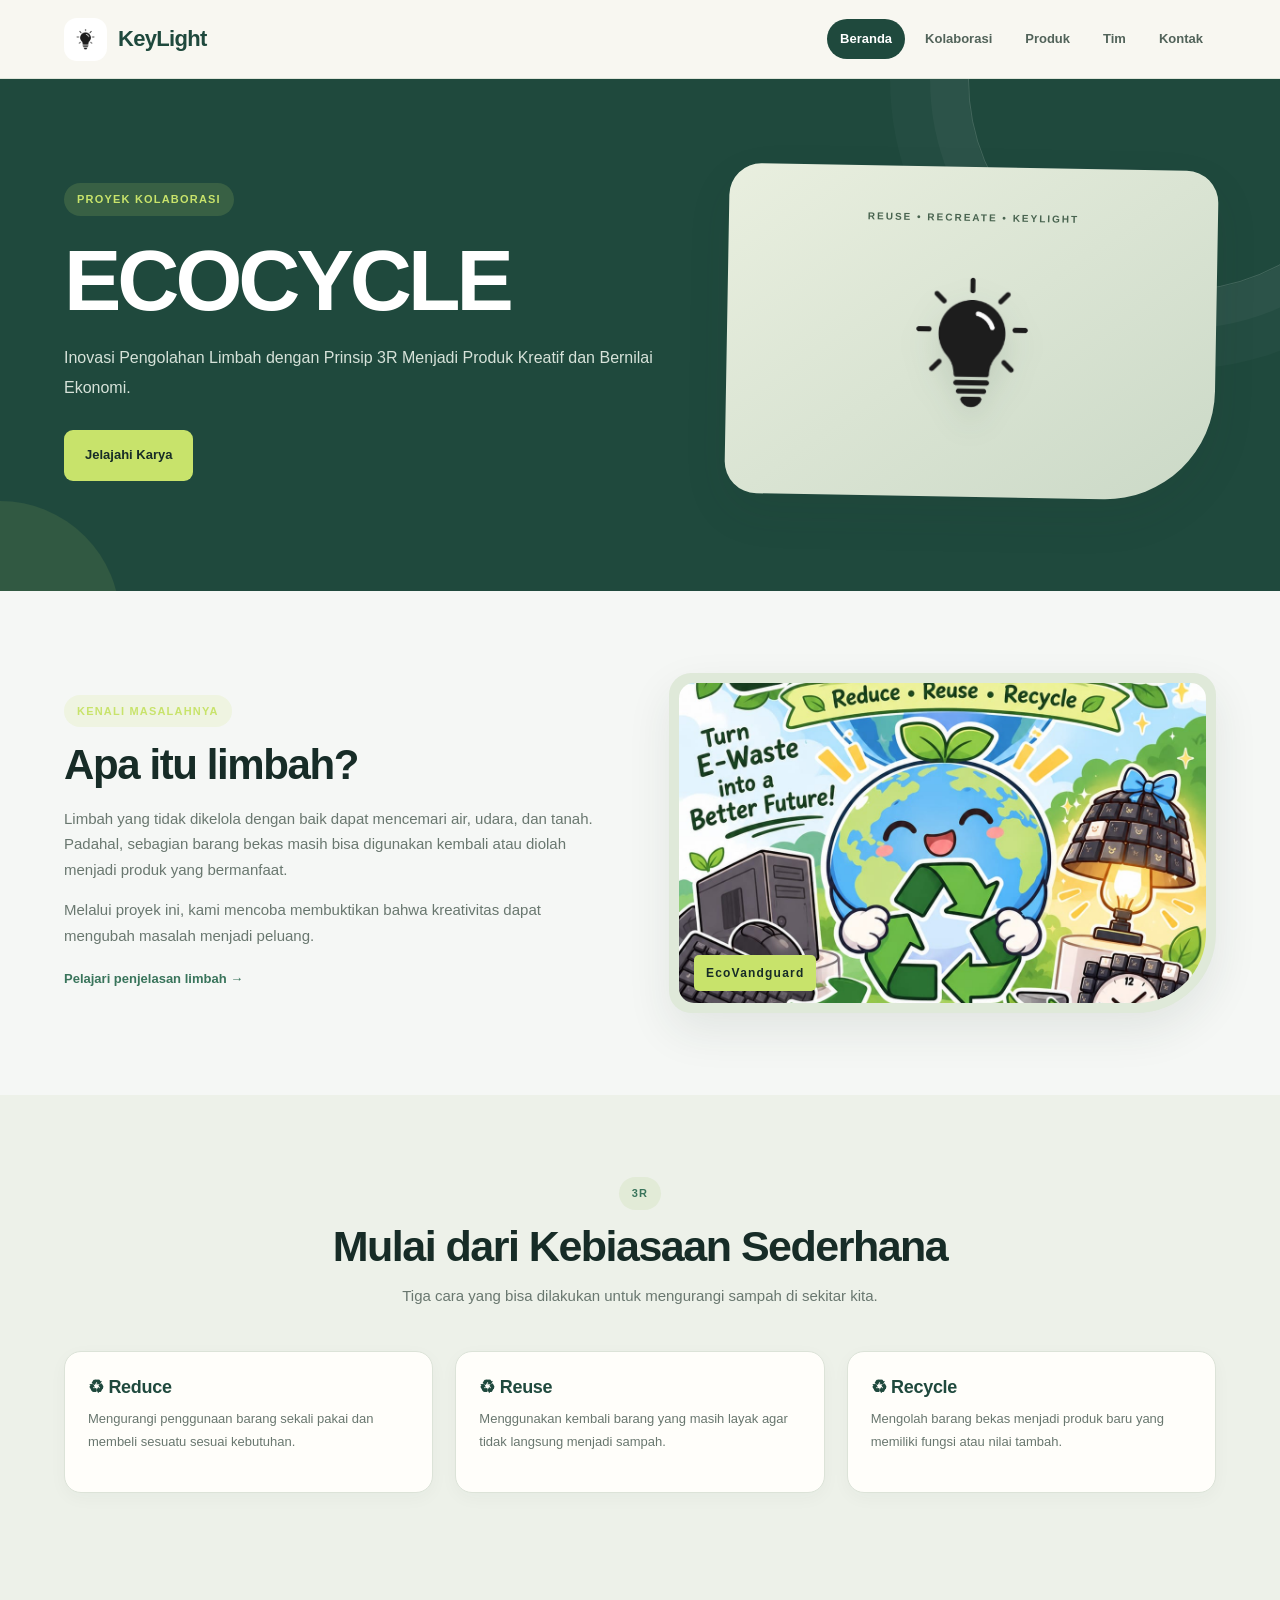
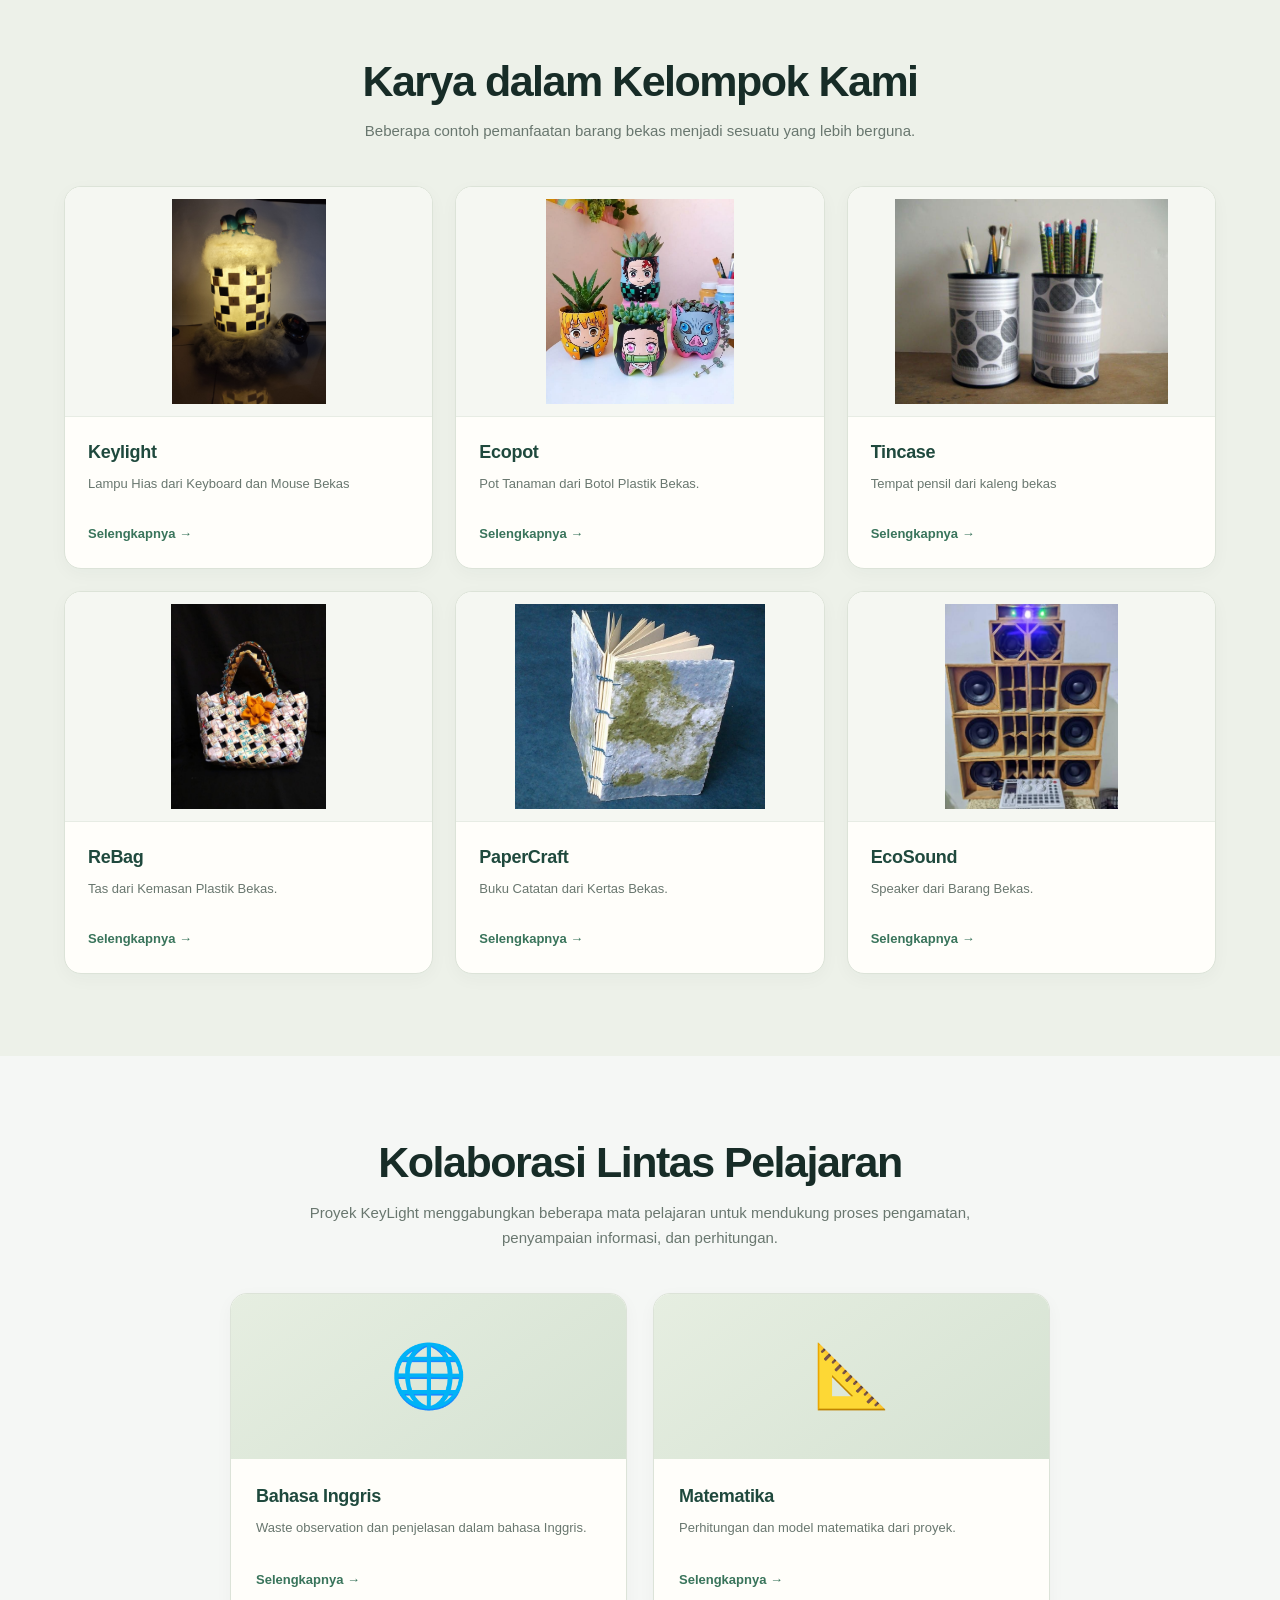
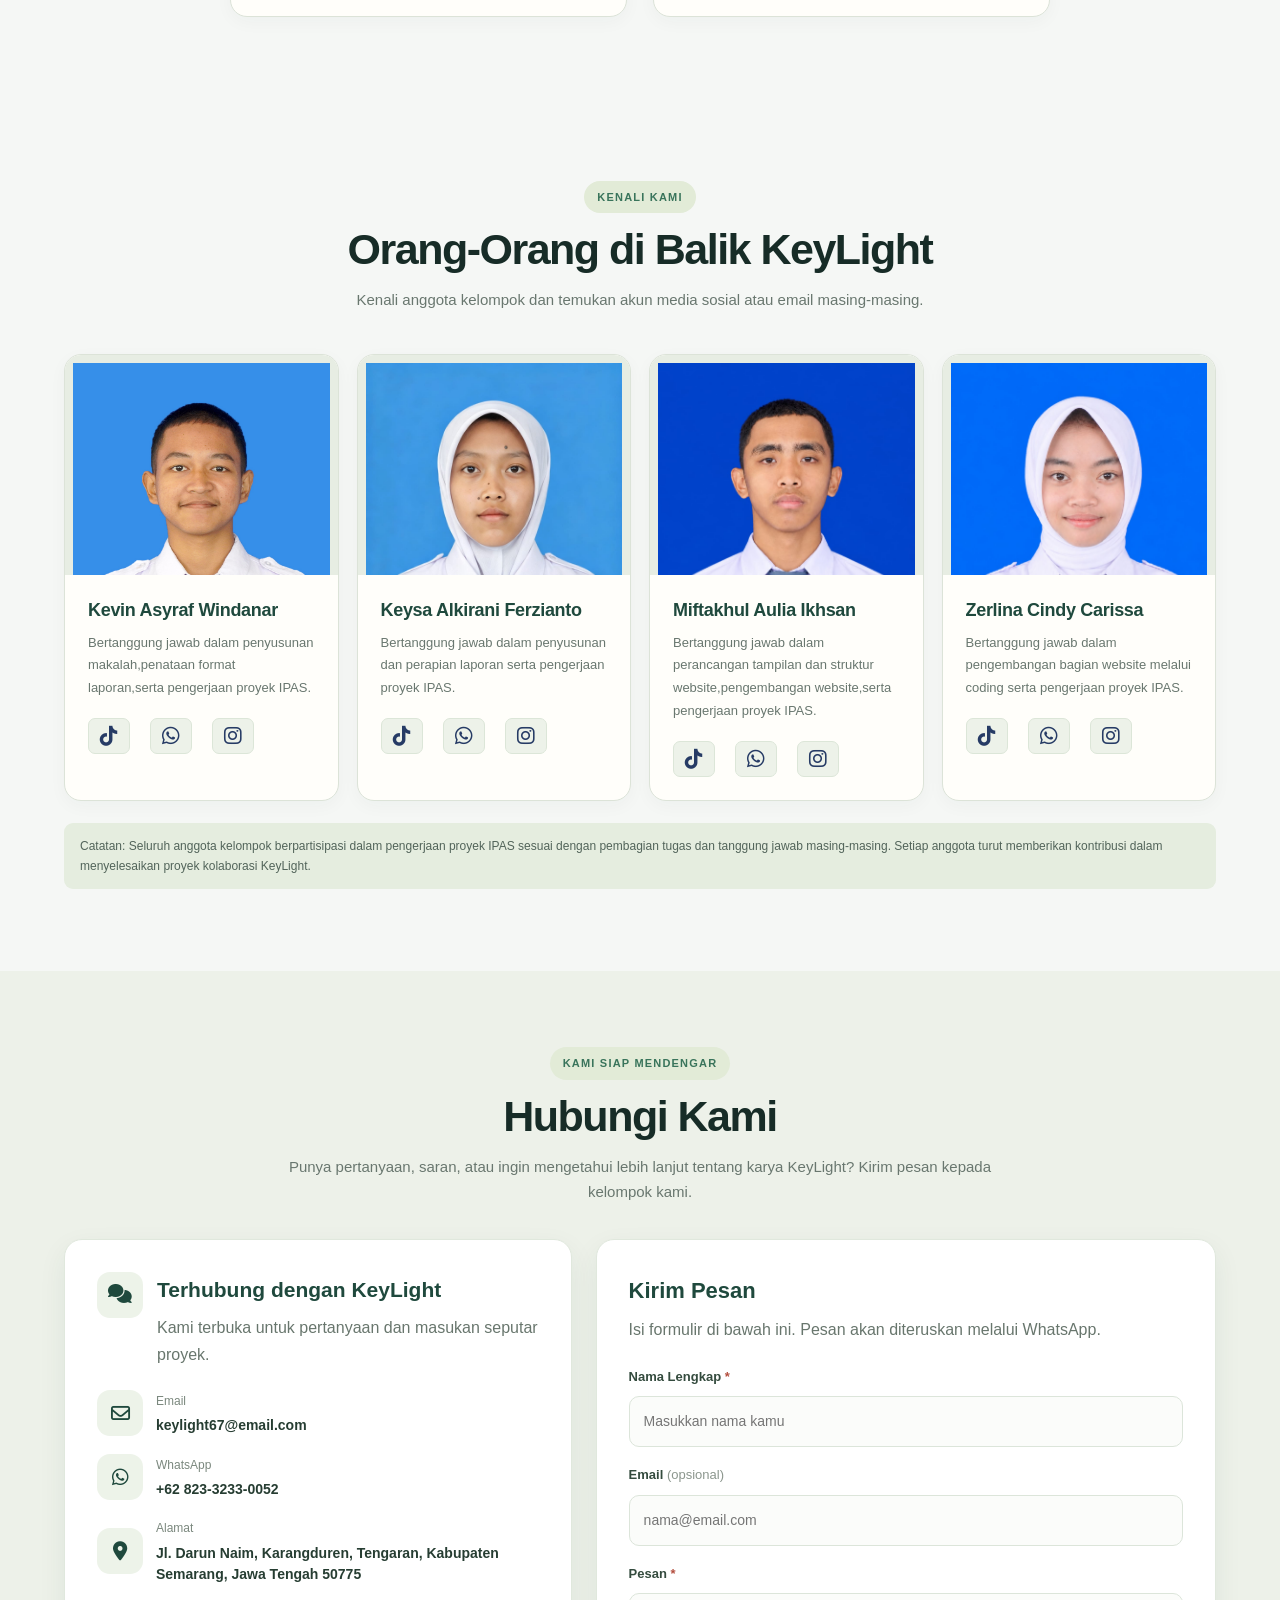
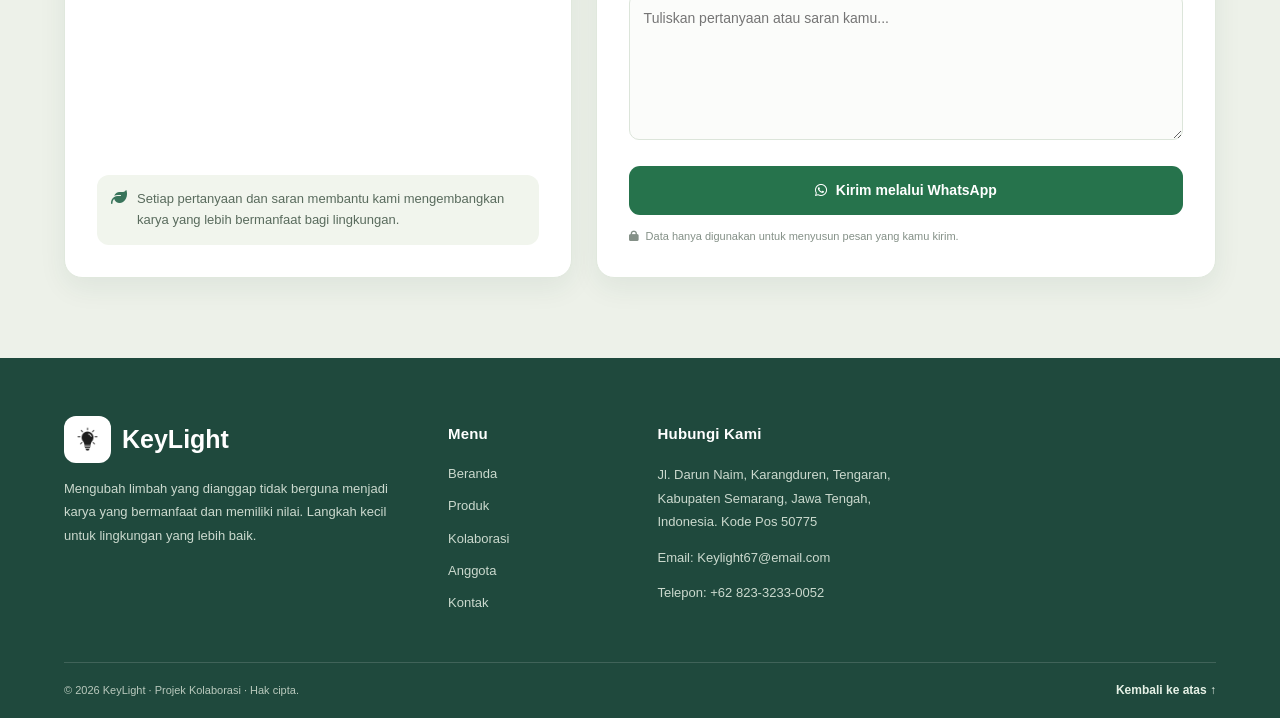
<file: index.html>
<!DOCTYPE html>
<html lang="id">

<head>
  <meta charset="UTF-8">
  <meta name="viewport" content="width=device-width, initial-scale=1.0">
  <meta name="theme-color" content="#1f493d">
  <title>KeyLight</title>
  <link rel="stylesheet" href="https://cdnjs.cloudflare.com/ajax/libs/font-awesome/6.7.2/css/all.min.css">
  <link rel="stylesheet" href="style.css">
</head>

<body id="top">
  <header class="site-header">
    <div class="container nav-wrap">
      <a class="brand" href="index.html">
        <img src="1761713173324.png" alt="Logo KeLight">KeyLight</a>
      <nav class="nav">
        <a class="active" href="index.html">Beranda</a>
        <a class="" href="index.html#kolaborasi">Kolaborasi</a>
        <a class="" href="index.html#produk">Produk</a>
        <a class="" href="index.html#tim">Tim</a>
        <a class="" href="index.html#kontak">Kontak</a>
      </nav>
    </div>
  </header>
  <main>
    <section class="hero" id="beranda">
      <div class="container hero-grid">
        <div><span class="eyebrow">PROYEK KOLABORASI</span>
          <h1>ECOCYCLE</h1>
          <p>Inovasi Pengolahan Limbah dengan Prinsip 3R Menjadi Produk Kreatif dan Bernilai Ekonomi.</p>
          <a class="btn" href="#produk">Jelajahi Karya</a>
        </div>
        <div class="hero-art"><img src="1761713173324.png" alt="Logo KeyLight"></div>
      </div>
    </section>
    <section class="section">
      <div class="container two-col">
        <div><span class="pill">KENALI MASALAHNYA</span>
          <h2>Apa itu limbah?</h2>
          <p>Limbah yang tidak dikelola dengan baik dapat mencemari air, udara, dan tanah. Padahal, sebagian barang
            bekas masih bisa digunakan kembali atau diolah menjadi produk yang bermanfaat.</p>
          <p>Melalui proyek ini, kami mencoba membuktikan bahwa kreativitas dapat mengubah masalah menjadi peluang.</p>
          <a class="text-link" href="Pengertian-limbah.html">Pelajari penjelasan limbah →</a>
        </div>
        <div class="photo-box"><img src="EcoVandguard.jpeg" alt="ecovandguard"></div>
      </div>
    </section>
    <section class="section alt">
      <div class="container">
        <div class="section-title"><span class="pill">3R</span>
          <h2>Mulai dari Kebiasaan Sederhana</h2>
          <p>Tiga cara yang bisa dilakukan untuk mengurangi sampah di sekitar kita.</p>
        </div>
        <div class="cards">
          <article class="card">
            <div class="card-body">
              <h3>♻ Reduce</h3>
              <p>Mengurangi penggunaan barang sekali pakai dan membeli sesuatu sesuai kebutuhan.</p>
            </div>
          </article>
          <article class="card">
            <div class="card-body">
              <h3>♻ Reuse</h3>
              <p>Menggunakan kembali barang yang masih layak agar tidak langsung menjadi sampah.</p>
            </div>
          </article>
          <article class="card">
            <div class="card-body">
              <h3>♻ Recycle</h3>
              <p>Mengolah barang bekas menjadi produk baru yang memiliki fungsi atau nilai tambah.</p>
            </div>
          </article>
        </div>
      </div>
    </section>
    <section class="section alt" id="produk">
      <div class="container">
        <div class="section-title">
          <h2>Karya dalam Kelompok Kami</h2>
          <p>Beberapa contoh pemanfaatan barang bekas menjadi sesuatu yang lebih berguna.</p>
        </div>
        <div class="cards">
          <article class="card">
            <div class="card-img"><img src="keyLight.jpeg" alt="Lampu hias KeyLight dari keyboard dan mouse bekas"></div>
            <div class="card-body">
              <h3>Keylight</h3>
              <p> Lampu Hias dari Keyboard dan Mouse Bekas</p><a class="text-link" href="Keylight.html">Selengkapnya
                →</a>
            </div>
          </article>
          <article class="card">
            <div class="card-img"><img src="pot botol.jpeg" alt="Ecopot, pot tanaman dari botol plastik bekas"></div>
            <div class="card-body">
              <h3>Ecopot</h3>
              <p>Pot Tanaman dari Botol Plastik Bekas.</p><a class="text-link" href="ecopot.html">Selengkapnya →</a>
            </div>
          </article>
          <article class="card">
            <div class="card-img"><img src="kaleng .jpeg" alt="TinCase, tempat pensil dari kaleng bekas"></div>
            <div class="card-body">
              <h3>Tincase</h3>
              <p>Tempat pensil dari kaleng bekas</p><a class="text-link" href="tincase.html">Selengkapnya →</a>
            </div>
          </article>
          <article class="card">
            <div class="card-img"><img src="tas.jpeg" alt="ReBag, tas dari kemasan plastik bekas"></div>
            <div class="card-body">
              <h3>ReBag</h3>
              <p>Tas dari Kemasan Plastik Bekas.</p><a class="text-link" href="rebag.html">Selengkapnya →</a>
            </div>
          </article>
          <article class="card">
            <div class="card-img"><img src="buku.jpeg" alt="PaperCraft, buku catatan dari kertas bekas"></div>
            <div class="card-body">
              <h3>PaperCraft</h3>
              <p>Buku Catatan dari Kertas Bekas.</p><a class="text-link" href="papercraf.html">Selengkapnya →</a>
            </div>
          </article>
          <article class="card">
            <div class="card-img"><img src="soud.jpeg" alt="EcoSound, speaker dari barang bekas"></div>
            <div class="card-body">
              <h3>EcoSound </h3>
              <p>Speaker dari Barang Bekas.</p><a class="text-link" href="ecosound.html">Selengkapnya →</a>
            </div>
          </article>
        </div>
      </div>
    </section>
    <section class="section" id="kolaborasi">
      <div class="container">
        <div class="section-title">
          <h2>Kolaborasi Lintas Pelajaran</h2>
          <p>Proyek KeyLight menggabungkan beberapa mata pelajaran untuk mendukung proses pengamatan, penyampaian
            informasi, dan perhitungan.</p>
        </div>
        <div class="cards collab-grid">
          <article class="card">
            <div class="card-img"><span class="symbol">🌐</span></div>
            <div class="card-body">
              <h3>Bahasa Inggris</h3>
              <p>Waste observation dan penjelasan dalam bahasa Inggris.</p><a class="text-link"
                href="Inggris.html">Selengkapnya →</a>
            </div>
          </article>
          <article class="card">
            <div class="card-img"><span class="symbol">📐</span></div>
            <div class="card-body">
              <h3>Matematika</h3>
              <p>Perhitungan dan model matematika dari proyek.</p><a class="text-link"
                href="materi-mtk.html">Selengkapnya →</a>
            </div>
          </article>
        </div>
      </div>
    </section>


    <section class="section team-section" id="tim">
      <div class="container">
        <div class="section-title"><span class="pill">KENALI KAMI</span>
          <h2>Orang-Orang di Balik KeyLight</h2>
          <p>Kenali anggota kelompok dan temukan akun media sosial atau email masing-masing.</p>
        </div>
        <div class="cards team-grid">
          <article class="card team-card">
            <div class="team-photo"><img src="foto.kevin.jpg.jpeg" alt="kevin Asyraf"></div>
            <div class="card-body">
              <h3>Kevin Asyraf Windanar</h3>
              <p>Bertanggung jawab dalam penyusunan makalah,penataan format laporan,serta pengerjaan proyek IPAS.</p>
              <div class="social-links">
                <a href="https://tiktok.com/@kevinasyraf10" target="_blank">
                  <i class="fa-brands fa-tiktok"></i>
                </a>

                <a href="https://wa.me/6281525945409" target="_blank">
                  <i class="fa-brands fa-whatsapp"></i>
                </a>

                <a href="https://instagram.com/kevinnasyraf" target="_blank">
                  <i class="fa-brands fa-instagram"></i>
                </a>
              </div>
            </div>
          </article>
          <article class="card team-card">
            <div class="team-photo"><img src="foto-keysa.jpeg" alt="foto-keysa"></div>
            <div class="card-body">
              <h3>Keysa Alkirani Ferzianto</h3>
              <p>Bertanggung jawab dalam penyusunan dan perapian laporan serta pengerjaan proyek IPAS.</p>
              <div class="social-links">
                <a href="https://tiktok.com/@yeagerrinnn" target="_blank">
                  <i class="fa-brands fa-tiktok"></i>
                </a>

                <a href="https://wa.me/6288980380995" target="_blank">
                  <i class="fa-brands fa-whatsapp"></i>
                </a>

                <a href="https://instagram.com/ferziexy" target="_blank">
                  <i class="fa-brands fa-instagram"></i>
                </a>
              </div>
            </div>
          </article>
          <article class="card team-card">
            <div class="team-photo"><img src="foto-mifta-jpg.jpeg" alt="foto mifta"></div>
            <div class="card-body">
              <h3>Miftakhul Aulia Ikhsan</h3>
              <p>Bertanggung jawab dalam perancangan tampilan dan struktur website,pengembangan website,serta pengerjaan
                proyek IPAS.</p>
              <div class="social-links">
                <a href="https://tiktok.com/@liang_xin" target="_blank">
                  <i class="fa-brands fa-tiktok"></i>
                </a>

                <a href="https://wa.me/6282332330052" target="_blank">
                  <i class="fa-brands fa-whatsapp"></i>
                </a>

                <a href="https://instagram.com/mtahzzz" target="_blank">
                  <i class="fa-brands fa-instagram"></i>
                </a>
              </div>
            </div>
          </article>
          <article class="card team-card">
            <div class="team-photo"><img src="foto.cindy.jpeg" alt="foto cindy"></div>
            <div class="card-body">
              <h3>Zerlina Cindy Carissa</h3>
              <p>Bertanggung jawab dalam pengembangan bagian website melalui coding serta pengerjaan proyek IPAS.</p>
              <div class="social-links">
                <a href="https://tiktok.com/@cndyyy" target="_blank">
                  <i class="fa-brands fa-tiktok"></i>
                </a>

                <a href="https://wa.me/6283848223524" target="_blank">
                  <i class="fa-brands fa-whatsapp"></i>
                </a>

                <a href="https://instagram.com/zrlncndy" target="_blank">
                  <i class="fa-brands fa-instagram"></i>
                </a>
              </div>
            </div>
          </article>
        </div>
        <p class="social-note">Catatan: Seluruh anggota kelompok berpartisipasi dalam pengerjaan proyek IPAS sesuai
          dengan pembagian tugas dan tanggung jawab masing-masing. Setiap anggota turut memberikan kontribusi dalam
          menyelesaikan proyek kolaborasi KeyLight.</p>
      </div>
    </section>
    <section class="section alt contact-section" id="kontak">
      <div class="container">
        <div class="section-title">
          <span class="pill">KAMI SIAP MENDENGAR</span>
          <h2>Hubungi Kami</h2>
          <p>Punya pertanyaan, saran, atau ingin mengetahui lebih lanjut tentang karya KeyLight? Kirim pesan kepada kelompok kami.</p>
        </div>

        <div class="contact-layout">
          <div class="contact-info-card">
            <div class="contact-info-heading">
              <span class="contact-icon"><i class="fa-solid fa-comments"></i></span>
              <div>
                <h3>Terhubung dengan KeyLight</h3>
                <p>Kami terbuka untuk pertanyaan dan masukan seputar proyek.</p>
              </div>
            </div>
            <a class="contact-info-item" href="mailto:keylight67@email.com">
              <span class="contact-info-icon"><i class="fa-regular fa-envelope"></i></span>
              <span><small>Email</small><strong>keylight67@email.com</strong></span>
            </a>
            <a class="contact-info-item" href="https://wa.me/6282332330052" target="_blank" rel="noopener noreferrer">
              <span class="contact-info-icon"><i class="fa-brands fa-whatsapp"></i></span>
              <span><small>WhatsApp</small><strong>+62 823-3233-0052</strong></span>
            </a>
            <div class="contact-info-item contact-address">
              <span class="contact-info-icon"><i class="fa-solid fa-location-dot"></i></span>
              <span><small>Alamat</small><strong>Jl. Darun Naim, Karangduren, Tengaran, Kabupaten Semarang, Jawa Tengah 50775</strong></span>
            </div>
            <div class="contact-note">
              <i class="fa-solid fa-leaf"></i>
              <p>Setiap pertanyaan dan saran membantu kami mengembangkan karya yang lebih bermanfaat bagi lingkungan.</p>
            </div>
          </div>

          <div class="contact-form">
            <h3>Kirim Pesan</h3>
            <p class="form-desc">Isi formulir di bawah ini. Pesan akan diteruskan melalui WhatsApp.</p>
            <form id="contactForm">
              <div class="form-group">
                <label for="nama">Nama Lengkap <span aria-hidden="true">*</span></label>
                <input type="text" id="nama" name="nama" placeholder="Masukkan nama kamu" autocomplete="name" required>
              </div>
              <div class="form-group">
                <label for="email">Email <span class="optional-label">(opsional)</span></label>
                <input type="email" id="email" name="email" placeholder="nama@email.com" autocomplete="email">
              </div>
              <div class="form-group">
                <label for="pesan">Pesan <span aria-hidden="true">*</span></label>
                <textarea id="pesan" name="pesan" rows="5" placeholder="Tuliskan pertanyaan atau saran kamu..." required></textarea>
              </div>
              <button type="submit" class="btn-kirim"><i class="fa-brands fa-whatsapp"></i> Kirim melalui WhatsApp</button>
              <p class="form-help"><i class="fa-solid fa-lock"></i> Data hanya digunakan untuk menyusun pesan yang kamu kirim.</p>
            </form>
          </div>
        </div>
      </div>
    </section>
  </main>


  <!-- FOOTER -->
  <footer class="site-footer">

    <div class="container footer-main">

      <div class="footer-brand">

        <a class="footer-logo" href="index.html">
          <img src="1761713173324.png" alt="Logo KeyLight">
          <span>KeyLight</span>
        </a>

        <p>
          Mengubah limbah yang dianggap tidak berguna
          menjadi karya yang bermanfaat dan memiliki nilai.
          Langkah kecil untuk lingkungan yang lebih baik.
        </p>


      </div>


      <div class="footer-column">
        <h3>Menu</h3>
        <a href="index.html">Beranda</a>
        <a href="index.html#produk">Produk</a>
        <a href="index.html#kolaborasi">Kolaborasi</a>
        <a href="index.html#tim">Anggota</a>
        <a href="index.html#kontak">Kontak</a>
      </div>

      <div class="footer-column footer-contact">
        <h3>Hubungi Kami</h3>

        <p>
          Jl. Darun Naim, Karangduren, Tengaran,
          Kabupaten Semarang, Jawa Tengah, Indonesia.
          Kode Pos 50775
        </p>

        <p>Email: Keylight67@email.com</p>
        <p>Telepon: +62 823-3233-0052</p>
      </div>

    </div>


    <div class="container footer-bottom">

      <p>
        © 2026 KeyLight · Projek Kolaborasi · Hak cipta.
      </p>

      <a href="#top" class="back-top">
        Kembali ke atas ↑
      </a>

    </div>

  </footer>


  <script>
    const contactForm = document.getElementById("contactForm");
    if (contactForm) {
      contactForm.addEventListener("submit", function (event) {
        event.preventDefault();
        if (!contactForm.reportValidity()) return;

        const nama = document.getElementById("nama").value.trim();
        const email = document.getElementById("email").value.trim();
        const pesan = document.getElementById("pesan").value.trim();
        const nomorTujuan = "6282332330052";
        const isiPesan = [
          "Halo KeyLight, saya ingin menghubungi kalian.",
          "",
          "Nama: " + nama,
          email ? "Email: " + email : "",
          "Pesan: " + pesan
        ].filter(Boolean).join("\n");

        const urlWhatsApp = "https://wa.me/" + nomorTujuan + "?text=" + encodeURIComponent(isiPesan);
        window.open(urlWhatsApp, "_blank", "noopener,noreferrer");
      });
    }
  </script>
</body>

</html>
</file>
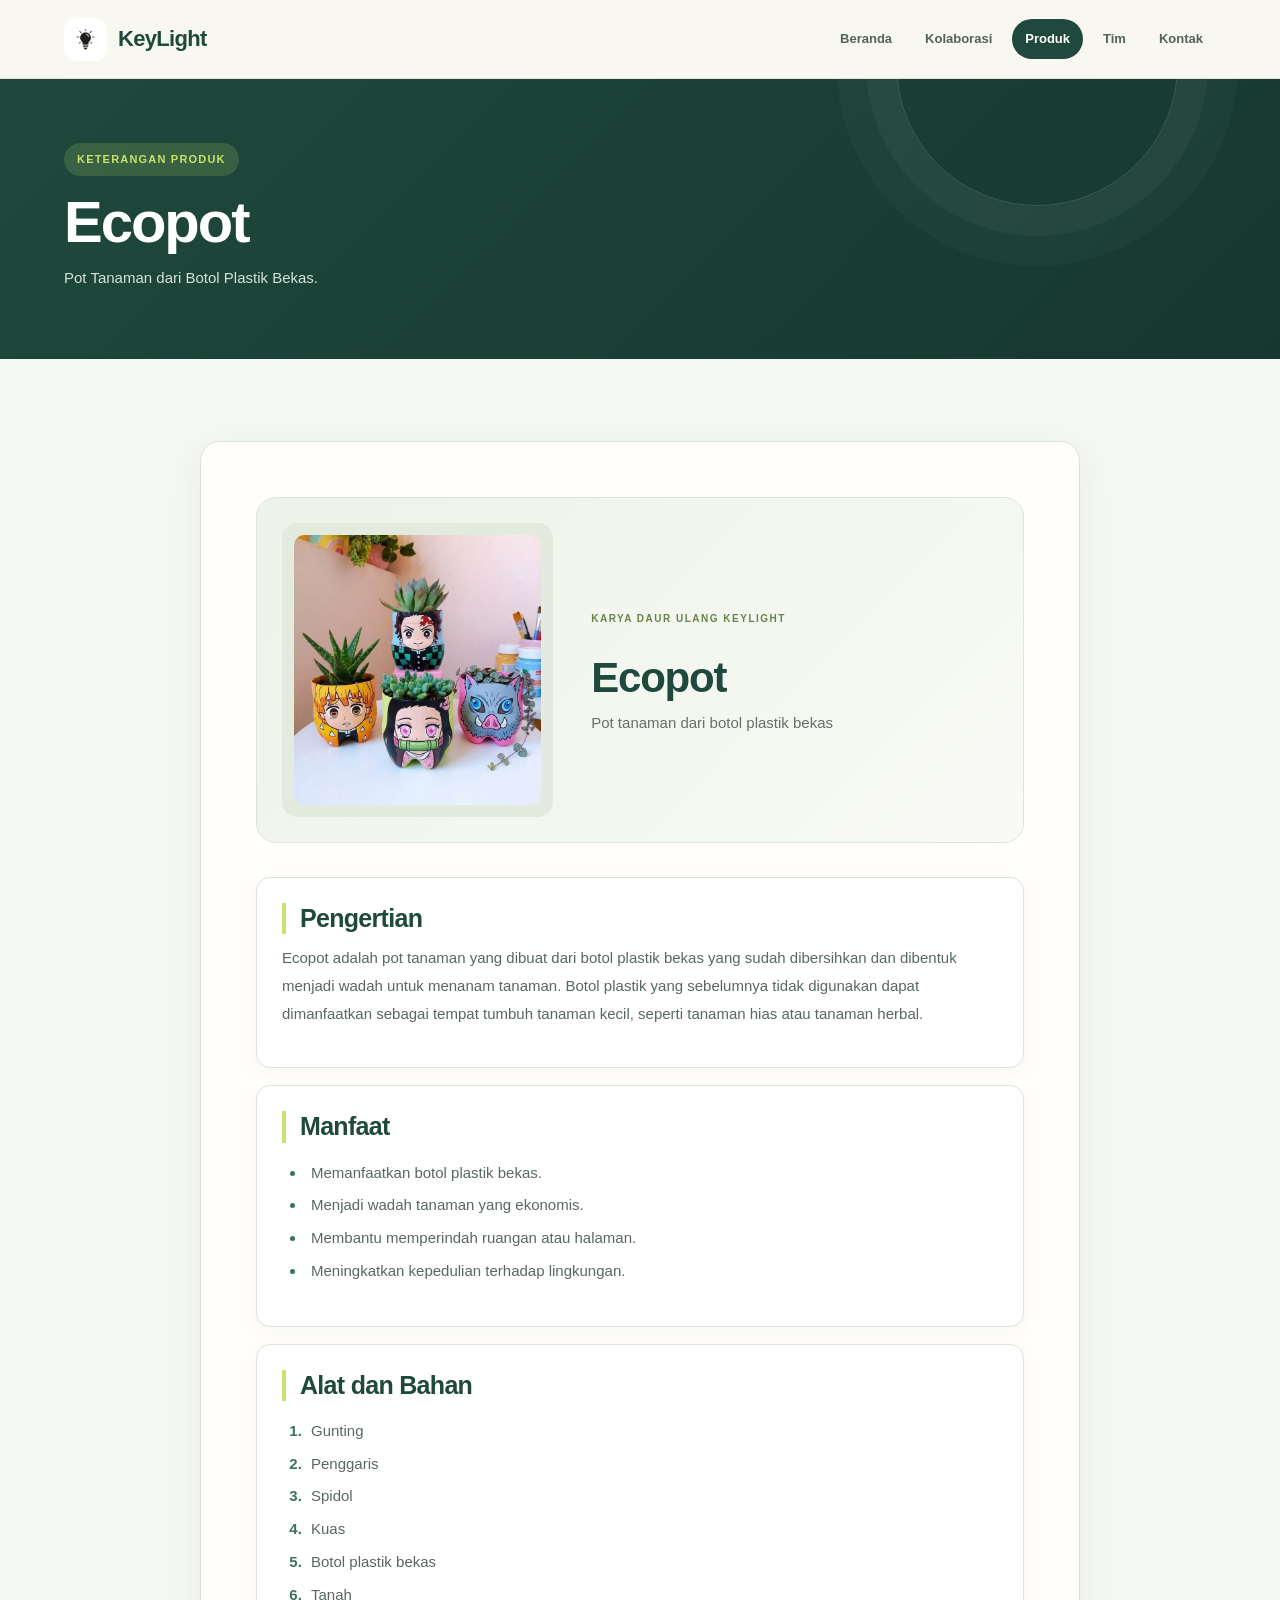
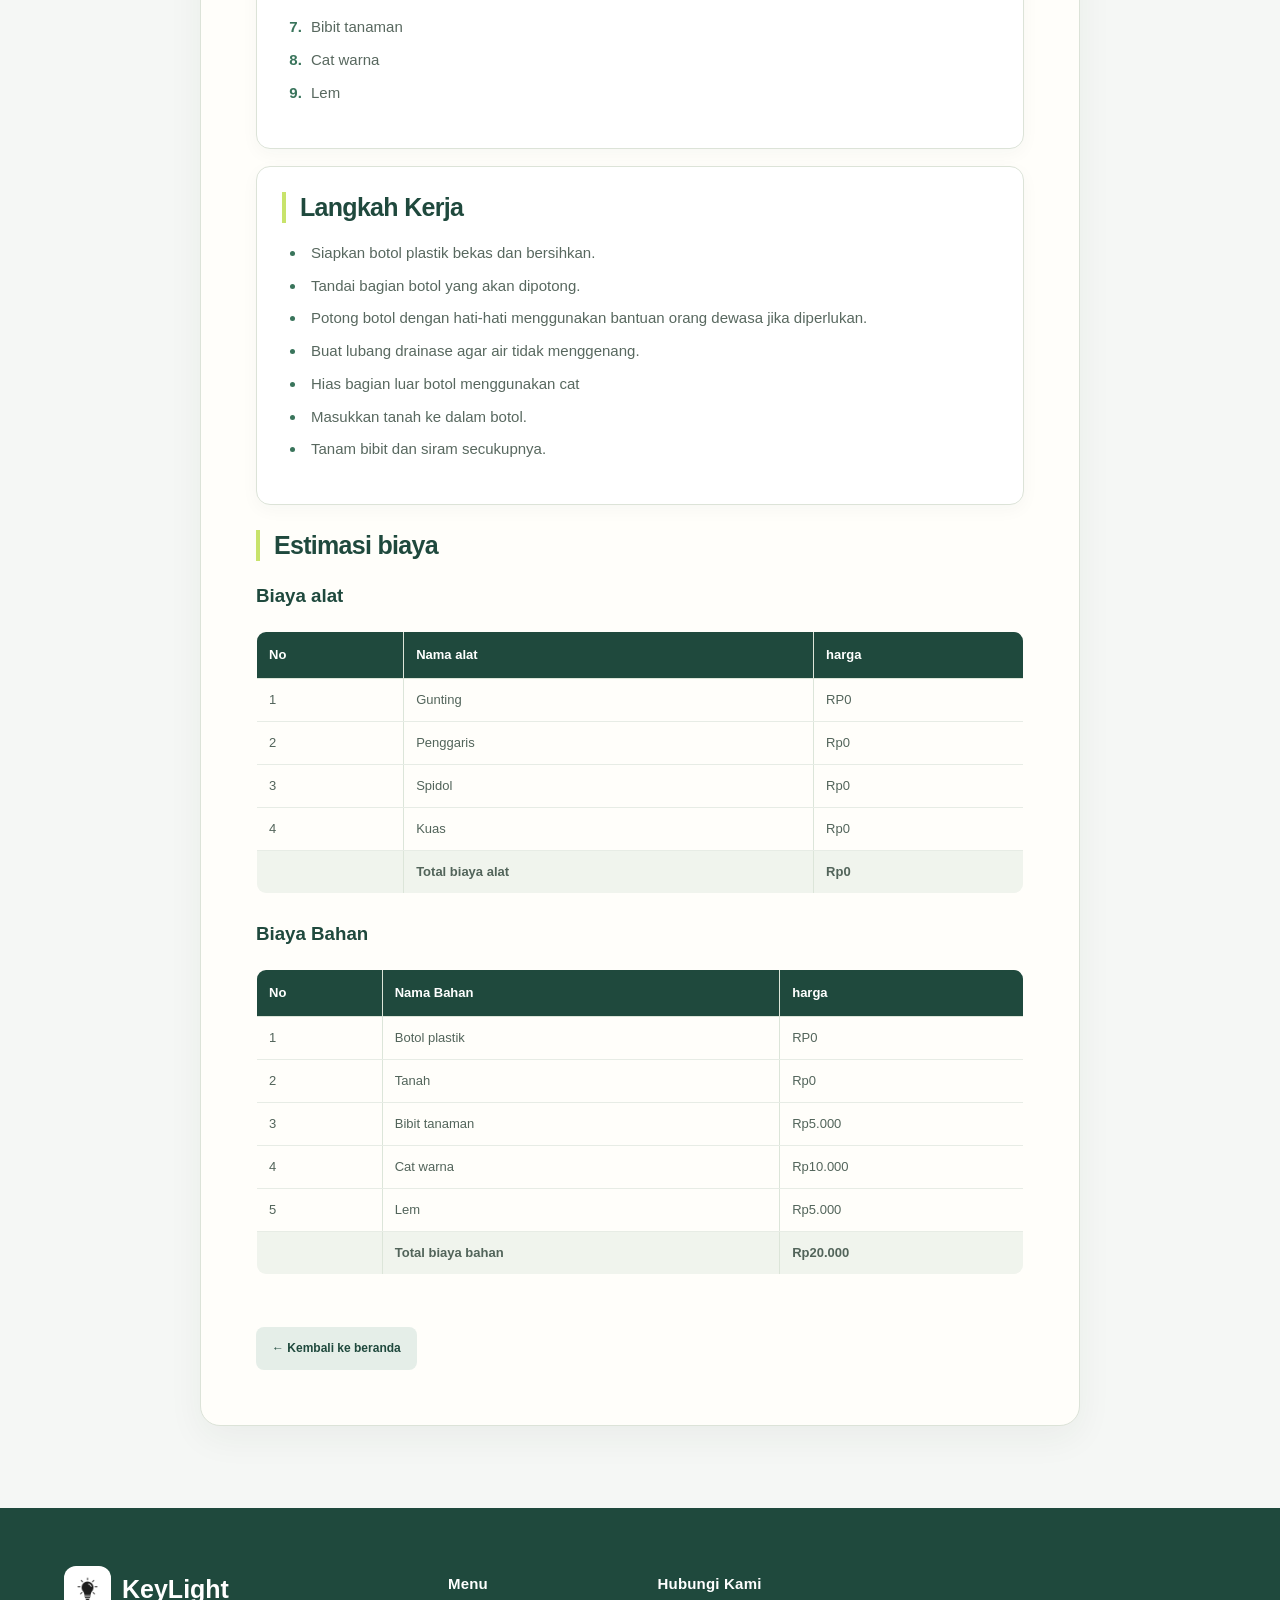
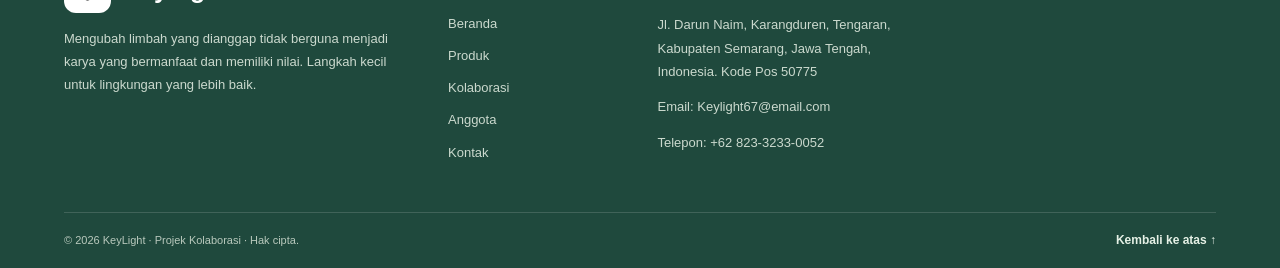
<file: ecopot.html>
<!DOCTYPE html>
<html lang="id">

<head>
  <meta charset="UTF-8">
  <meta name="viewport" content="width=device-width, initial-scale=1.0">
  <meta name="theme-color" content="#1f493d">
  <title>Ecopot | KeyLight</title>
  <link rel="stylesheet" href="style.css">
</head>

<body id="top">
  <header class="site-header">
    <div class="container nav-wrap"><a class="brand" href="index.html"><img src="1761713173324.png"
          alt="Logo KeyLight">KeyLight</a>
      <nav class="nav">
        <a class="" href="index.html">Beranda</a>
        <a class="" href="index.html#kolaborasi">Kolaborasi</a>
        <a class="active" href="index.html#produk">Produk</a>
        <a class="" href="index.html#tim">Tim</a><a class="" href="index.html#kontak">Kontak</a>
      </nav>
    </div>
  </header>
  <section class="page-hero">
    <div class="container"><span class="pill">Keterangan produk</span>
      <h1>Ecopot</h1>
      <p>Pot Tanaman dari Botol Plastik Bekas.</p>
    </div>
  </section>
  <main class="section">
    <div class="container article">
      <header class="product-intro">
        <div class="product-intro-image"><img src="pot botol.jpeg" alt="Ecopot - Pot tanaman dari botol plastik bekas"></div>
        <div class="product-intro-copy"><span class="product-eyebrow">KARYA DAUR ULANG KEYLIGHT</span><h2>Ecopot</h2><p>Pot tanaman dari botol plastik bekas</p></div>
      </header>

      <div class="container">
        <div class="card">

          <h2>Pengertian</h2>
          <p>Ecopot adalah pot tanaman yang dibuat dari botol plastik bekas yang sudah dibersihkan dan dibentuk menjadi
            wadah untuk menanam tanaman.
            Botol plastik yang sebelumnya tidak digunakan dapat dimanfaatkan sebagai tempat tumbuh tanaman kecil,
            seperti tanaman hias atau tanaman herbal.
          </p>
        </div>

        <div class="card">
          <h2>Manfaat</h2>
          <ul>
            <li>Memanfaatkan botol plastik bekas.</li>
            <li>Menjadi wadah tanaman yang ekonomis.</li>
            <li>Membantu memperindah ruangan atau halaman.</li>
            <li>Meningkatkan kepedulian terhadap lingkungan.</li>
          </ul>
        </div>

        <div class="card">
          <h2>Alat dan Bahan</h2>
          <ol>
            <li>Gunting</li>
            <li>Penggaris</li>
            <li>Spidol</li>
            <li>Kuas</li>
            <li>Botol plastik bekas </li>
            <li>Tanah </li>
            <li>Bibit tanaman </li>
            <li>Cat warna </li>
            <li>Lem </li>
          </ol>
        </div>

        <div class="card">
          <h2>Langkah Kerja</h2>
          <ul>
            <li>Siapkan botol plastik bekas dan bersihkan.</li>
            <li>Tandai bagian botol yang akan dipotong.</li>
            <li>Potong botol dengan hati-hati menggunakan bantuan orang dewasa jika diperlukan.</li>
            <li>Buat lubang drainase agar air tidak menggenang.</li>
            <li>Hias bagian luar botol menggunakan cat</li>
            <li>Masukkan tanah ke dalam botol.</li>
            <li>Tanam bibit dan siram secukupnya.</li>
          </ul>
        </div>
        <div>
         <h2>Estimasi biaya</h2>
         <h3>Biaya alat</h3>
          <table border="1">
             <thead>
              <th>No</th>
              <th>Nama alat</th>
              <th>harga</th>
            </thead>
            <tbody>
              <tr>
                <td>1</td>
                <td>Gunting</td>
                <td>RP0</td>
              </tr>
              <tr>
                <td>2</td>
                <td>Penggaris</td>
                <td>Rp0</td>
              </tr>
              <tr>
                <td>3</td>
                <td>Spidol</td>
                <td>Rp0</td>
              </tr>
              <tr>
                <td>4</td>
                <td>Kuas</td>
                <td>Rp0</td>
              </tr>
              <tr>
                <td> </td>
                <td>Total biaya alat</td>
                <td>Rp0</td>
              </tr>
            </tbody>
          </table>
            
          <h3>Biaya Bahan</h3>
          <table border="1">
             <thead>
              <th>No</th>
              <th>Nama Bahan</th>
              <th>harga</th>
            </thead>
            <tbody>
              <tr>
                <td>1</td>
                <td>Botol plastik</td>
                <td>RP0</td>
              </tr>
              <tr>
                <td>2</td>
                <td>Tanah</td>
                <td>Rp0</td>
              </tr>
              <tr>
                <td>3</td>
                <td>Bibit tanaman</td>
                <td>Rp5.000</td>
              </tr>
              <tr>
                <td>4</td>
                <td>Cat warna</td>
                <td>Rp10.000</td>
              </tr>
              <tr>
                <td>5</td>
                <td>Lem</td>
                <td>Rp5.000</td>
              </tr>
              <tr>
                <td> </td>
                <td>Total biaya bahan</td>
                <td>Rp20.000</td>
              </tr>
          </tbody>
          </table>
        </div>
        <a class="back" href="index.html">← Kembali ke beranda</a>
    </div>
  </main>
   <!-- FOOTER -->
  <footer class="site-footer">

    <div class="container footer-main">

      <div class="footer-brand">

        <a class="footer-logo" href="index.html">
          <img src="1761713173324.png" alt="Logo KeyLight">
          <span>KeyLight</span>
        </a>

        <p>
          Mengubah limbah yang dianggap tidak berguna
          menjadi karya yang bermanfaat dan memiliki nilai.
          Langkah kecil untuk lingkungan yang lebih baik.
        </p>


      </div>


      <div class="footer-column">
        <h3>Menu</h3>
        <a href="index.html">Beranda</a>
        <a href="index.html#produk">Produk</a>
        <a href="index.html#kolaborasi">Kolaborasi</a>
        <a href="index.html#tim">Anggota</a>
        <a href="index.html#kontak">Kontak</a>
      </div>

      <div class="footer-column footer-contact">
        <h3>Hubungi Kami</h3>

        <p>
          Jl. Darun Naim, Karangduren, Tengaran,
          Kabupaten Semarang, Jawa Tengah, Indonesia.
          Kode Pos 50775
        </p>

        <p>Email: Keylight67@email.com</p>
        <p>Telepon: +62 823-3233-0052</p>
      </div>

    </div>


    <div class="container footer-bottom">

      <p>
        © 2026 KeyLight · Projek Kolaborasi · Hak cipta.
      </p>

      <a href="#top" class="back-top">
        Kembali ke atas ↑
      </a>

    </div>

  </footer>

</body>

</html>
</file>
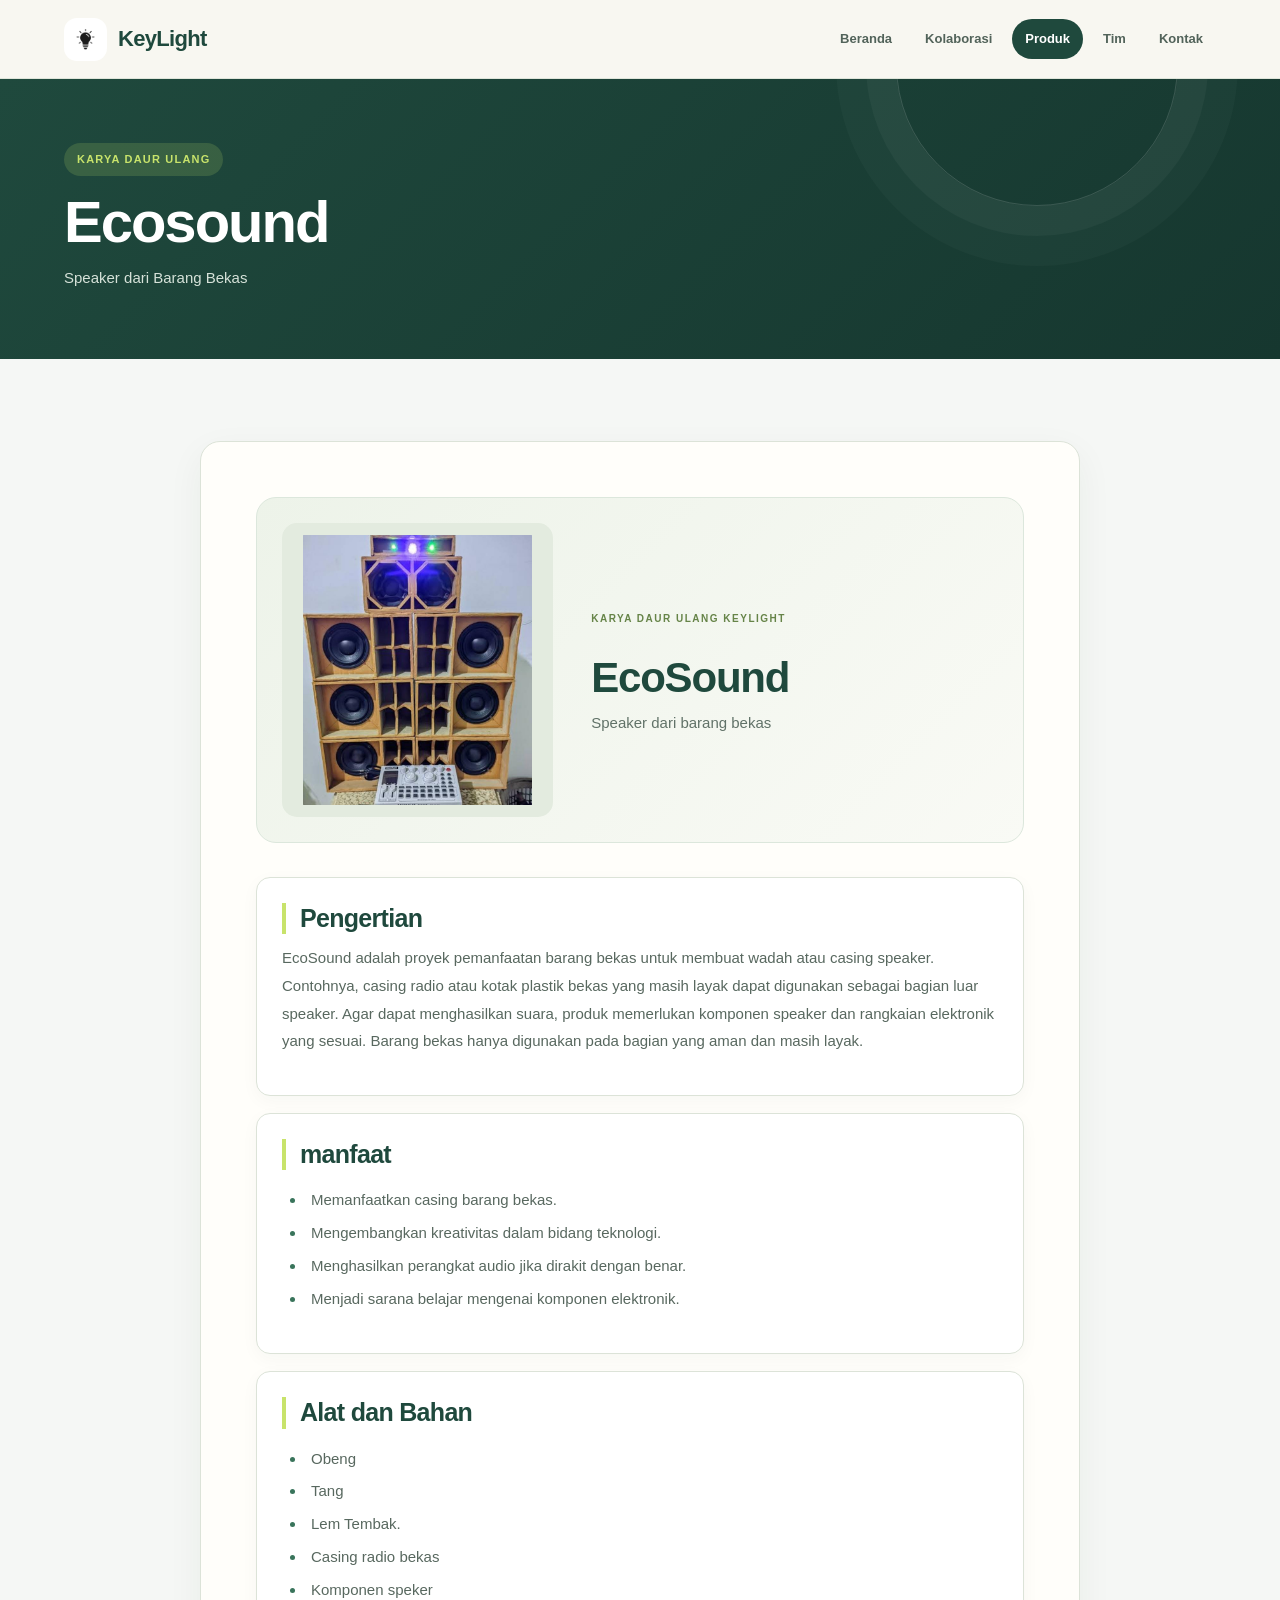
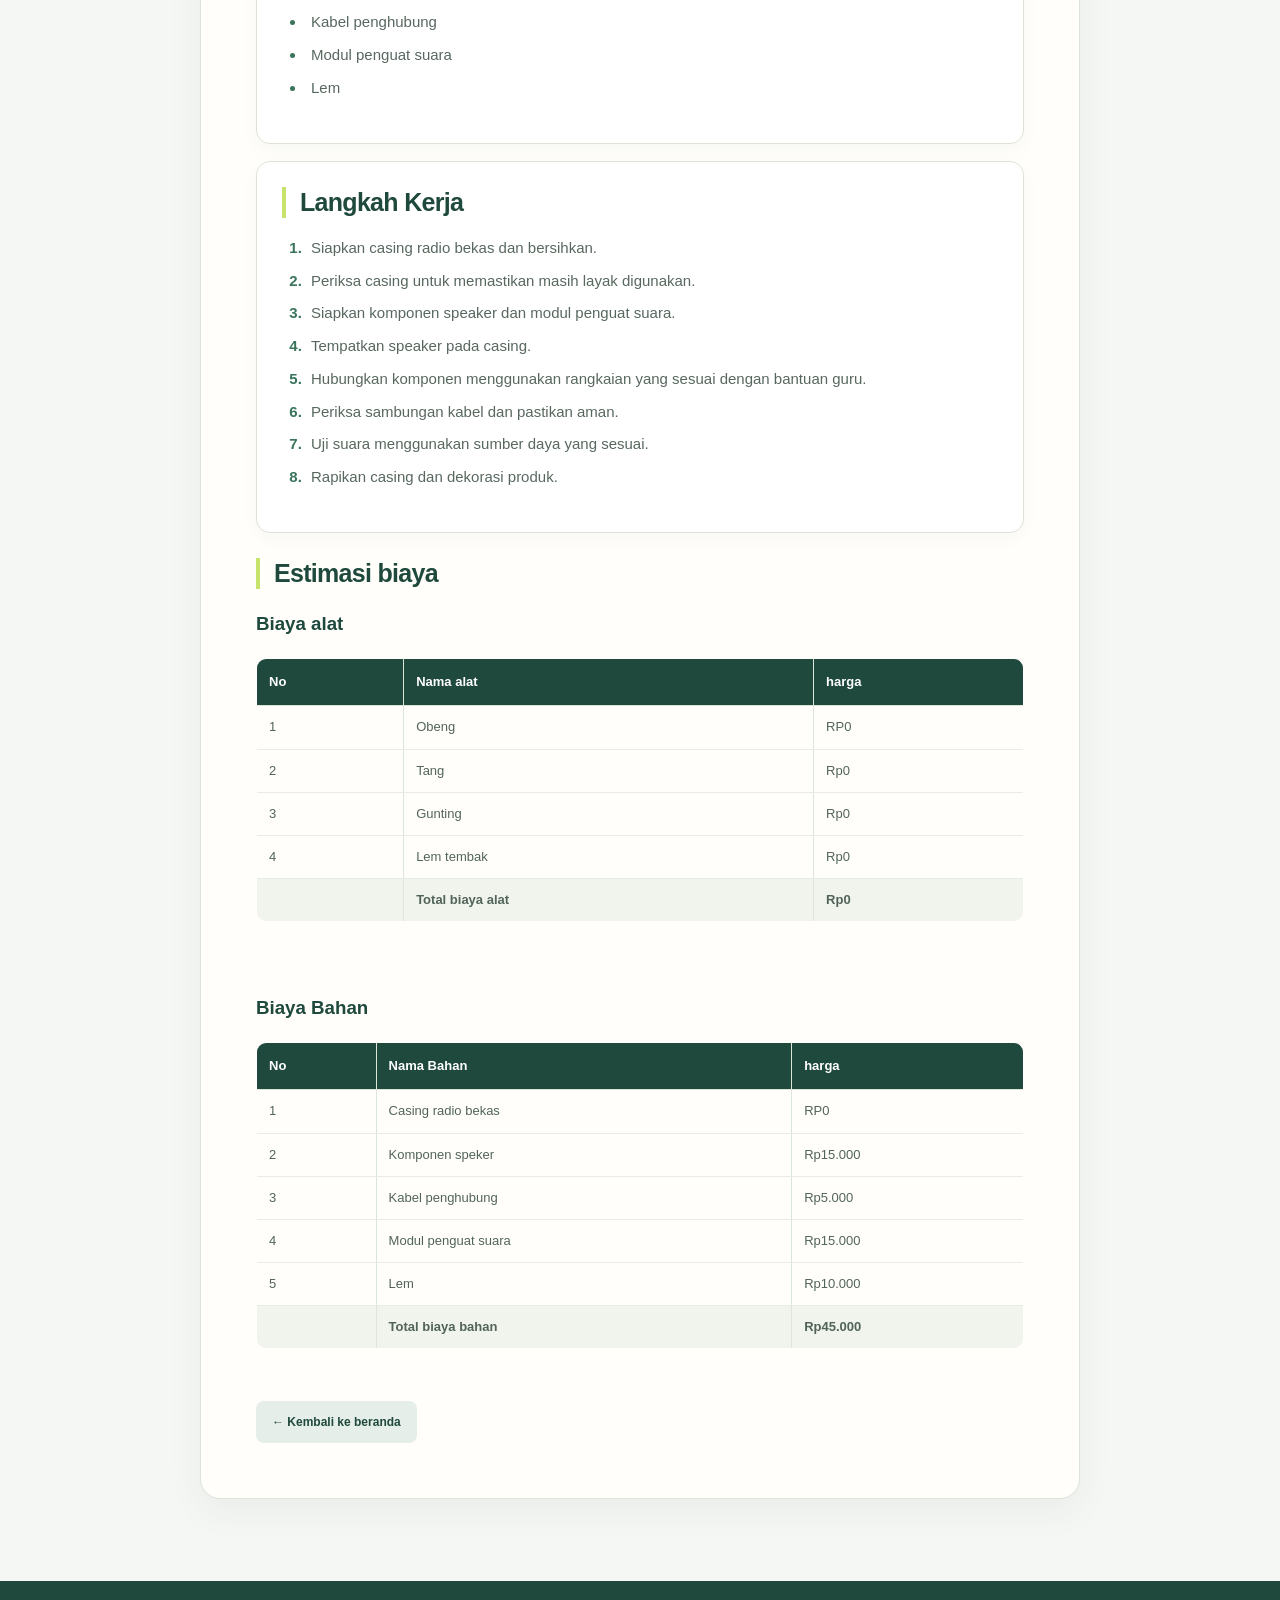
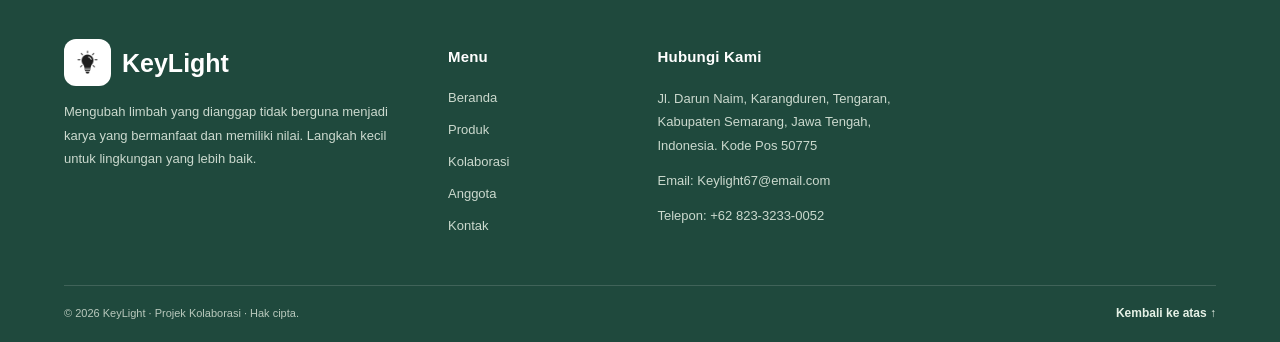
<file: ecosound.html>
<!DOCTYPE html>
<html lang="id">

<head>
  <meta charset="UTF-8">
  <meta name="viewport" content="width=device-width, initial-scale=1.0">
  <meta name="theme-color" content="#1f493d">
  <title>EcoSound | KeyLight</title>
  <link rel="stylesheet" href="style.css">
</head>

<body id="top">
  <header class="site-header">
    <div class="container nav-wrap"><a class="brand" href="index.html"><img src="1761713173324.png"
          alt="Logo KeyLight">KeyLight</a>
      <nav class="nav"><a class="" href="index.html">Beranda</a>
        <a class="" href="index.html#kolaborasi">Kolaborasi</a>
        <a class="active" href="index.html#produk">Produk</a>
        <a class="" href="index.html#tim">Tim</a>
        <a class="" href="index.html#kontak">Kontak</a>
      </nav>
    </div>
  </header>
  <section class="page-hero">
    <div class="container"><span class="pill">KARYA DAUR ULANG</span>
      <h1>Ecosound</h1>
      <p>Speaker dari Barang Bekas</p>
    </div>
  </section>
  <main class="section">
    <div class="container article">
      <header class="product-intro">
        <div class="product-intro-image"><img src="soud.jpeg" alt="EcoSound - Speaker dari barang bekas"></div>
        <div class="product-intro-copy"><span class="product-eyebrow">KARYA DAUR ULANG KEYLIGHT</span><h2>EcoSound</h2><p>Speaker dari barang bekas</p></div>
      </header>

      <div class="container">
        <div class="card">

          <h2>Pengertian</h2>
          <p>EcoSound adalah proyek pemanfaatan barang bekas untuk membuat wadah atau casing speaker. Contohnya, casing
            radio atau kotak plastik bekas yang masih layak dapat digunakan sebagai bagian luar speaker.
            Agar dapat menghasilkan suara, produk memerlukan komponen speaker dan rangkaian elektronik yang sesuai.
            Barang bekas hanya digunakan pada bagian yang aman dan masih layak.
          </p>
        </div>
        <div class="card">
          <h2>manfaat</h2>
          <ul>
            <li>Memanfaatkan casing barang bekas.</li>
            <li>Mengembangkan kreativitas dalam bidang teknologi.</li>
            <li>Menghasilkan perangkat audio jika dirakit dengan benar.</li>
            <li>Menjadi sarana belajar mengenai komponen elektronik.</li>
          </ul>
        </div>
        <div class="card">
          <h2>Alat dan Bahan</h2>
          <ul>
            <li>Obeng</li>
            <li>Tang</li>
            <li>Lem Tembak.</li>
            <li>Casing radio bekas</li>
            <li>Komponen speker</li>
            <li>Kabel penghubung</li>
            <li>Modul penguat suara</li>
            <li>Lem</li>
          </ul>
        </div>
        <div class="card">
          <h2>Langkah Kerja</h2>
          <ol>
            <li>Siapkan casing radio bekas dan bersihkan.
            <li>Periksa casing untuk memastikan masih layak digunakan.
            <li>Siapkan komponen speaker dan modul penguat suara.
            <li>Tempatkan speaker pada casing.
            <li>Hubungkan komponen menggunakan rangkaian yang sesuai dengan bantuan guru.
            <li>Periksa sambungan kabel dan pastikan aman.
            <li>Uji suara menggunakan sumber daya yang sesuai.
            <li>Rapikan casing dan dekorasi produk.
          </ol>
        </div>
        <div>
          <h2>Estimasi biaya</h2>
          <h3>Biaya alat</h3>
          <table border="1">
            <thead>
              <th>No</th>
              <th>Nama alat</th>
              <th>harga</th>
            </thead>
            <tbody>
              <tr>
                <td>1</td>
                <td>Obeng </td>
                <td>RP0</td>
              </tr>
              <tr>
                <td>2</td>
                <td>Tang</td>
                <td>Rp0</td>
              </tr>
              <tr>
                <td>3</td>
                <td>Gunting</td>
                <td>Rp0</td>
              </tr>
              <tr>
                <td>4</td>
                <td>Lem tembak</td>
                <td>Rp0</td>
              </tr>
              <tr>
                <td> </td>
                <td>Total biaya alat</td>
                <td>Rp0</td>
              </tr>
            </tbody>
          </table>

          <br>

          <h3>Biaya Bahan</h3>
          <table border="1">
            <thead>
              <th>No</th>
              <th>Nama Bahan</th>
              <th>harga</th>
            </thead>
            <tbody>
              <tr>
                <td>1</td>
                <td>Casing radio bekas</td>
                <td>RP0</td>
              </tr>
              <tr>
                <td>2</td>
                <td>Komponen speker</td>
                <td>Rp15.000</td>
              </tr>
              <tr>
                <td>3</td>
                <td>Kabel penghubung</td>
                <td>Rp5.000</td>
              </tr>
              <tr>
                <td>4</td>
                <td>Modul penguat suara</td>
                <td>Rp15.000</td>
              </tr>
              <tr>
                <td>5</td>
                <td>Lem</td>
                <td>Rp10.000</td>
              </tr>
              <tr>
                <td> </td>
                <td>Total biaya bahan</td>
                <td>Rp45.000</td>
              </tr>
            </tbody>
          </table>
        </div>
      </div>
      <a class="back" href="index.html">← Kembali ke beranda</a>
    </div>
  </main>
 <!-- FOOTER -->
  <footer class="site-footer">

    <div class="container footer-main">

      <div class="footer-brand">

        <a class="footer-logo" href="index.html">
          <img src="1761713173324.png" alt="Logo KeyLight">
          <span>KeyLight</span>
        </a>

        <p>
          Mengubah limbah yang dianggap tidak berguna
          menjadi karya yang bermanfaat dan memiliki nilai.
          Langkah kecil untuk lingkungan yang lebih baik.
        </p>


      </div>


      <div class="footer-column">
        <h3>Menu</h3>
        <a href="index.html">Beranda</a>
        <a href="index.html#produk">Produk</a>
        <a href="index.html#kolaborasi">Kolaborasi</a>
        <a href="index.html#tim">Anggota</a>
        <a href="index.html#kontak">Kontak</a>
      </div>

      <div class="footer-column footer-contact">
        <h3>Hubungi Kami</h3>

        <p>
          Jl. Darun Naim, Karangduren, Tengaran,
          Kabupaten Semarang, Jawa Tengah, Indonesia.
          Kode Pos 50775
        </p>

        <p>Email: Keylight67@email.com</p>
        <p>Telepon: +62 823-3233-0052</p>
      </div>

    </div>


    <div class="container footer-bottom">

      <p>
        © 2026 KeyLight · Projek Kolaborasi · Hak cipta.
      </p>

      <a href="#top" class="back-top">
        Kembali ke atas ↑
      </a>

    </div>

  </footer>

</body>

</html>
</file>
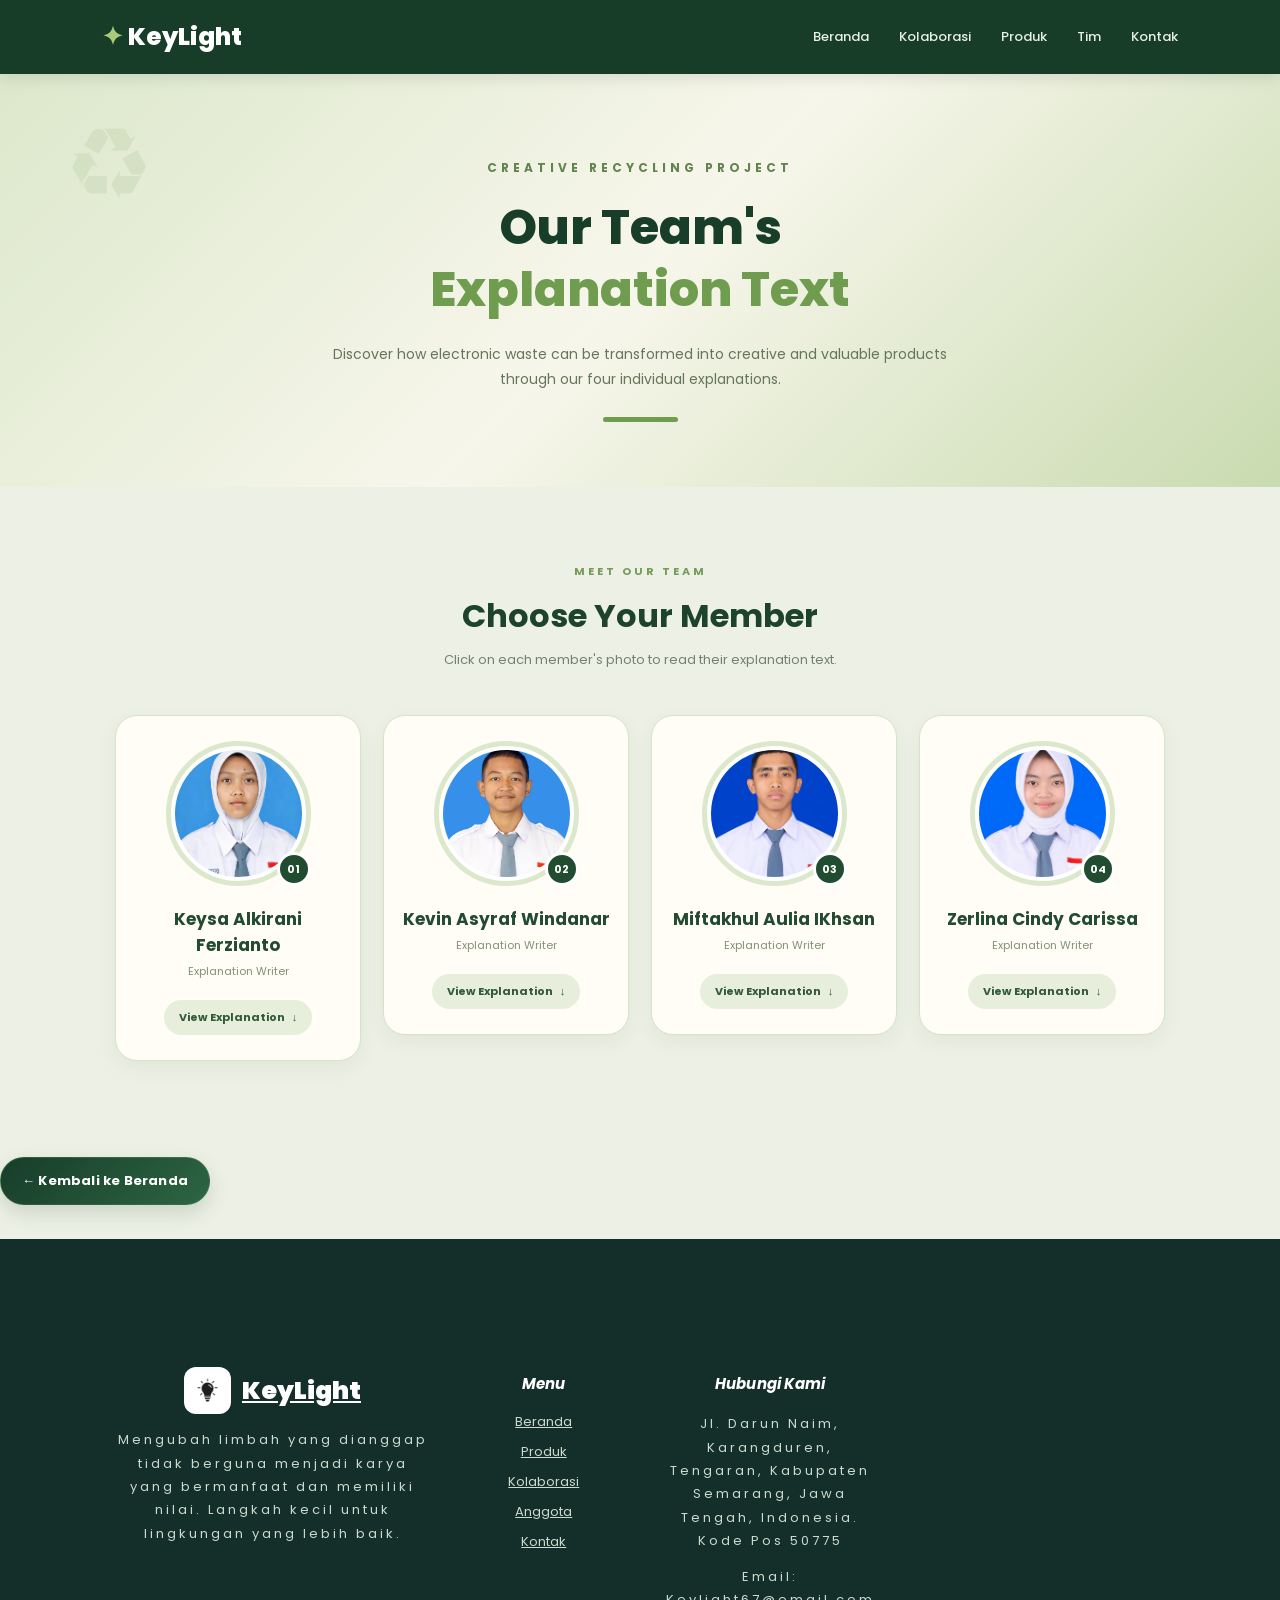
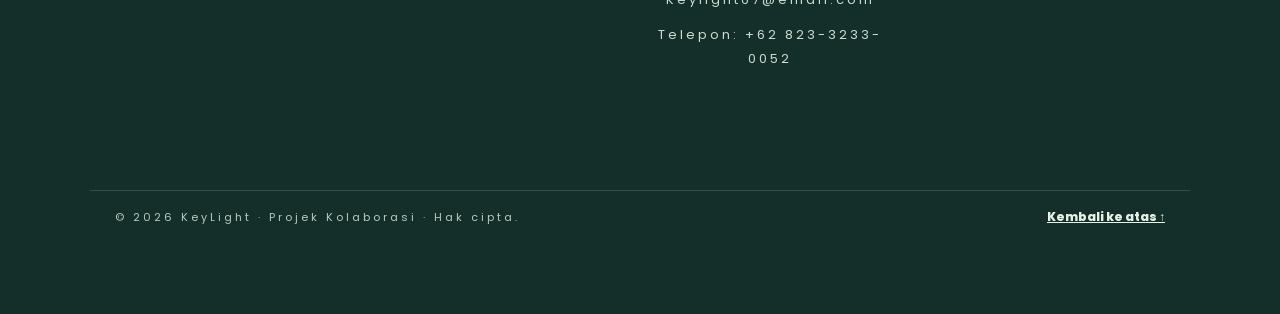
<file: Inggris.html>
<!DOCTYPE html>
<html lang="en">

<head>
    <meta charset="UTF-8">
    <meta name="viewport" content="width=device-width, initial-scale=1.0">

    <title>KeyLight | Team Explanation</title>

    <link rel="preconnect" href="https://fonts.googleapis.com">
    <link rel="preconnect" href="https://fonts.gstatic.com" crossorigin>

    <link href="https://fonts.googleapis.com/css2?family=Poppins:wght@400;500;600;700;800&display=swap"
        rel="stylesheet">

    <link rel="stylesheet" href="inggris.css">
</head>

<body>
    <!-- NAVBAR -->
    <nav class="site-navbar">

        <a href="#beranda" class="nav-logo">
            <span>✦</span> KeyLight
        </a>

        <div class="nav-menu">

            <a class="" href="index.html">Beranda</a>
            <a class="" href="index.html#kolaborasi">Kolaborasi</a>
            <a class="active" href="index.html#produk">Produk</a>
            <a class="" href="index.html#tim">Tim</a><a class="" href="index.html#kontak">Kontak</a>

        </div>

    </nav>

    <!-- HERO SECTION -->
    <header class="hero">

        <div class="hero-decoration">♻</div>

        <p class="subtitle">CREATIVE RECYCLING PROJECT</p>

        <h1>
            Our Team's
            <span>Explanation Text</span>
        </h1>

        <p class="hero-description">
            Discover how electronic waste can be transformed
            into creative and valuable products through our
            four individual explanations.
        </p>

        <div class="hero-line"></div>

    </header>


    <!-- TEAM SECTION -->
    <main class="container">

        <div class="section-heading">

            <span class="small-title">MEET OUR TEAM</span>

            <h2>Choose Your Member</h2>

            <p>
                Click on each member's photo to read their
                explanation text.
            </p>

        </div>


        <!-- MEMBER CARDS -->
        <div class="team-grid">


            <!-- MEMBER 1 -->
            <details class="member-card">

                <summary>

                    <div class="photo-wrapper">
                        <img src="foto-keysa.jpeg" alt="foto keysa">
                        <span class="number">01</span>
                    </div>

                    <h3>Keysa Alkirani Ferzianto</h3>

                    <p class="member-role">
                        Explanation Writer
                    </p>

                    <span class="click-text">
                        View Explanation
                        <span class="arrow">↓</span>
                    </span>

                </summary>


                <div class="explanation">

                    <div class="explanation-header">
                        <span>01 / EXPLANATION</span>
                        <h3> How Electronic Waste Is Transformed into a Decorative Lamp</h3>
                    </div>


                    <div class="paragraph">

                        <h4>01. General Statement</h4>

                        <p>
                            Electronic waste is one of the environmental problems caused by the increasing use
                            technology. Old computer keyboards and mouse devices are often thrown away because they are
                            damaged or no longer used. However, these electronic components can still be reused to
                            create useful products. One creative way to recycle electronic waste is by transforming old
                            keyboard keys and an mouse into a decorative lamp called KeyLight.
                        </p>

                    </div>


                    <div class="paragraph">

                        <h4>02. The Transformation Process</h4>

                        <p>
                            The process begins by preparing an old keyboard, an unused mouse, and other materials needed
                            to make the lamp, such as a light bulb, a jar, a switch, dacron, Doraemon decorations, a jar
                            base, and a hot glue gun. First, the keyboard keys are removed and separated from the main
                            structure. Then, the keys are cleaned to remove dust and dirt. The unused mouse is also
                            prepared as part of the lamp decoration. After that, all materials are arranged according to
                            the lamp design.
                        </p>

                    </div>


                    <div class="paragraph">

                        <h4>03. The Formation of a New Product</h4>

                        <p>
                            Next, the cleaned keyboard keys are attached to the lamp as decorative elements using a hot
                            glue gun. The unused mouse is also added as part of the decoration. The jar is used as the
                            main part of the lamp, while dacron and Doraemon decorations are added to make it more
                            attractive. The switch and light bulb are installed as part of the lighting system. Finally,
                            all materials are assembled carefully to create a decorative lamp.
                        </p>

                    </div>


                    <div class="paragraph">

                        <h4>04. The Result and Its Impact</h4>

                        <p>
                            As a result, old computer components are transformed into a decorative lamp called KeyLight.
                            This product can be used as a room decoration and a source of light. Besides having
                            aesthetic and functional value, KeyLight also helps reduce electronic waste through the 3R
                            principle: Reduce, Reuse, and Recycle. Therefore, turning electronic waste into creative
                            products is a useful way to protect the environment.
                        </p>

                    </div>

                </div>

            </details>



            <!-- MEMBER 2 -->
            <details class="member-card">

                <summary>

                    <div class="photo-wrapper">
                        <img src="foto.kevin.jpg.jpeg" alt="foto kevin">
                        <span class="number">02</span>
                    </div>

                    <h3>Kevin Asyraf Windanar</h3>

                    <p class="member-role">
                        Explanation Writer
                    </p>

                    <span class="click-text">
                        View Explanation
                        <span class="arrow">↓</span>
                    </span>

                </summary>


                <div class="explanation">

                    <div class="explanation-header">
                        <span>02 / EXPLANATION</span>
                        <h3>how Old Keyboards and Mouse Are Transformed into a Decorative Lamp (KeyLight)</h3>
                    </div>

                    <div class="paragraph">
                        <h4>General</h4>

                        <p> Electronic Waste, such as broken or unused computer accessories, has become a growing
                            environmental issue due to the rapid adancement of technology. Computer keyboarts and mouse
                            are often thrown away once they stop woeking, contributing to harmful land pollution.
                            Howefer, many of their components can still be reused creatively. One innovative way to
                            manage this electronic waste is by transforming old keyboard keys and a mouse into a
                            functional decorative lamp called KeyLight. This transformation demonstrates how discarded
                            electronic items can be repurposed into valuabe, useful, and aesthetic products.
                        </p>
                    </div>

                    <div class="paragraph">
                        <h4>The Transformation Process</h4>

                        <p>
                            The process begins by collecting and disassembling useused keyboarts and computer mice. The
                            plastic keycaps are carefully removed from the main keyboard structure and separated from
                            internal circuit boards. Similary, the mouse casing is disassembled to adapt its internal
                            click mechansim into a light swicth. Next, all the plastic keycaps and outer parts are
                            thoroughly cleaned to remove accumulated dust, oil, and drit. At this stage, the original
                            function of the keycaps changes completely; instead of inputting text into a computer, this
                            are prepared to serve as light-diffusing decorative materials.
                        </p>
                    </div>

                    <div class="paragraph">
                        <h4>The Formation of a New Product</h4>

                        <p>
                            The cleaned keyboard keys are then attached around the outer frame or shade of a desk lamp
                            using a durable adhesive. They are arranged in patterns-combining letters, numbers, and
                            symbols-to create a modern, tech-themed appearance. Inside the structure, a low-voltage LED
                            bulb and electrical wiring are installed. The switch circuit is connected to the repurposed
                            computer mouse, allowing users to turn the lamp on and off by clicking the mouse button.
                            Once the adhesive cures and the wiring is tested for safety, the individual components merge
                            into a single, fully functional product.
                        </p>
                    </div>

                    <div class="paragraph">
                        <h4>The Result and Its Impact</h4>

                        <p>
                            As a result, discarded electronic parts are successfully transformed into KeyLight, an
                            attractive desk lamp that blends craftsmanship with technology. The product serves a dual
                            purpose: providing light for studying or working while adding a unique decorative touch to
                            the room. More importantly, this transformation supports the 3R principles (Reduce, Reuse,
                            Recycle) by reducing electronic waste and encouraging eco-friendly innovations. Repurposing
                            computer components into valuable home decor is a practical step toward supporting
                            environmental sustainability.
                        </p>
                    </div>

                </div>

            </details>



            <!-- MEMBER 3 -->
            <details class="member-card">

                <summary>

                    <div class="photo-wrapper">
                        <img src="foto-mifta-jpg.jpeg" alt="foto mifta">
                        <span class="number">03</span>
                    </div>

                    <h3>Miftakhul Aulia IKhsan</h3>

                    <p class="member-role">
                        Explanation Writer
                    </p>

                    <span class="click-text">
                        View Explanation
                        <span class="arrow">↓</span>
                    </span>

                </summary>


                <div class="explanation">

                    <div class="explanation">

                        <div class="explanation-header">
                            <span>03 / EXPLANATION</span>
                            <h3>How Electronic Waste Is Transformed into a Decorative Lamp</h3>
                        </div>


                        <div class="paragraph">

                            <h4>01. General Statement</h4>

                            <p>
                                Electronic waste is one of the environmental problems caused by the rapid development of
                                technology. Old computer keyboards and mouse are often thrown away when they are damaged
                                or no longer used. However, these electronic components can still be reused to create
                                useful products. One creative way to manage electronic waste is by transforming an old
                                keyboard into a decorative lamp called KeyLight. This project shows how unused
                                electronic materials can become valuable and creative products.
                            </p>

                        </div>


                        <div class="paragraph">

                            <h4>02. The Transformation Process</h4>

                            <p>
                                The transformation begins by preparing unused electronic components, such as an old
                                keyboard and a computer mouse. The keyboard is separated and cleaned before being used
                                as the main material for the lamp. Meanwhile, the mouse is reused as part of the lamp's
                                switch system. Other materials, such as LED lights, cables, and supporting components,
                                are also prepared. Each component is selected and arranged according to its new
                                function.
                            </p>

                        </div>


                        <div class="paragraph">

                            <h4>03. The Formation of a New Product</h4>

                            <p>
                                The prepared materials are then assembled to form a decorative lamp. The keyboard is
                                arranged as the main decorative part of the product, while the reused mouse functions as
                                a switch. LED lights are installed to produce illumination. After all components are
                                connected and properly arranged, the lamp is tested to make sure it works correctly.
                                Finally, the separate electronic components become one complete product called KeyLight.
                            </p>

                        </div>


                        <div class="paragraph">

                            <h4>04. The Result and Its Impact</h4>

                            <p>
                                As a result, unused electronic components are transformed into KeyLight, a decorative
                                lamp with functional and aesthetic value. The product can be used as a room decoration
                                and a source of additional lighting. This innovation helps reduce electronic waste by
                                applying the 3R principles: Reduce, Reuse, and Recycle. Therefore, KeyLight demonstrates
                                that electronic waste can be transformed into creative products with economic value
                                while supporting a more sustainable environment.
                            </p>

                        </div>

                    </div>

            </details>




            <!-- MEMBER 4 -->
            <details class="member-card">

                <summary>

                    <div class="photo-wrapper">
                        <img src="foto.cindy.jpeg" alt="foto cindy">
                        <span class="number">04</span>
                    </div>

                    <h3>Zerlina Cindy Carissa</h3>

                    <p class="member-role">
                        Explanation Writer
                    </p>

                    <span class="click-text">
                        View Explanation
                        <span class="arrow">↓</span>
                    </span>

                </summary>


                <div class="explanation">

                    <div class="explanation-header">
                        <span>04 / EXPLANATION</span>
                        <h3>How To Create A Keylight</h3>
                    </div>

                    <div class="paragraph">
                        <h4>General</h4>

                        <p>
                            Electronic waste has become a serious environmental problem caused by the rapid replacement
                            of technological devices. Unused keyboards and computer mouse are often discarded when they
                            are broken or no longer needed. However, these devices still contain parts that can be
                            reused. One creative way to manage this waste is by recycling old keyboard keys and an
                            unused mouse into a decorative lamp named KeyLight. This transformation shows how electronic
                            waste can be turned into a useful and valuable product.
                        </p>
                    </div>

                    <div class="paragraph">
                        <h4>The Transformation Process</h4>

                        <p>
                            The transformation begins when the unused keyboard and mouse are separated into individual
                            components. The plastic keycaps are removed from the main keyboard structure and the switch
                            mechanism is taken from the mouse casing. The keys are then cleaned thoroughly to remove
                            dust and dirt. At this stage, the original function of the keyboard keys and the mouse
                            changes. Instead of being unused for typing and controlling the cursor, they become
                            decorative and functional materials for a new product.
                        </p>
                    </div>

                    <div class="paragraph">
                        <h4>The Formation of a New Product</h4>

                        <p>
                            The cleaned keys are combined with a plastic tube, a lamp base, and a small LED light to
                            create a new object. Through the process of arranging and gluing, the individual keys form a
                            decorative layer around the plastic tube. Inside the tube, a 5V LED strip is installed as
                            the light source, while the modified mouse is connected with an electronic switch module to
                            function as the lamp switch. Once all materials are firmly attached and the cables are
                            connected, the separate components become one complete lamp.
                        </p>
                    </div>

                    <div class="paragraph">
                        <h4>The Result and Its Impact</h4>

                        <p>
                            As a result, an old computer keyboard and mouse are transformed into a KeyLight lamp that
                            has both functional and aesthetic value. The product can be unused as a bedside lamp while
                            also serving as a creative decoration. When the mouse button is clicked, the circuit
                            connects the power to the LED so the lamp turns on, and when released, it turns off. This
                            transformation reduces the amount of electronic waste and encourages the reuse of available
                            materials. Therefore, recycling computer components into a decorative lamp is one way to
                            support a more sustainable environment and to create economic opportunity.
                        </p>
                    </div>

                </div>

            </details>


        </div>

    </main>

    <div>
                </p><a class="back english-back" href="index.html">← Kembali ke Beranda</a></div>


    
    <!-- FOOTER -->
    <footer class="site-footer">

        <div class="container footer-main">

            <div class="footer-brand">

                <a class="footer-logo" href="index.html">
                    <img src="1761713173324.png" alt="Logo KeyLight">
                    <span>KeyLight</span>
                </a>

                <p>
                    Mengubah limbah yang dianggap tidak berguna
                    menjadi karya yang bermanfaat dan memiliki nilai.
                    Langkah kecil untuk lingkungan yang lebih baik.
                </p>


            </div>


            <div class="footer-column">
                <h3>Menu</h3>
                <a href="index.html">Beranda</a>
                <a href="index.html#produk">Produk</a>
                <a href="index.html#kolaborasi">Kolaborasi</a>
                <a href="index.html#tim">Anggota</a>
                <a href="index.html#kontak">Kontak</a>
            </div>

            <div class="footer-column footer-contact">
                <h3>Hubungi Kami</h3>

                <p>
                    Jl. Darun Naim, Karangduren, Tengaran,
                    Kabupaten Semarang, Jawa Tengah, Indonesia.
                    Kode Pos 50775
                </p>

                <p>Email: Keylight67@email.com</p>
                <p>Telepon: +62 823-3233-0052</p>
            </div>

        </div>


        <div class="container footer-bottom">

            <p>
                © 2026 KeyLight · Projek Kolaborasi · Hak cipta.
            </p>

            <a href="#top" class="back-top">
                Kembali ke atas ↑
            </a>

        </div>

    </footer>

</body>

</html>
</file>
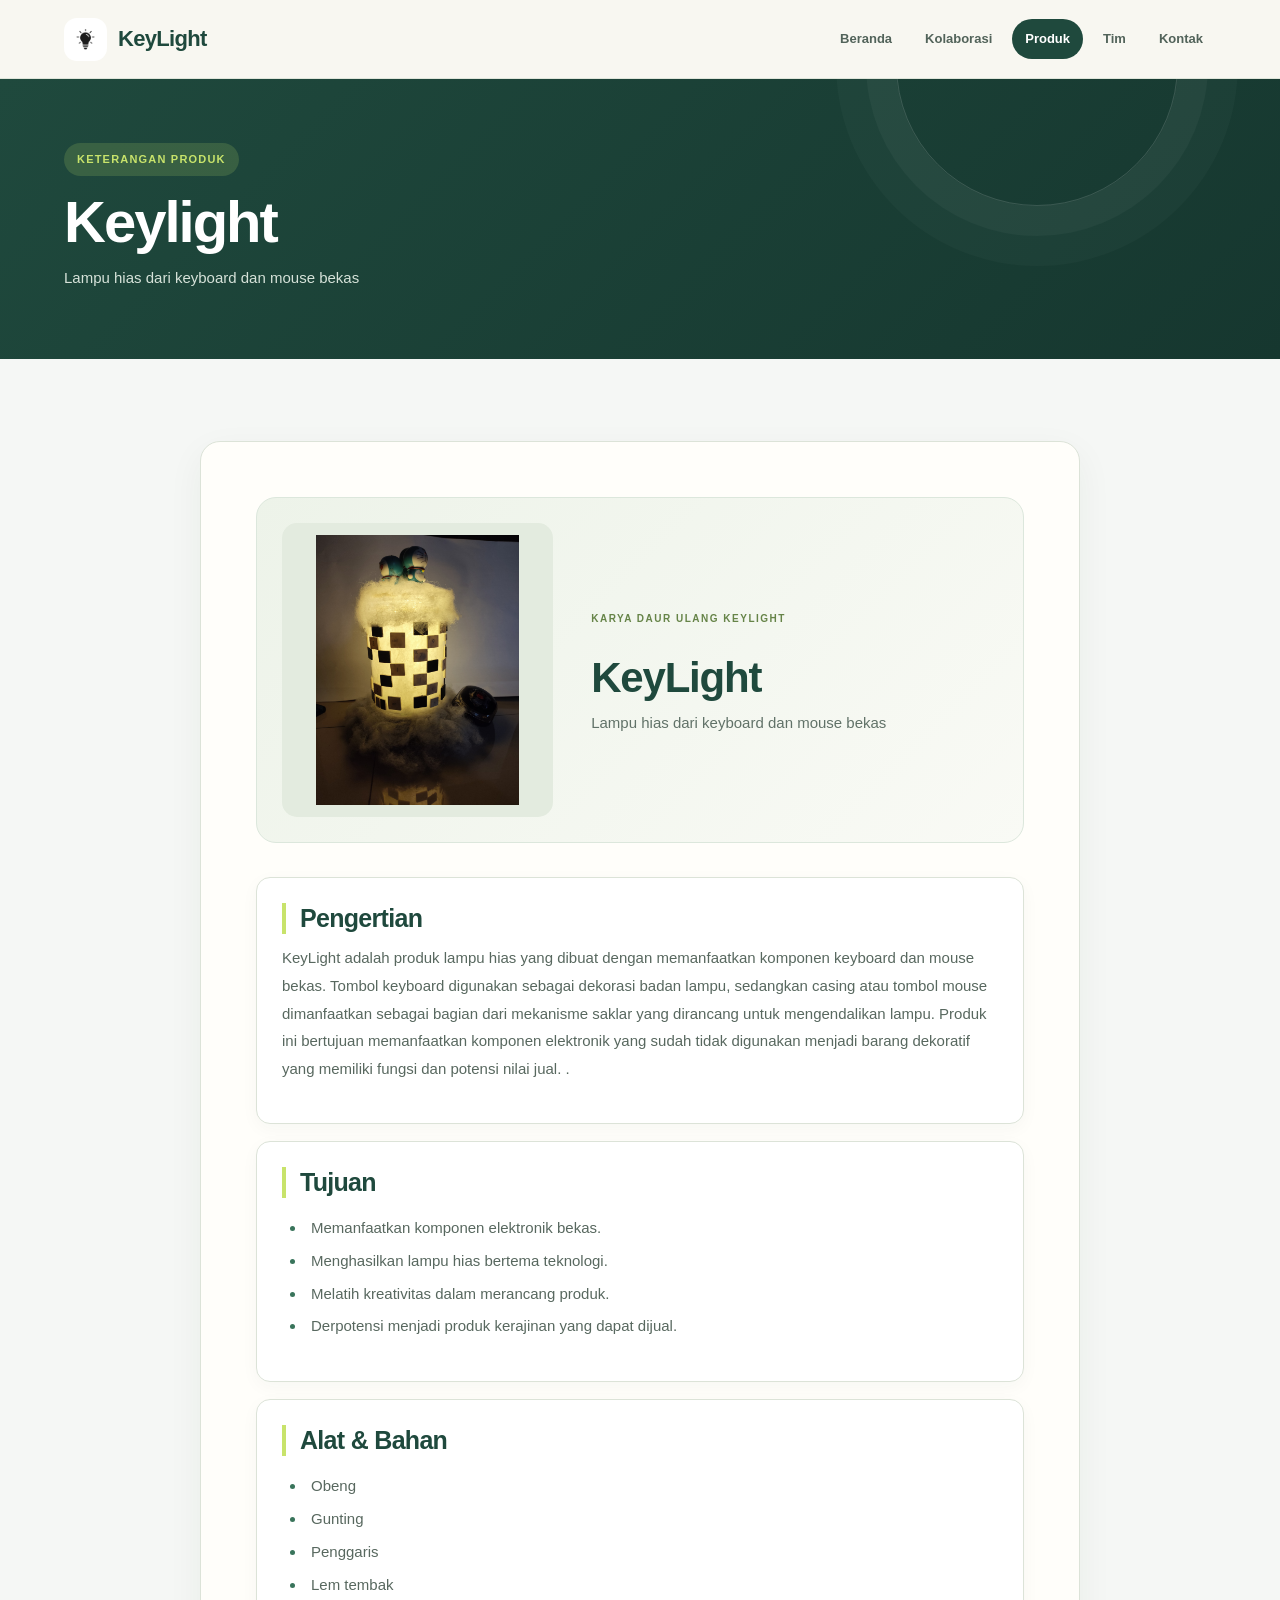
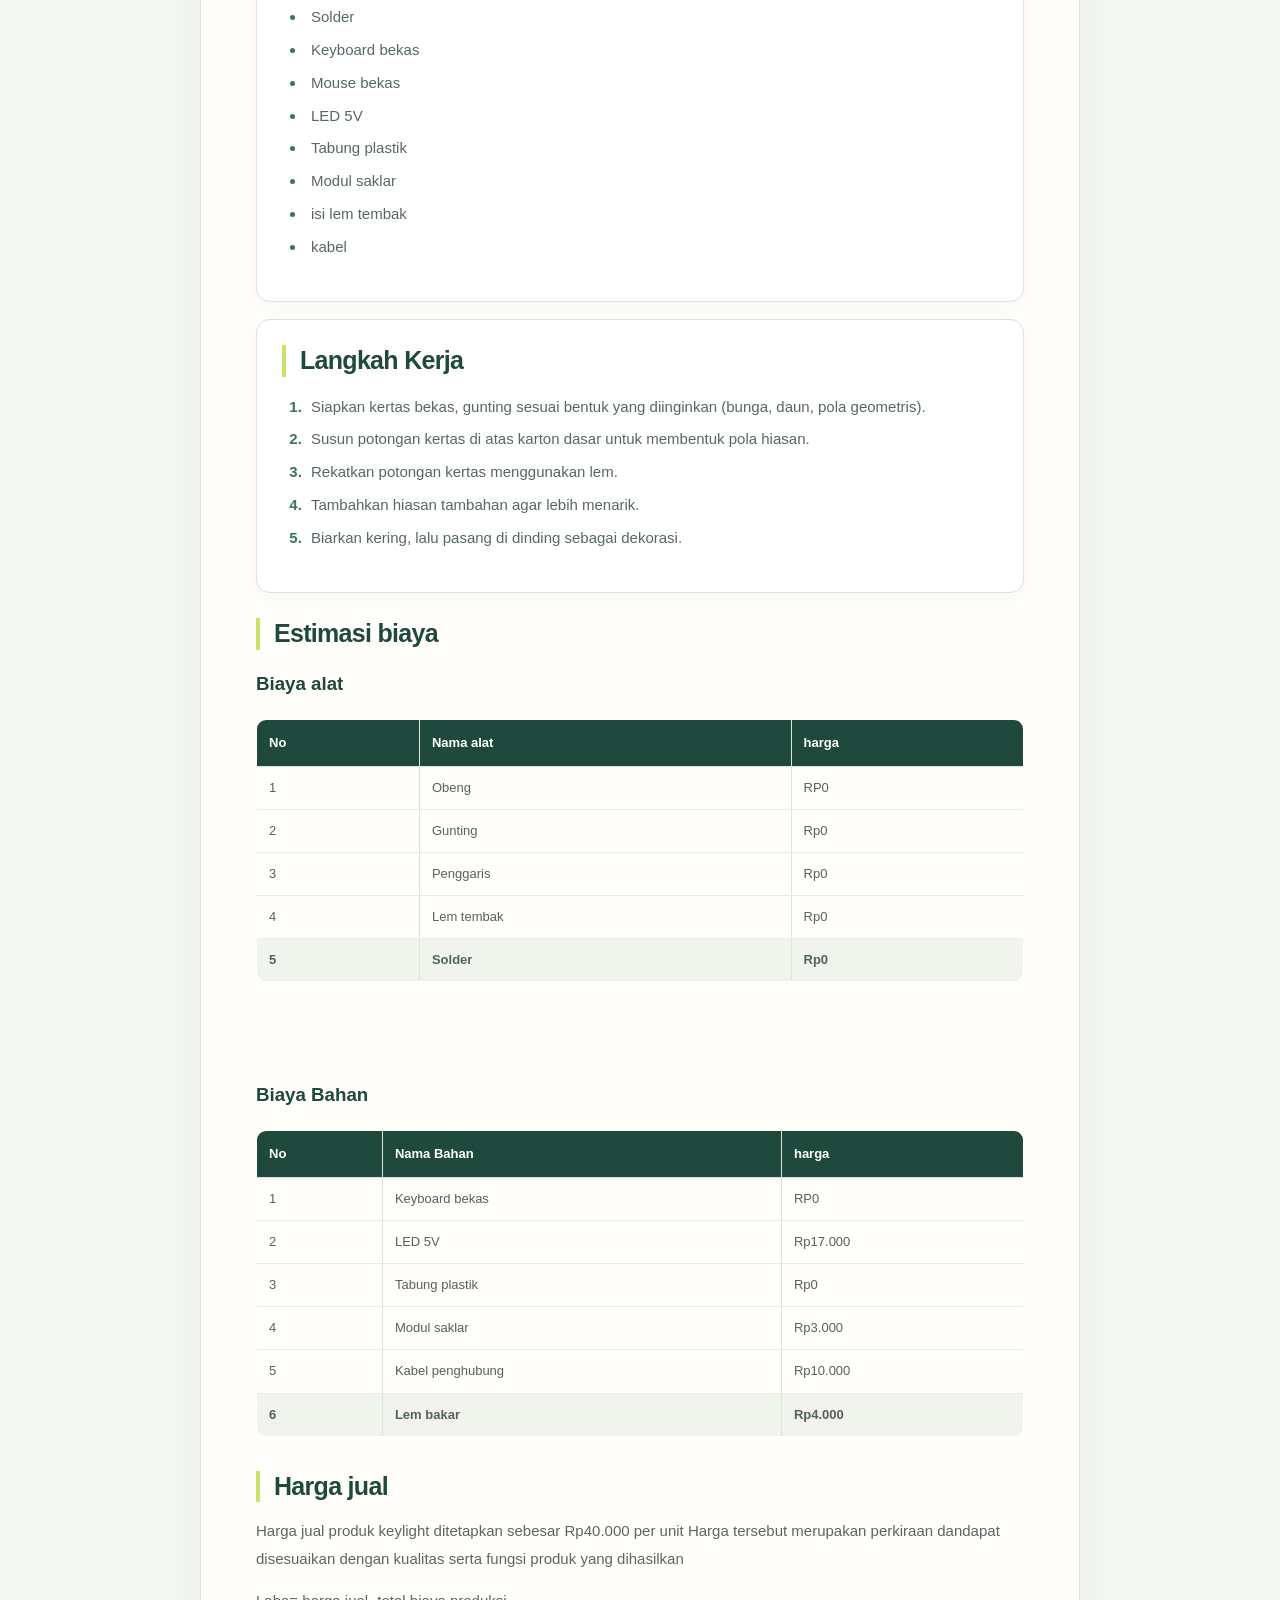
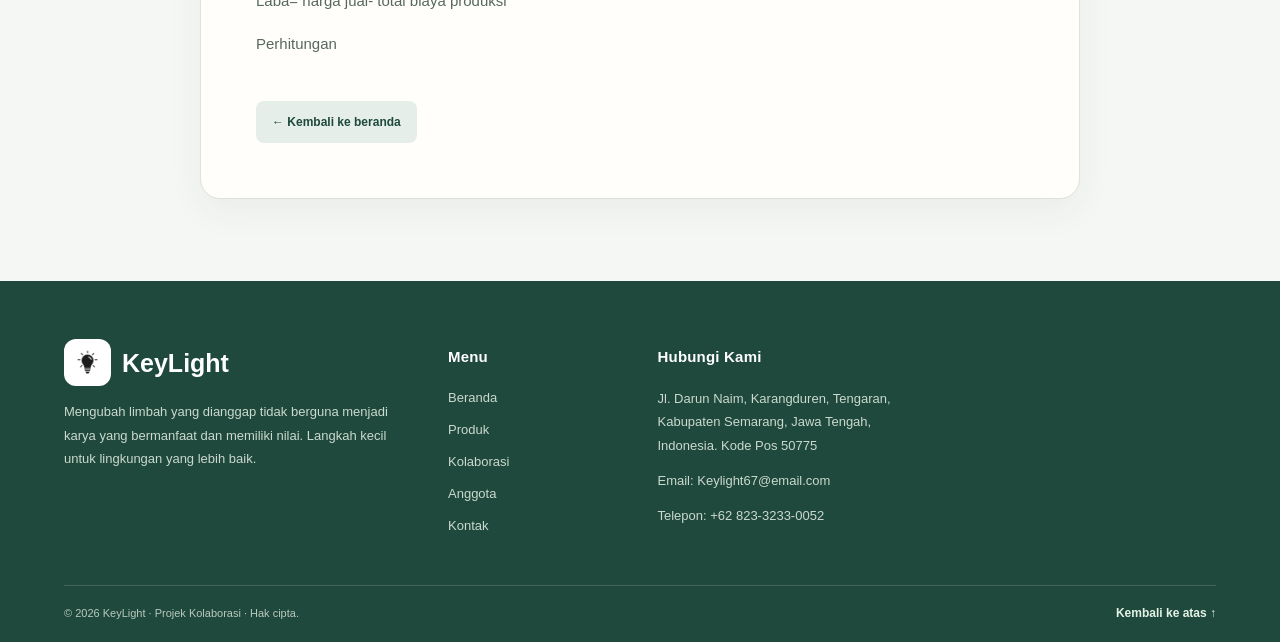
<file: Keylight.html>
<!DOCTYPE html>
<html lang="id">

<head>
  <meta charset="UTF-8">
  <meta name="viewport" content="width=device-width, initial-scale=1.0">
  <meta name="theme-color" content="#1f493d">
  <title>KeyLight | KeyLight</title>
  <link rel="stylesheet" href="style.css">
</head>

<body id="top">
  <header class="site-header">
    <div class="container nav-wrap">
      <a class="brand" href="index.html">
        <img src="1761713173324.png" alt="Logo KeyLight">KeyLight</a>
      <nav class="nav">
        <a class="" href="index.html">Beranda</a>
        <a class="" href="index.html#kolaborasi">Kolaborasi</a>
        <a class="active" href="index.html#produk">Produk</a>
        <a class="" href="index.html#tim">Tim</a>
        <a class="" href="index.html#kontak">Kontak</a>
      </nav>
    </div>
  </header>
  <section class="page-hero">
    <div class="container"><span class="pill">Keterangan Produk</span>
      <h1>Keylight</h1>
      <p>Lampu hias dari keyboard dan mouse bekas</p>
    </div>
  </section>
  <main class="section">
    <div class="container article">
      <header class="product-intro">
        <div class="product-intro-image"><img src="keyLight.jpeg" alt="KeyLight - Lampu hias dari keyboard dan mouse bekas"></div>
        <div class="product-intro-copy"><span class="product-eyebrow">KARYA DAUR ULANG KEYLIGHT</span><h2>KeyLight</h2><p>Lampu hias dari keyboard dan mouse bekas</p></div>
      </header>

      <div class="container">
        <div class="card">
          <h2>Pengertian</h2>
          <p>KeyLight adalah produk lampu hias yang dibuat dengan memanfaatkan komponen keyboard dan mouse bekas.
            Tombol keyboard digunakan sebagai dekorasi badan lampu, sedangkan casing atau tombol mouse dimanfaatkan
            sebagai
            bagian dari mekanisme saklar yang dirancang untuk mengendalikan lampu.
            Produk ini bertujuan memanfaatkan komponen elektronik yang sudah tidak digunakan menjadi barang dekoratif
            yang
            memiliki fungsi dan potensi nilai jual.
            .</p>
        </div>

        <div class="card">
          <h2>Tujuan</h2>
          <ul>
            <li>Memanfaatkan komponen elektronik bekas.</li>
            <li>Menghasilkan lampu hias bertema teknologi.</li>
            <li>Melatih kreativitas dalam merancang produk.</li>
            <li>Derpotensi menjadi produk kerajinan yang dapat dijual.</li>
        </div>

        <div class="card">
          <h2>Alat & Bahan</h2>
          <ul>
            <li>Obeng</li>
            <li>Gunting</li>
            <li>Penggaris</li>
            <li>Lem tembak</li>
            <li>Solder</li>
            <li>Keyboard bekas</li>
            <li>Mouse bekas</li>
            <li>LED 5V</li>
            <li>Tabung plastik</li>
            <li>Modul saklar</li>
            <li>isi lem tembak</li>
            <li>kabel</li>

          </ul>
        </div>

        <div class="card">
          <h2>Langkah Kerja</h2>
          <ol>
            <li>Siapkan kertas bekas, gunting sesuai bentuk yang diinginkan (bunga, daun, pola geometris).</li>
            <li>Susun potongan kertas di atas karton dasar untuk membentuk pola hiasan.</li>
            <li>Rekatkan potongan kertas menggunakan lem.</li>
            <li>Tambahkan hiasan tambahan agar lebih menarik.</li>
            <li>Biarkan kering, lalu pasang di dinding sebagai dekorasi.</li>
          </ol>
        </div>

        
          <h2>Estimasi biaya</h2>
          <h3>Biaya alat</h3>
          <table border="1">
            <thead>
              <th>No</th>
              <th>Nama alat</th>
              <th>harga</th>
            </thead>
            <tbody>
              <tr>
                <td>1</td>
                <td>Obeng</td>
                <td>RP0</td>
              </tr>
              <tr>
                <td>2</td>
                <td>Gunting</td>
                <td>Rp0</td>
              </tr>
              <tr>
                <td>3</td>
                <td>Penggaris</td>
                <td>Rp0</td>
              </tr>
              <tr>
                <td>4</td>
                <td>Lem tembak</td>
                <td>Rp0</td>
              </tr>

              <tr>
                <td>5</td>
                <td>Solder</td>
                <td>Rp0</td>
              </tr>
            </tbody>
          </table>

          <br><br>
          <h3>Biaya Bahan</h3>
          <table border="1">
             <thead>
              <th>No</th>
              <th>Nama Bahan</th>
              <th>harga</th>
            </thead>
            <tbody>
              <tr>
                <td>1</td>
                <td>Keyboard bekas</td>
                <td>RP0</td>
              </tr>
              <tr>
                <td>2</td>
                <td>LED 5V</td>
                <td>Rp17.000</td>
              </tr>
              <tr>
                <td>3</td>
                <td>Tabung plastik</td>
                <td>Rp0</td>
              </tr>
              <tr>
                <td>4</td>
                <td>Modul saklar</td>
                <td>Rp3.000</td>
              </tr>
              <tr>
                <td>5</td>
                <td>Kabel penghubung</td>
                <td>Rp10.000</td>
              </tr>
               <tr>
                <td>6</td>
                <td>Lem bakar</td>
                <td>Rp4.000</td>
              </tr>
            </tbody>
          </table>
          <h2>Harga jual</h2>
          <p>Harga jual produk keylight ditetapkan sebesar Rp40.000 per unit
            Harga tersebut merupakan perkiraan dandapat disesuaikan dengan kualitas serta fungsi produk yang
            dihasilkan
          </p>
          <p>Laba= harga jual- total biaya produksi</p>
          <p>Perhitungan</p>
            
          
      </div>
      <a class="back" href="index.html">← Kembali ke beranda</a>
    </div>
  </main>
   <!-- FOOTER -->
  <footer class="site-footer">

    <div class="container footer-main">

      <div class="footer-brand">

        <a class="footer-logo" href="index.html">
          <img src="1761713173324.png" alt="Logo KeyLight">
          <span>KeyLight</span>
        </a>

        <p>
          Mengubah limbah yang dianggap tidak berguna
          menjadi karya yang bermanfaat dan memiliki nilai.
          Langkah kecil untuk lingkungan yang lebih baik.
        </p>


      </div>


      <div class="footer-column">
        <h3>Menu</h3>
        <a href="index.html">Beranda</a>
        <a href="index.html#produk">Produk</a>
        <a href="index.html#kolaborasi">Kolaborasi</a>
        <a href="index.html#tim">Anggota</a>
        <a href="index.html#kontak">Kontak</a>
      </div>

      <div class="footer-column footer-contact">
        <h3>Hubungi Kami</h3>

        <p>
          Jl. Darun Naim, Karangduren, Tengaran,
          Kabupaten Semarang, Jawa Tengah, Indonesia.
          Kode Pos 50775
        </p>

        <p>Email: Keylight67@email.com</p>
        <p>Telepon: +62 823-3233-0052</p>
      </div>

    </div>


    <div class="container footer-bottom">

      <p>
        © 2026 KeyLight · Projek Kolaborasi · Hak cipta.
      </p>

      <a href="#top" class="back-top">
        Kembali ke atas ↑
      </a>

    </div>

  </footer>

</body>

</html>
</file>
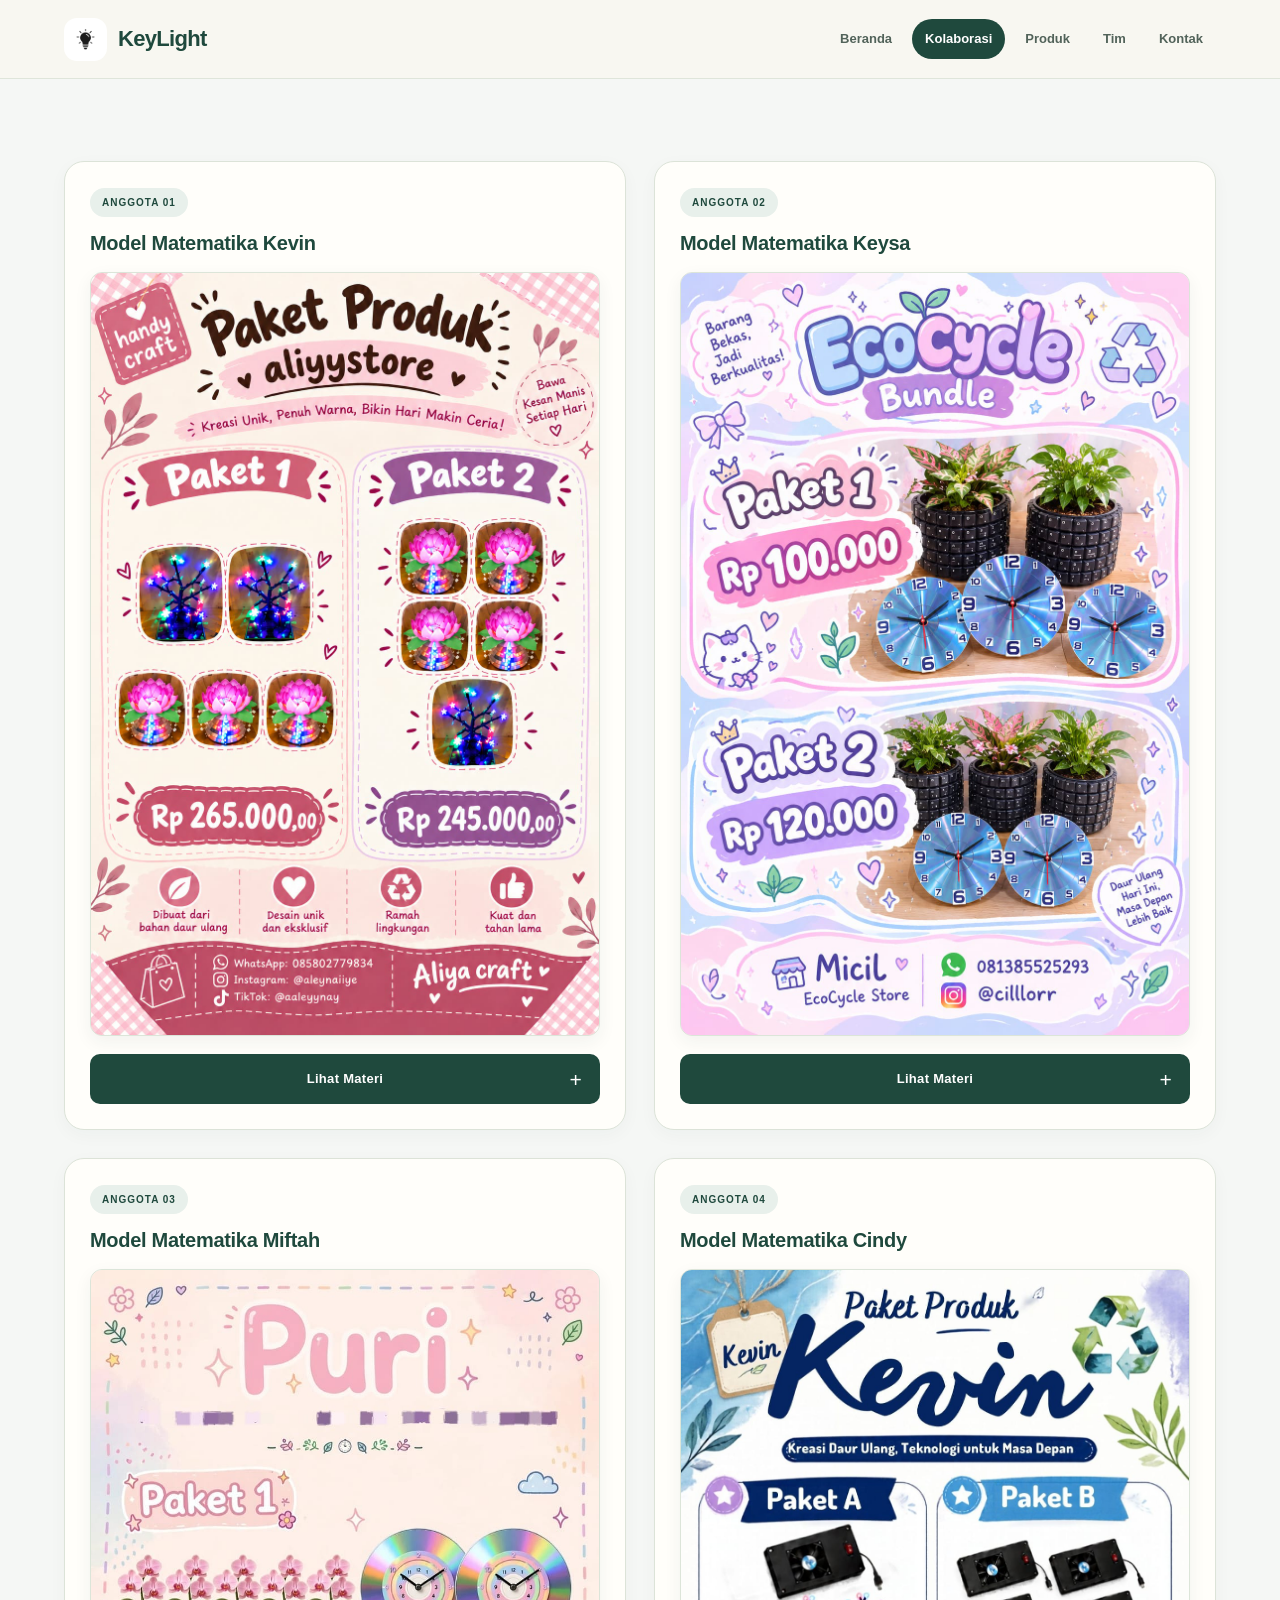
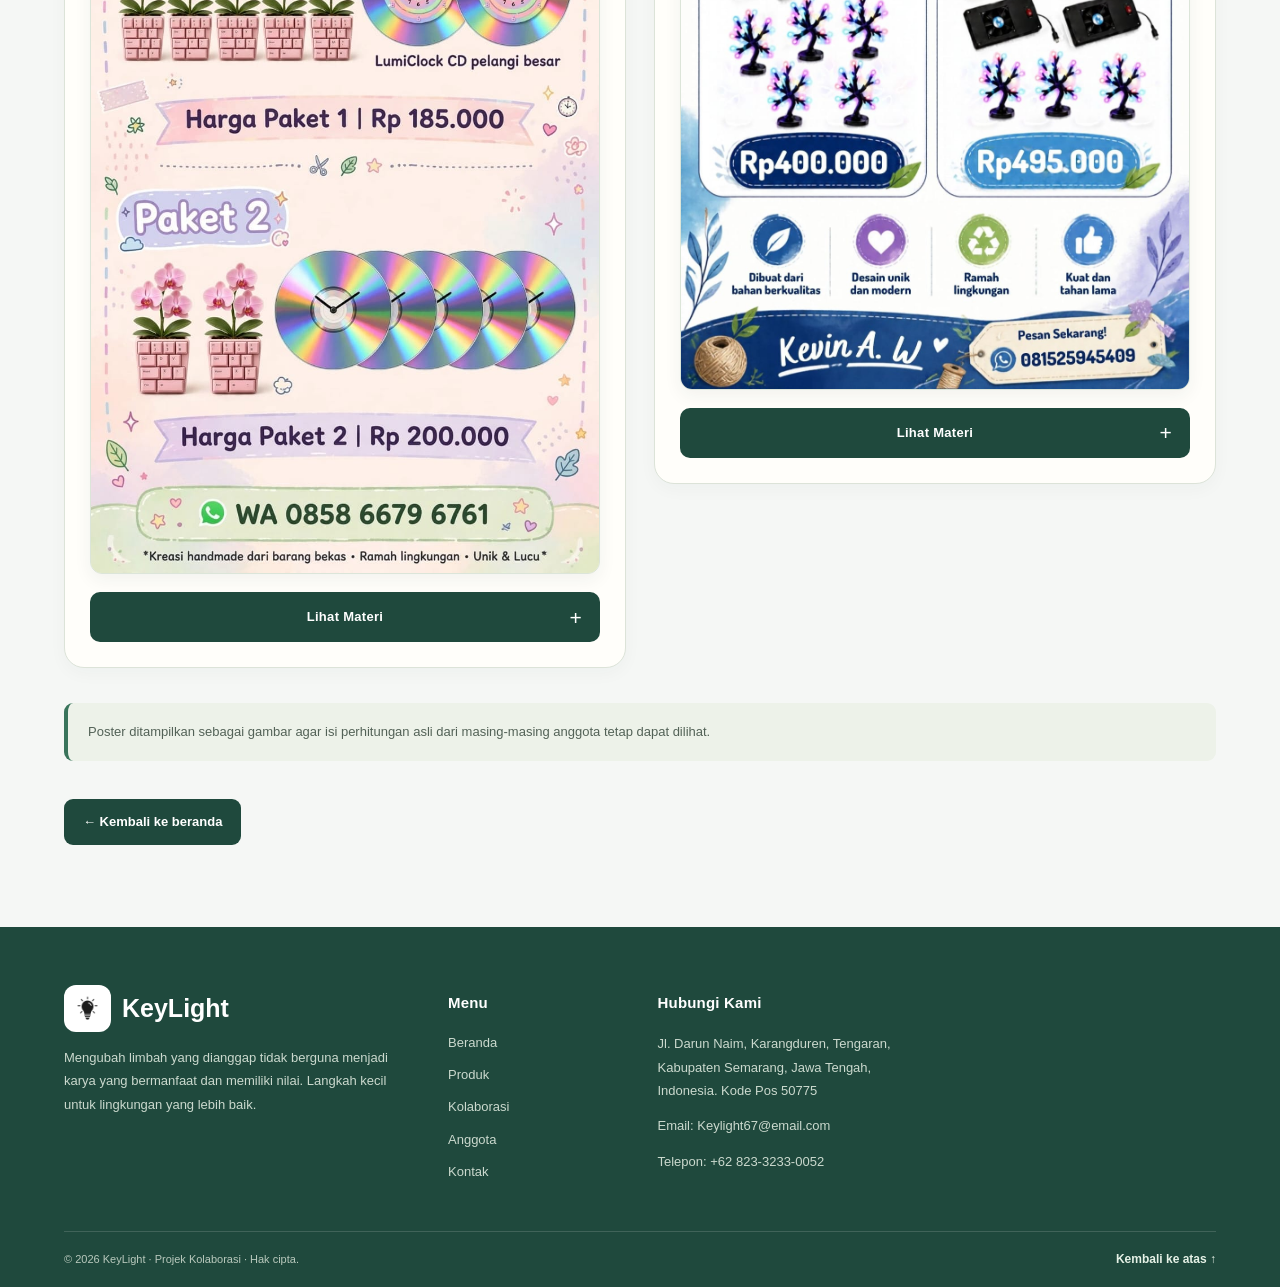
<file: materi-mtk.html>
<!DOCTYPE html>
<html lang="id">

<head>
    <meta charset="UTF-8">
    <meta name="viewport" content="width=device-width, initial-scale=1.0">
    <meta name="theme-color" content="#101b2d">
    <title>Materi Matematika | KeyLight</title>
    <link rel="stylesheet" href="style.css">
</head>

<body id="top" class="math-page">

    <!-- NAVBAR -->
    <header class="site-header">
        <div class="container nav-wrap">

            <a class="brand" href="index.html">
                <img src="1761713173324.png" alt="Logo KeyLight">
                KeyLight
            </a>

            <nav class="nav">
                <a href="index.html">Beranda</a>
                <a class="active" href="index.html#kolaborasi">Kolaborasi</a>
                <a href="index.html#produk">Produk</a>
                <a href="index.html#tim">Tim</a>
                <a href="index.html#kontak">Kontak</a>
            </nav>

        </div>
    </header>

<!-- MAIN CONTENT -->
<main class="section">
    <div class="container">

        <div class="cards">

            <!-- KEVIN -->
            <article class="card">
                <div class="card-body">
                    <span class="member-label">ANGGOTA 01</span>
                    <h3>Model Matematika Kevin</h3>

                    <img src="Flayer Kevin.jpeg" alt="Poster Kevin" class="poster">

                    <details class="materi">
                        <summary>Lihat Materi</summary>

                        <div class="math-content">
                            <h4>Variabel</h4>
                            <p>
                                x = Harga satu buah Reglow Tree<br>
                                y = Harga satu buah EcoLotus Lamp
                            </p>

                            <h4>Persamaan</h4>
                            <div class="equation">
                                2x + 3y = 265.000<br>
                                x + 4y = 245.000
                            </div>

                            <h4>Metode Campuran</h4>

                            <strong>1. Eliminasi</strong>
                            <div class="equation">
                                2x + 3y = 265.000 | ×4<br>
                                x + 4y = 245.000 | ×3
                                <hr>
                                8x + 12y = 1.060.000<br>
                                3x + 12y = 735.000
                                <hr>
                                5x = 325.000<br>
                                x = 325.000 : 5<br>
                                <b>x = 65.000</b>
                            </div>

                            <strong>2. Substitusi</strong>
                            <div class="equation">
                                x + 4y = 245.000<br>
                                65.000 + 4y = 245.000<br>
                                4y = 245.000 - 65.000<br>
                                4y = 180.000<br>
                                y = 180.000 : 4<br>
                                <b>y = 45.000</b>
                            </div>

                            <div class="result">
                                <strong>Kesimpulan</strong>
                                <p>
                                    Jadi, harga satu buah Reglow Tree
                                    adalah Rp65.000 dan harga satu buah
                                    EcoLotus Lamp adalah Rp45.000.
                                </p>
                            </div>
                        </div>
                    </details>
                </div>
            </article>


            <!-- KEYSA -->
            <article class="card">
                <div class="card-body">
                    <span class="member-label">ANGGOTA 02</span>
                    <h3>Model Matematika Keysa</h3>

                    <img class="poster"
                         src="Flayer keysa.jpeg"
                         alt="Poster matematika Keysa">

                    <details class="materi">
                        <summary>Lihat Materi</summary>

                        <div class="math-content">
                            <h4>Variabel</h4>
                            <p>
                                x = Harga satu pot dari keyboard<br>
                                y = Harga satu ecoclock
                            </p>

                            <h4>Persamaan</h4>
                            <div class="equation">
                                2x + 3y = 100.000<br>
                                3x + 2y = 120.000
                            </div>

                            <h4>Metode Campuran</h4>

                            <strong>1. Eliminasi</strong>
                            <div class="equation">
                                2x + 3y = 100.000 | ×2<br>
                                3x + 2y = 120.000 | ×3
                                <hr>
                                4x + 6y = 200.000<br>
                                9x + 6y = 360.000
                                <hr>
                                -5x = -160.000<br>
                                5x = 160.000<br>
                                <b>x = 32.000</b>
                            </div>

                            <strong>2. Substitusi</strong>
                            <div class="equation">
                                2x + 3y = 100.000<br>
                                2(32.000) + 3y = 100.000<br>
                                64.000 + 3y = 100.000<br>
                                3y = 100.000 - 64.000<br>
                                3y = 36.000 : 3<br>
                                <b>y = 12.000</b>
                            </div>

                            <div class="result">
                                <strong>Kesimpulan</strong>
                                <p>
                                    Jadi, harga satu pot dari keyboard
                                    adalah Rp32.000 dan harga satu
                                    EcoClock adalah Rp12.000.
                                </p>
                            </div>
                        </div>
                    </details>
                </div>
            </article>


            <!-- MIFTAH -->
            <article class="card">
                <div class="card-body">
                    <span class="member-label">ANGGOTA 03</span>
                    <h3>Model Matematika Miftah</h3>

                    <img class="poster"
                         src="Flayer miftah.jpeg"
                         alt="Poster matematika Miftah">

                    <details class="materi">
                        <summary>Lihat Materi</summary>

                        <div class="math-content">
                            <h4>Variabel</h4>
                            <p>
                                x = Harga satu buah pot dari keyboard<br>
                                y = Harga satu buah LumiClock
                            </p>

                            <h4>Persamaan</h4>
                            <div class="equation">
                                5x + 2y = 185.000<br>
                                2x + 5y = 200.000
                            </div>

                            <h4>Metode Campuran</h4>

                            <strong>1. Eliminasi</strong>
                            <div class="equation">
                                5x + 2y = 185.000 | ×5<br>
                                2x + 5y = 200.000 | ×2
                                <hr>
                                25x + 10y = 925.000<br>
                                4x + 10y = 400.000
                                <hr>
                                21x = 525.000<br>
                                x = 525.000 : 21<br>
                                <b>x = 25.000</b>
                            </div>

                            <strong>2. Substitusi</strong>
                            <div class="equation">
                                5x + 2y = 185.000<br>
                                5(25.000) + 2y = 185.000<br>
                                125.000 + 2y = 185.000<br>
                                2y = 185.000 - 125.000<br>
                                2y = 60.000<br>
                                y = 60.000 : 2<br>
                                <b>y = 30.000</b>
                            </div>

                            <div class="result">
                                <strong>Kesimpulan</strong>
                                <p>
                                    Jadi, harga satu buah pot dari
                                    keyboard adalah Rp25.000 dan harga
                                    satu buah LumiClock Lamp adalah Rp30.000.
                                </p>
                            </div>
                        </div>
                    </details>
                </div>
            </article>


            <!-- CINDY -->
            <article class="card">
                <div class="card-body">
                    <span class="member-label">ANGGOTA 04</span>
                    <h3>Model Matematika Cindy</h3>

                    <img class="poster"
                         src="Flayer cindy.jpeg"
                         alt="Poster matematika Cindy">

                    <details class="materi">
                        <summary>Lihat Materi</summary>

                        <div class="math-content">
                            <h4>Variabel</h4>
                            <p>
                                x = Harga satu buah kipas angin smart<br>
                                y = Harga satu buah Reglow Tree
                            </p>

                            <h4>Persamaan</h4>
                            <div class="equation">
                                x + 5y = 400.000<br>
                                4x + 3y = 495.000
                            </div>

                            <h4>Metode Campuran</h4>

                            <strong>1. Eliminasi</strong>
                            <div class="equation">
                                x + 5y = 400.000 | ×3<br>
                                4x + 3y = 495.000 | ×5
                                <hr>
                                3x + 15y = 1.200.000<br>
                                20x + 15y = 2.475.000
                                <hr>
                                -17x = -1.275.000<br>
                                17x = 1.275.000<br>
                                <b>x = 75.000</b>
                            </div>

                            <strong>2. Substitusi</strong>
                            <div class="equation">
                                x + 5y = 400.000<br>
                                75.000 + 5y = 400.000<br>
                                5y = 400.000 - 75.000<br>
                                5y = 325.000<br>
                                y = 325.000 : 5<br>
                                <b>y = 65.000</b>
                            </div>

                            <div class="result">
                                <strong>Kesimpulan</strong>
                                <p>
                                    Jadi, harga satu kipas angin smart
                                    adalah Rp75.000 dan harga satu
                                    Reglow Tree adalah Rp65.000.
                                </p>
                            </div>
                        </div>
                    </details>
                </div>
            </article>

        </div>

        <p class="note">
            Poster ditampilkan sebagai gambar agar isi perhitungan
            asli dari masing-masing anggota tetap dapat dilihat.
        </p>

        <a class="back" href="index.html#kolaborasi">
            ← Kembali ke beranda
        </a>

    </div>
</main>

   <!-- FOOTER -->
  <footer class="site-footer">

    <div class="container footer-main">

      <div class="footer-brand">

        <a class="footer-logo" href="index.html">
          <img src="1761713173324.png" alt="Logo KeyLight">
          <span>KeyLight</span>
        </a>

        <p>
          Mengubah limbah yang dianggap tidak berguna
          menjadi karya yang bermanfaat dan memiliki nilai.
          Langkah kecil untuk lingkungan yang lebih baik.
        </p>


      </div>


      <div class="footer-column">
        <h3>Menu</h3>
        <a href="index.html">Beranda</a>
        <a href="index.html#produk">Produk</a>
        <a href="index.html#kolaborasi">Kolaborasi</a>
        <a href="index.html#tim">Anggota</a>
        <a href="index.html#kontak">Kontak</a>
      </div>

      <div class="footer-column footer-contact">
        <h3>Hubungi Kami</h3>

        <p>
          Jl. Darun Naim, Karangduren, Tengaran,
          Kabupaten Semarang, Jawa Tengah, Indonesia.
          Kode Pos 50775
        </p>

        <p>Email: Keylight67@email.com</p>
        <p>Telepon: +62 823-3233-0052</p>
      </div>

    </div>


    <div class="container footer-bottom">

      <p>
        © 2026 KeyLight · Projek Kolaborasi · Hak cipta.
      </p>

      <a href="#top" class="back-top">
        Kembali ke atas ↑
      </a>

    </div>

  </footer>

  </body>
</html>
</file>
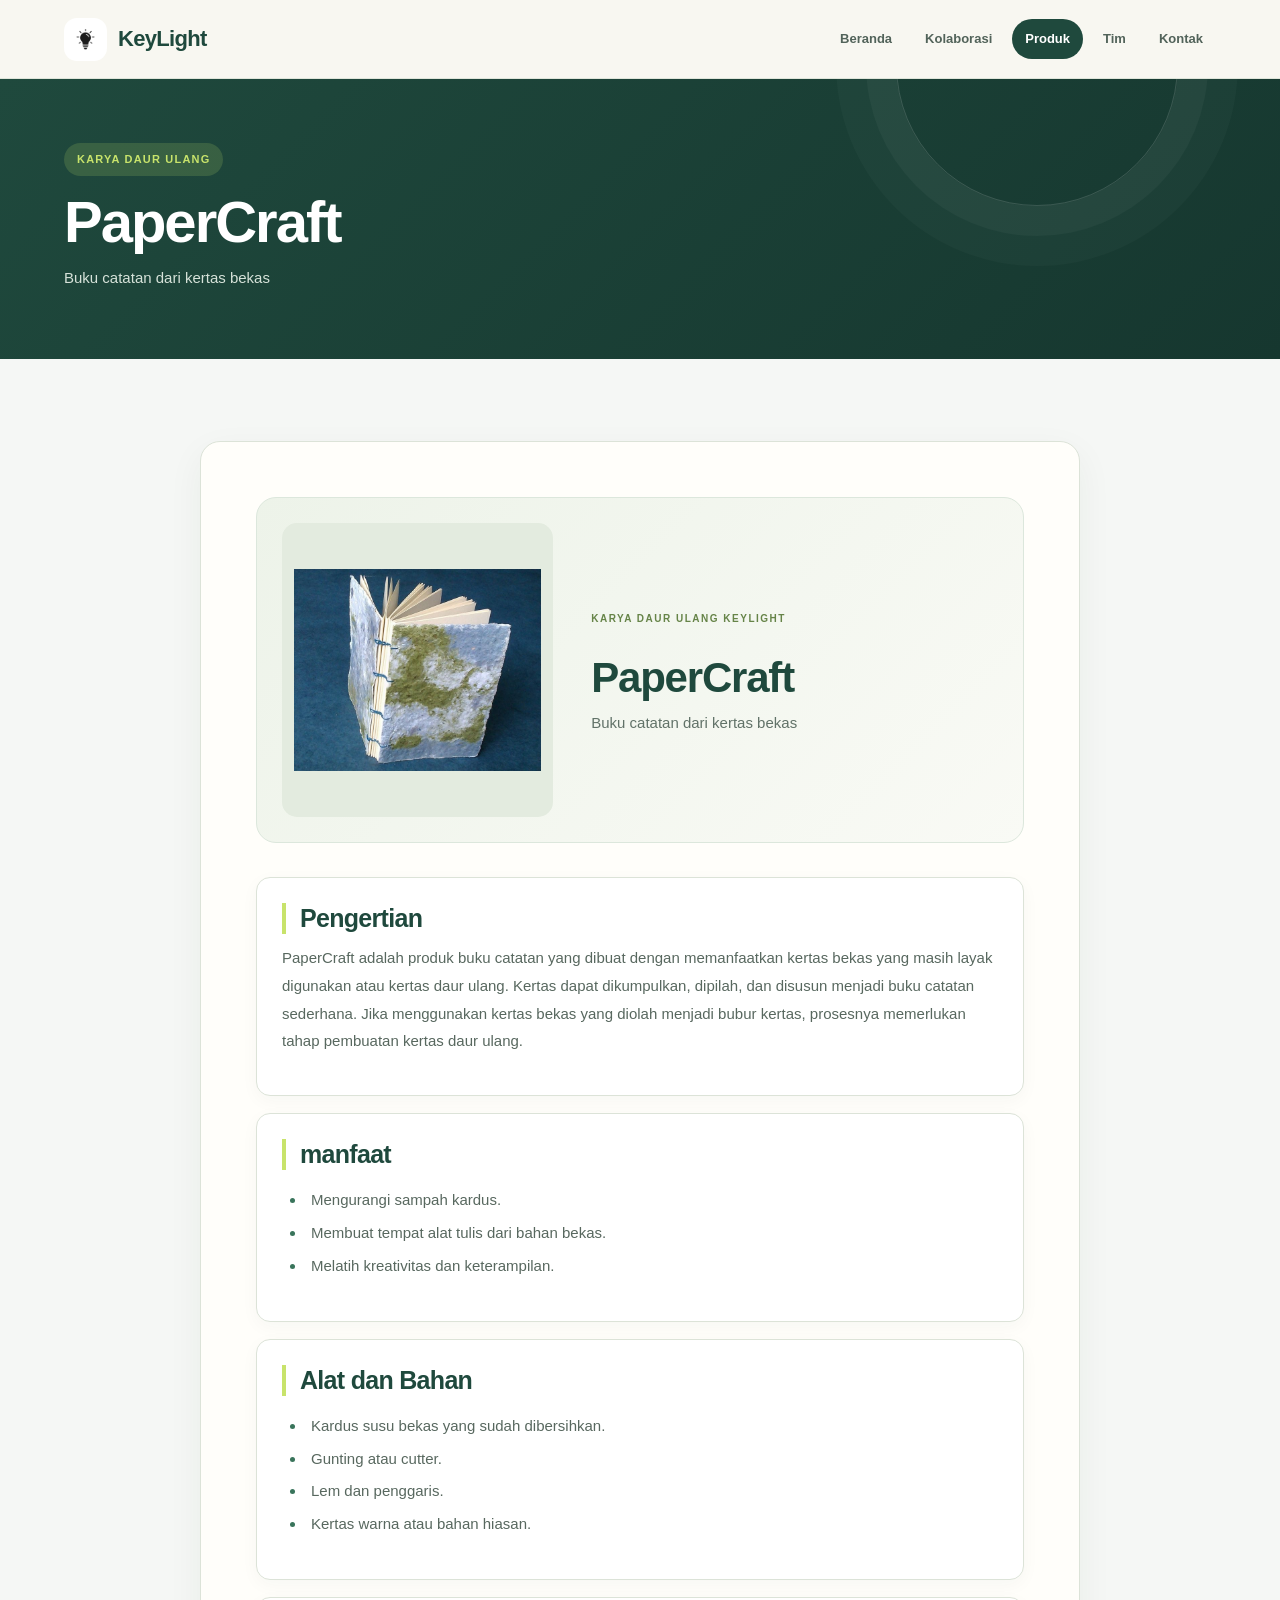
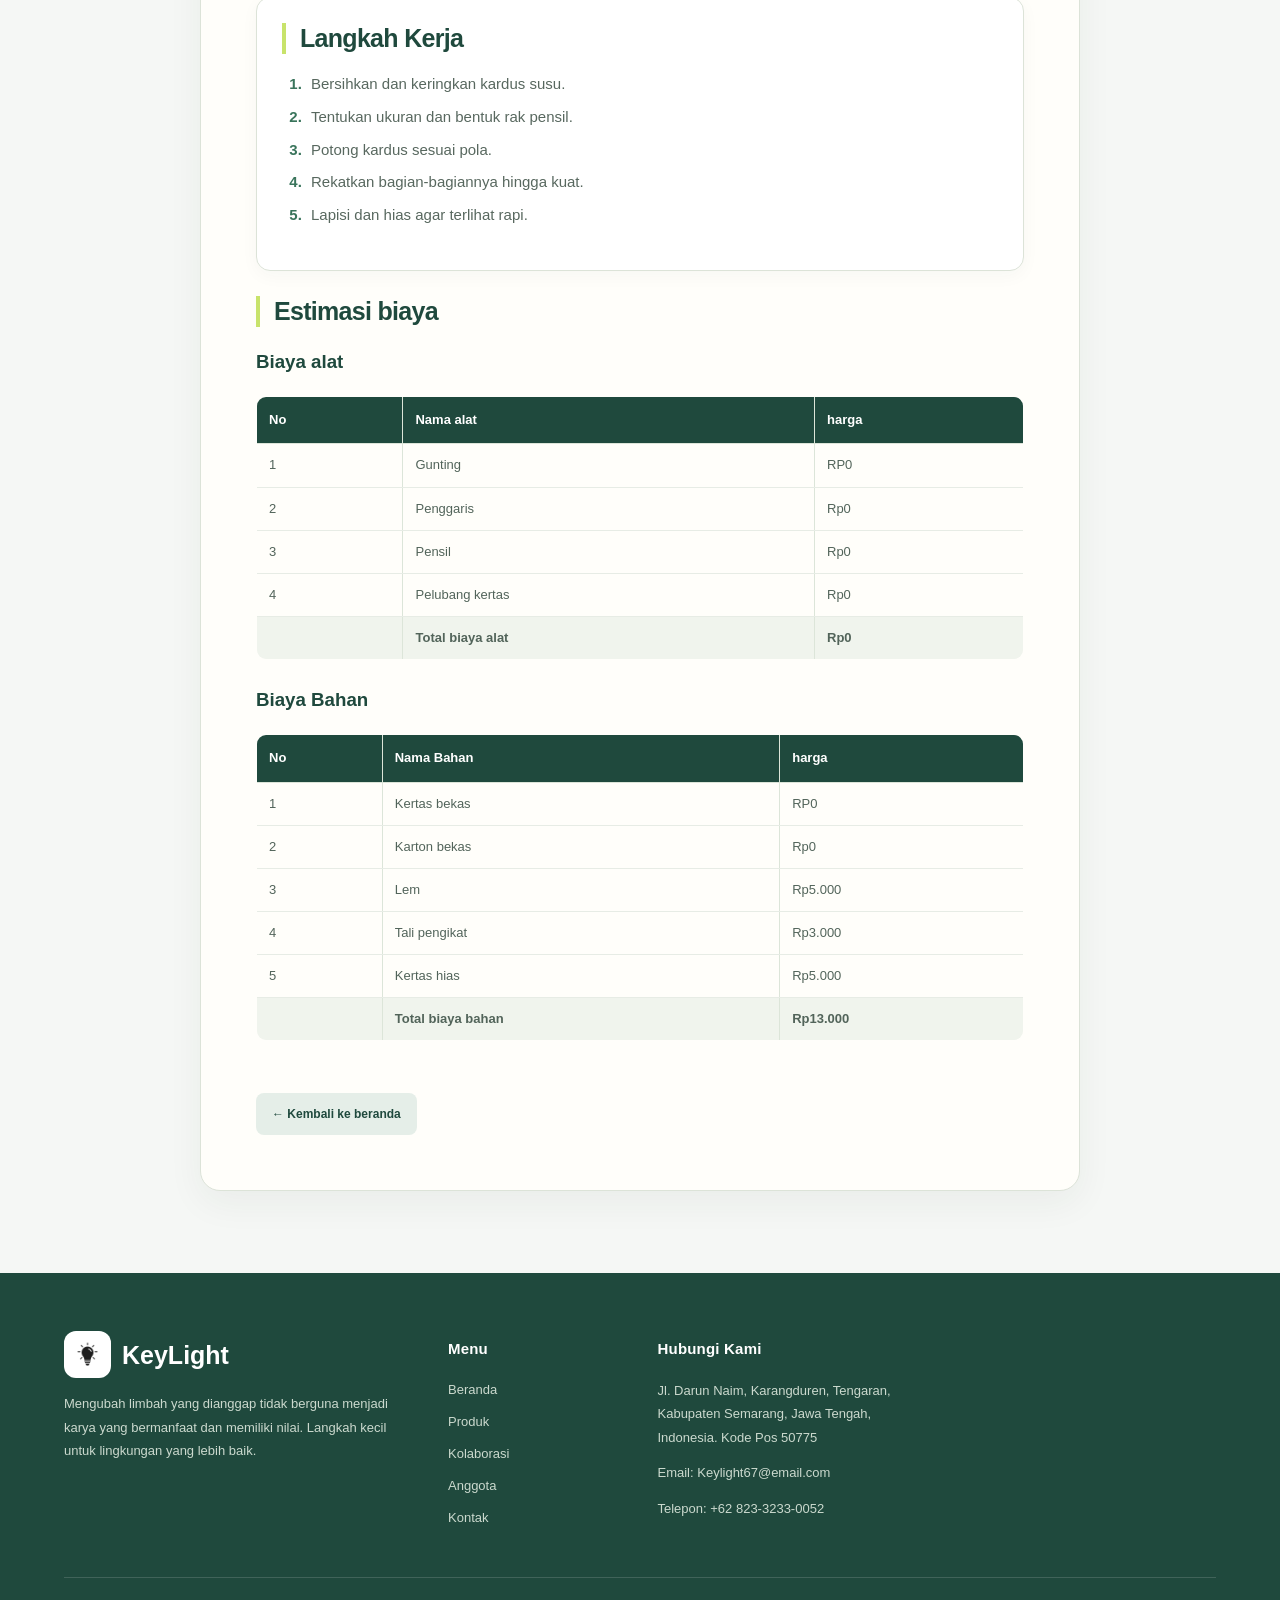
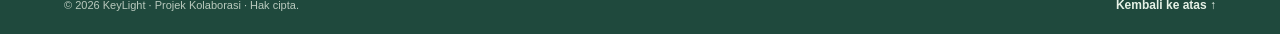
<file: papercraf.html>
<!DOCTYPE html>
<html lang="id">

<head>
  <meta charset="UTF-8">
  <meta name="viewport" content="width=device-width, initial-scale=1.0">
  <meta name="theme-color" content="#1f493d">
  <title>PaperCraft | KeyLight</title>
  <link rel="stylesheet" href="style.css">
</head>

<body id="top">
  <header class="site-header">
    <div class="container nav-wrap"><a class="brand" href="index.html"><img src="1761713173324.png"
          alt="Logo KeyLight">KeyLight</a>
      <nav class="nav"><a class="" href="index.html">Beranda</a>
        <a class="" href="index.html#kolaborasi">Kolaborasi</a>
        <a class="active" href="index.html#produk">Produk</a>
        <a class="" href="index.html#tim">Tim</a>
        <a class="" href="index.html#kontak">Kontak</a>
      </nav>
    </div>
  </header>
  <section class="page-hero">
    <div class="container"><span class="pill">KARYA DAUR ULANG</span>
      <h1>PaperCraft</h1>
      <p>Buku catatan dari kertas bekas</p>
    </div>
  </section>
  <main class="section">
    <div class="container article">
      <header class="product-intro">
        <div class="product-intro-image"><img src="buku.jpeg" alt="PaperCraft - Buku catatan dari kertas bekas"></div>
        <div class="product-intro-copy"><span class="product-eyebrow">KARYA DAUR ULANG KEYLIGHT</span><h2>PaperCraft</h2><p>Buku catatan dari kertas bekas</p></div>
      </header>

      <div class="container">
        <div class="card">

          <h2>Pengertian</h2>
          <p>PaperCraft adalah produk buku catatan yang dibuat dengan memanfaatkan kertas bekas yang masih layak
            digunakan atau kertas daur ulang.
            Kertas dapat dikumpulkan, dipilah, dan disusun menjadi buku catatan sederhana. Jika menggunakan kertas bekas
            yang diolah menjadi bubur kertas, prosesnya memerlukan tahap pembuatan kertas daur ulang.</p>
        </div>
        <div class="card">
          <h2>manfaat</h2>
          <ul>
            <li>Mengurangi sampah kardus.</li>
            <li>Membuat tempat alat tulis dari bahan bekas.</li>
            <li>Melatih kreativitas dan keterampilan.</li>
          </ul>
        </div>
        <div class="card">
          <h2>Alat dan Bahan</h2>
          <ul>
            <li>Kardus susu bekas yang sudah dibersihkan.</li>
            <li>Gunting atau cutter.</li>
            <li>Lem dan penggaris.</li>
            <li>Kertas warna atau bahan hiasan.</li>
          </ul>
        </div>
        <div class="card">
          <h2>Langkah Kerja</h2>
          <ol>
            <li>Bersihkan dan keringkan kardus susu.</li>
            <li>Tentukan ukuran dan bentuk rak pensil.</li>
            <li>Potong kardus sesuai pola.</li>
            <li>Rekatkan bagian-bagiannya hingga kuat.</li>
            <li>Lapisi dan hias agar terlihat rapi.</li>
          </ol>
        </div>
        <div>
        <h2>Estimasi biaya</h2>
         <h3>Biaya alat</h3>
          <table border="1">
             <thead>
              <th>No</th>
              <th>Nama alat</th>
              <th>harga</th>
            </thead>
            <tbody>
              <tr>
                <td>1</td>
                <td>Gunting</td>
                <td>RP0</td>
              </tr>
              <tr>
                <td>2</td>
                <td>Penggaris</td>
                <td>Rp0</td>
              </tr>
              <tr>
                <td>3</td>
                <td>Pensil</td>
                <td>Rp0</td>
              </tr>
              <tr>
                <td>4</td>
                <td>Pelubang kertas</td>
                <td>Rp0</td>
              </tr>
              <tr>
                <td> </td>
                <td>Total biaya alat</td>
                <td>Rp0</td>
              </tr>
            </tbody>
            </table>
            
          <h3>Biaya Bahan</h3>
          <table border="1">
             <thead>
              <th>No</th>
              <th>Nama Bahan</th>
              <th>harga</th>
            </thead>
            <tbody>
              <tr>
                <td>1</td>
                <td>Kertas bekas</td>
                <td>RP0</td>
              </tr>
              <tr>
                <td>2</td>
                <td>Karton bekas</td>
                <td>Rp0</td>
              </tr>
              <tr>
                <td>3</td>
                <td>Lem</td>
                <td>Rp5.000</td>
              </tr>
              <tr>
                <td>4</td>
                <td>Tali pengikat</td>
                <td>Rp3.000</td>
              </tr>
              <tr>
                <td>5</td>
                <td>Kertas hias</td>
                <td>Rp5.000</td>
              </tr>
              <tr>
                <td> </td>
                <td>Total biaya bahan</td>
                <td>Rp13.000</td>
              </tr>
          </tbody>
          </table>
       </div>
      </div>
      <a class="back" href="index.html">← Kembali ke beranda</a>
    </div>
  </main>
<!-- FOOTER -->
  <footer class="site-footer">

    <div class="container footer-main">

      <div class="footer-brand">

        <a class="footer-logo" href="index.html">
          <img src="1761713173324.png" alt="Logo KeyLight">
          <span>KeyLight</span>
        </a>

        <p>
          Mengubah limbah yang dianggap tidak berguna
          menjadi karya yang bermanfaat dan memiliki nilai.
          Langkah kecil untuk lingkungan yang lebih baik.
        </p>


      </div>


      <div class="footer-column">
        <h3>Menu</h3>
        <a href="index.html">Beranda</a>
        <a href="index.html#produk">Produk</a>
        <a href="index.html#kolaborasi">Kolaborasi</a>
        <a href="index.html#tim">Anggota</a>
        <a href="index.html#kontak">Kontak</a>
      </div>

      <div class="footer-column footer-contact">
        <h3>Hubungi Kami</h3>

        <p>
          Jl. Darun Naim, Karangduren, Tengaran,
          Kabupaten Semarang, Jawa Tengah, Indonesia.
          Kode Pos 50775
        </p>

        <p>Email: Keylight67@email.com</p>
        <p>Telepon: +62 823-3233-0052</p>
      </div>

    </div>


    <div class="container footer-bottom">

      <p>
        © 2026 KeyLight · Projek Kolaborasi · Hak cipta.
      </p>

      <a href="#top" class="back-top">
        Kembali ke atas ↑
      </a>

    </div>

  </footer>

</body>

</html>
</file>
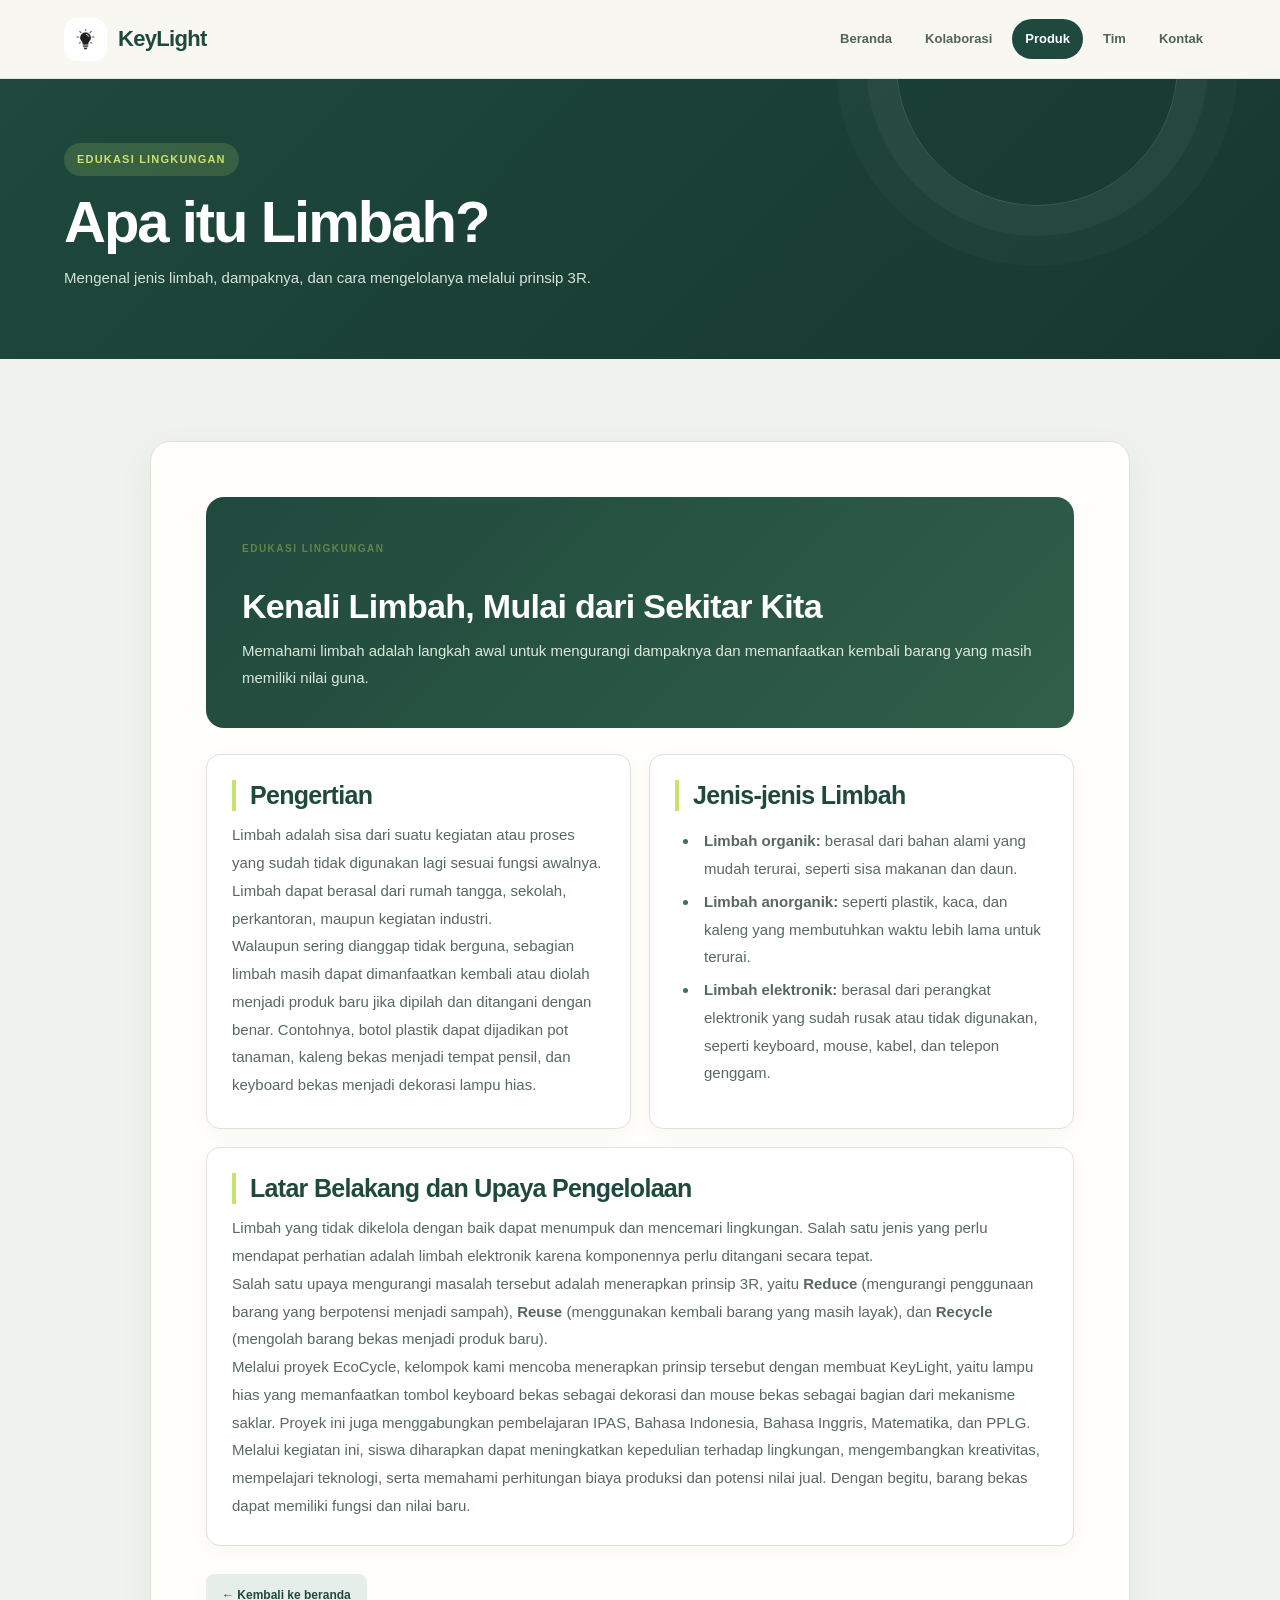
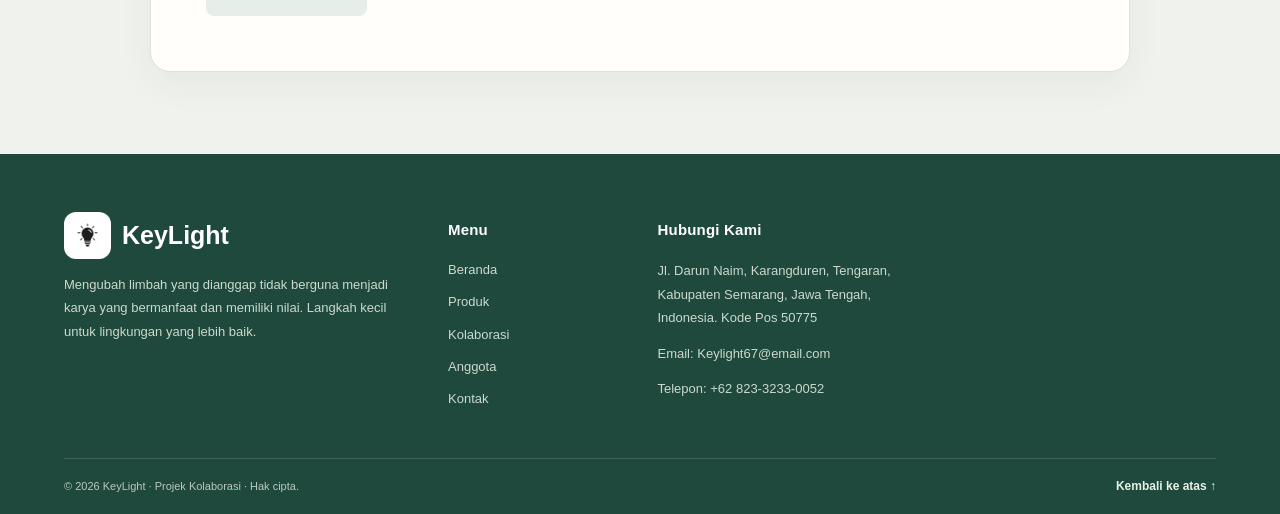
<file: Pengertian-limbah.html>
<!DOCTYPE html>
<html lang="id">

<head>
  <meta charset="UTF-8">
  <meta name="viewport" content="width=device-width, initial-scale=1.0">
  <meta name="theme-color" content="#1f493d">
  <title>Pengertian Limbah | KeyLight</title>
  <link rel="stylesheet" href="style.css">
</head>

<body id="top">
  <header class="site-header">
    <div class="container nav-wrap">
      <a class="brand" href="index.html">
        <img src="1761713173324.png" alt="Logo KeyLight">KeyLight</a>
      <nav class="nav">
        <a class="" href="index.html">Beranda</a>
        <a class="" href="index.html#kolaborasi">Kolaborasi</a>
        <a class="active" href="index.html#produk">Produk</a>
        <a class="" href="index.html#tim">Tim</a>
        <a class="" href="index.html#kontak">Kontak</a>
      </nav>
    </div>
  </header>
  <section class="page-hero">
    <div class="container"><span class="pill">EDUKASI LINGKUNGAN</span>
      <h1>Apa itu Limbah?</h1>
      <p>Mengenal jenis limbah, dampaknya, dan cara mengelolanya melalui prinsip 3R.</p>
    </div>
  </section>

  <main class="section waste-section">
    <div class="container">
      <article class="article waste-article">
        <div class="waste-lead"><span class="product-eyebrow">EDUKASI LINGKUNGAN</span><h2>Kenali Limbah, Mulai dari Sekitar Kita</h2><p>Memahami limbah adalah langkah awal untuk mengurangi dampaknya dan memanfaatkan kembali barang yang masih memiliki nilai guna.</p></div>
        <div class="waste-grid">
        <div class="card">
          <h2>Pengertian</h2>
          <p>Limbah adalah sisa dari suatu kegiatan atau proses yang sudah tidak digunakan lagi sesuai fungsi awalnya. Limbah dapat berasal dari rumah tangga, sekolah, perkantoran, maupun kegiatan industri.</p>
          <p>Walaupun sering dianggap tidak berguna, sebagian limbah masih dapat dimanfaatkan kembali atau diolah menjadi produk baru jika dipilah dan ditangani dengan benar. Contohnya, botol plastik dapat dijadikan pot tanaman, kaleng bekas menjadi tempat pensil, dan keyboard bekas menjadi dekorasi lampu hias.</p>
        </div>

        <div class="card">
          <h2>Jenis-jenis Limbah</h2>
          <ul>
            <li><strong>Limbah organik:</strong> berasal dari bahan alami yang mudah terurai, seperti sisa makanan dan daun.</li>
            <li><strong>Limbah anorganik:</strong> seperti plastik, kaca, dan kaleng yang membutuhkan waktu lebih lama untuk terurai.</li>
            <li><strong>Limbah elektronik:</strong> berasal dari perangkat elektronik yang sudah rusak atau tidak digunakan, seperti keyboard, mouse, kabel, dan telepon genggam.</li>
          </ul>
        </div>

        <div class="card">
          <h2>Latar Belakang dan Upaya Pengelolaan</h2>
          <p>Limbah yang tidak dikelola dengan baik dapat menumpuk dan mencemari lingkungan. Salah satu jenis yang perlu mendapat perhatian adalah limbah elektronik karena komponennya perlu ditangani secara tepat.</p>
          <p>Salah satu upaya mengurangi masalah tersebut adalah menerapkan prinsip 3R, yaitu <strong>Reduce</strong> (mengurangi penggunaan barang yang berpotensi menjadi sampah), <strong>Reuse</strong> (menggunakan kembali barang yang masih layak), dan <strong>Recycle</strong> (mengolah barang bekas menjadi produk baru).</p>
          <p>Melalui proyek EcoCycle, kelompok kami mencoba menerapkan prinsip tersebut dengan membuat KeyLight, yaitu lampu hias yang memanfaatkan tombol keyboard bekas sebagai dekorasi dan mouse bekas sebagai bagian dari mekanisme saklar. Proyek ini juga menggabungkan pembelajaran IPAS, Bahasa Indonesia, Bahasa Inggris, Matematika, dan PPLG.</p>
          <p>Melalui kegiatan ini, siswa diharapkan dapat meningkatkan kepedulian terhadap lingkungan, mengembangkan kreativitas, mempelajari teknologi, serta memahami perhitungan biaya produksi dan potensi nilai jual. Dengan begitu, barang bekas dapat memiliki fungsi dan nilai baru.</p>
        </div>

        </div>
        <a class="back" href="index.html#kolaborasi">← Kembali ke beranda</a>
      </article>
    </div>
  </main>
<!-- FOOTER -->
  <footer class="site-footer">

    <div class="container footer-main">

      <div class="footer-brand">

        <a class="footer-logo" href="index.html">
          <img src="1761713173324.png" alt="Logo KeyLight">
          <span>KeyLight</span>
        </a>

        <p>
          Mengubah limbah yang dianggap tidak berguna
          menjadi karya yang bermanfaat dan memiliki nilai.
          Langkah kecil untuk lingkungan yang lebih baik.
        </p>


      </div>


      <div class="footer-column">
        <h3>Menu</h3>
        <a href="index.html">Beranda</a>
        <a href="index.html#produk">Produk</a>
        <a href="index.html#kolaborasi">Kolaborasi</a>
        <a href="index.html#tim">Anggota</a>
        <a href="index.html#kontak">Kontak</a>
      </div>

      <div class="footer-column footer-contact">
        <h3>Hubungi Kami</h3>

        <p>
          Jl. Darun Naim, Karangduren, Tengaran,
          Kabupaten Semarang, Jawa Tengah, Indonesia.
          Kode Pos 50775
        </p>

        <p>Email: Keylight67@email.com</p>
        <p>Telepon: +62 823-3233-0052</p>
      </div>

    </div>


    <div class="container footer-bottom">

      <p>
        © 2026 KeyLight · Projek Kolaborasi · Hak cipta.
      </p>

      <a href="#top" class="back-top">
        Kembali ke atas ↑
      </a>

    </div>

  </footer>

</body>

</html>
</file>
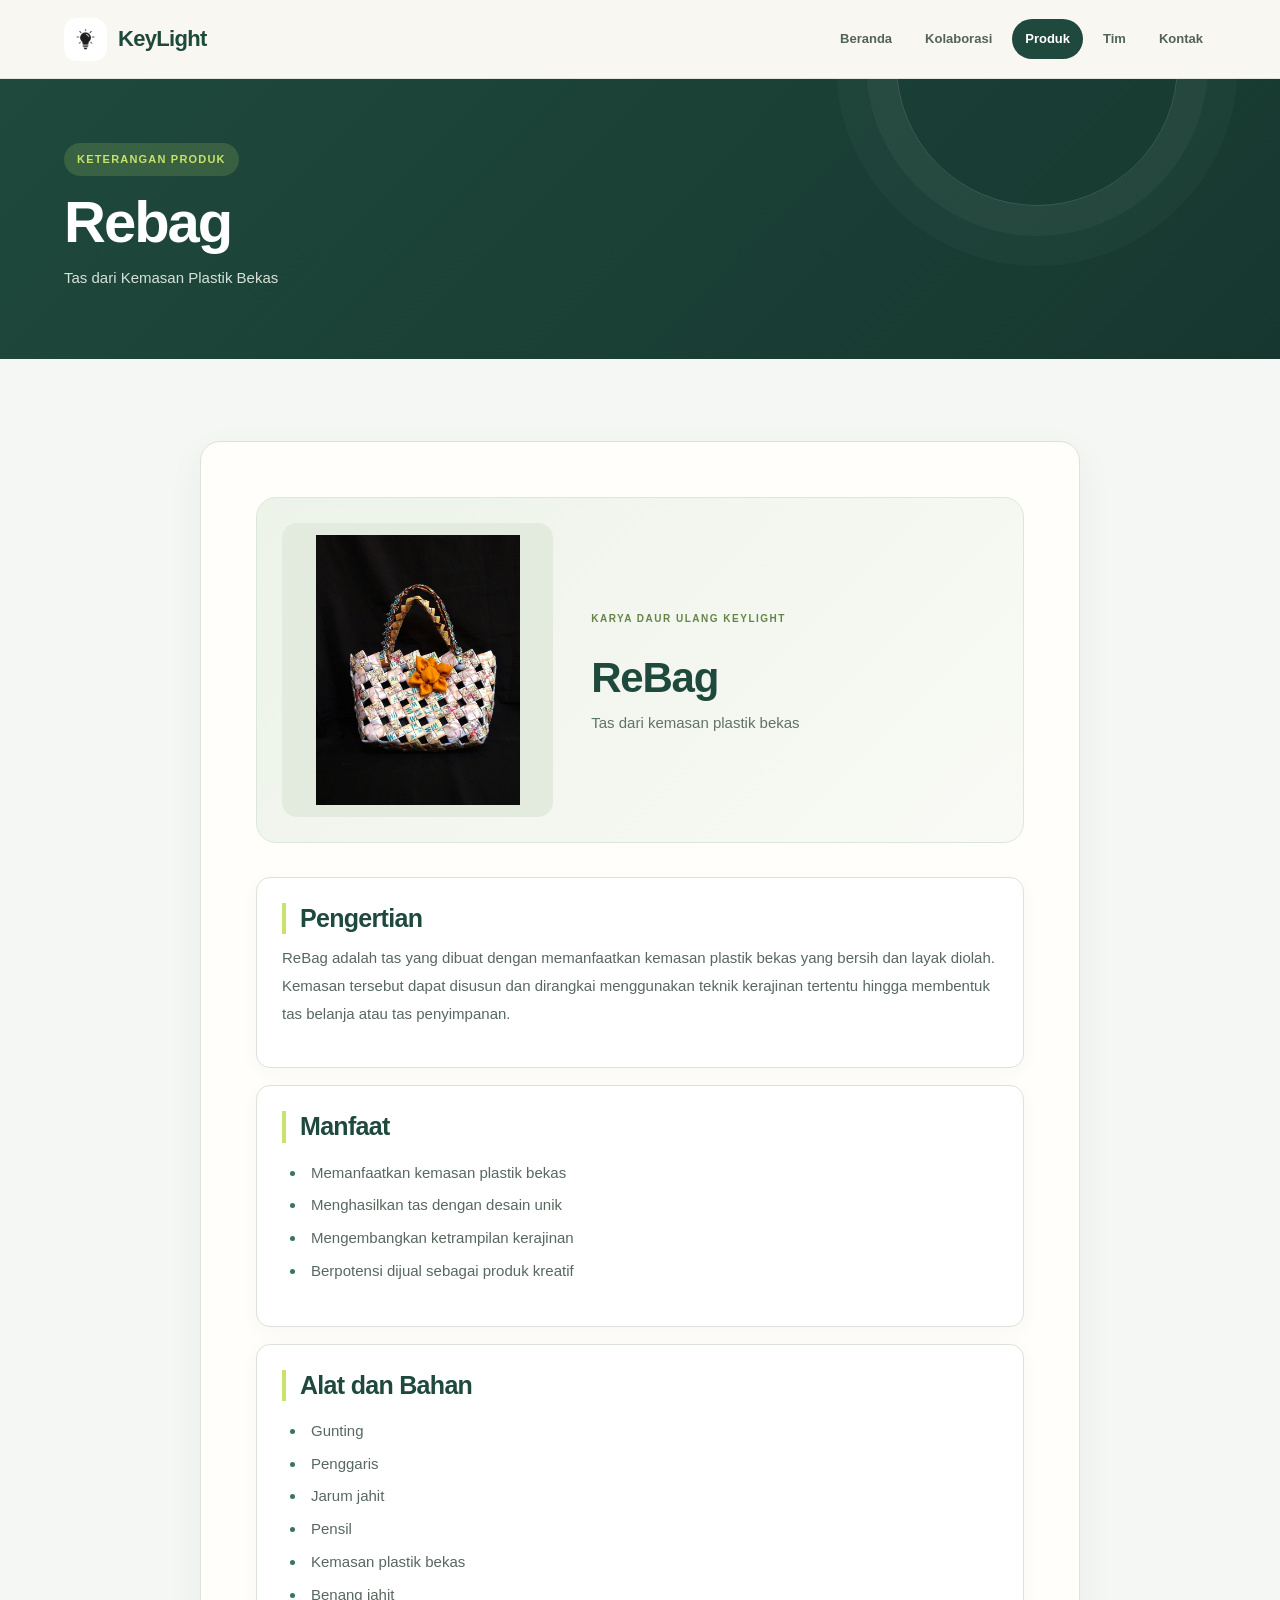
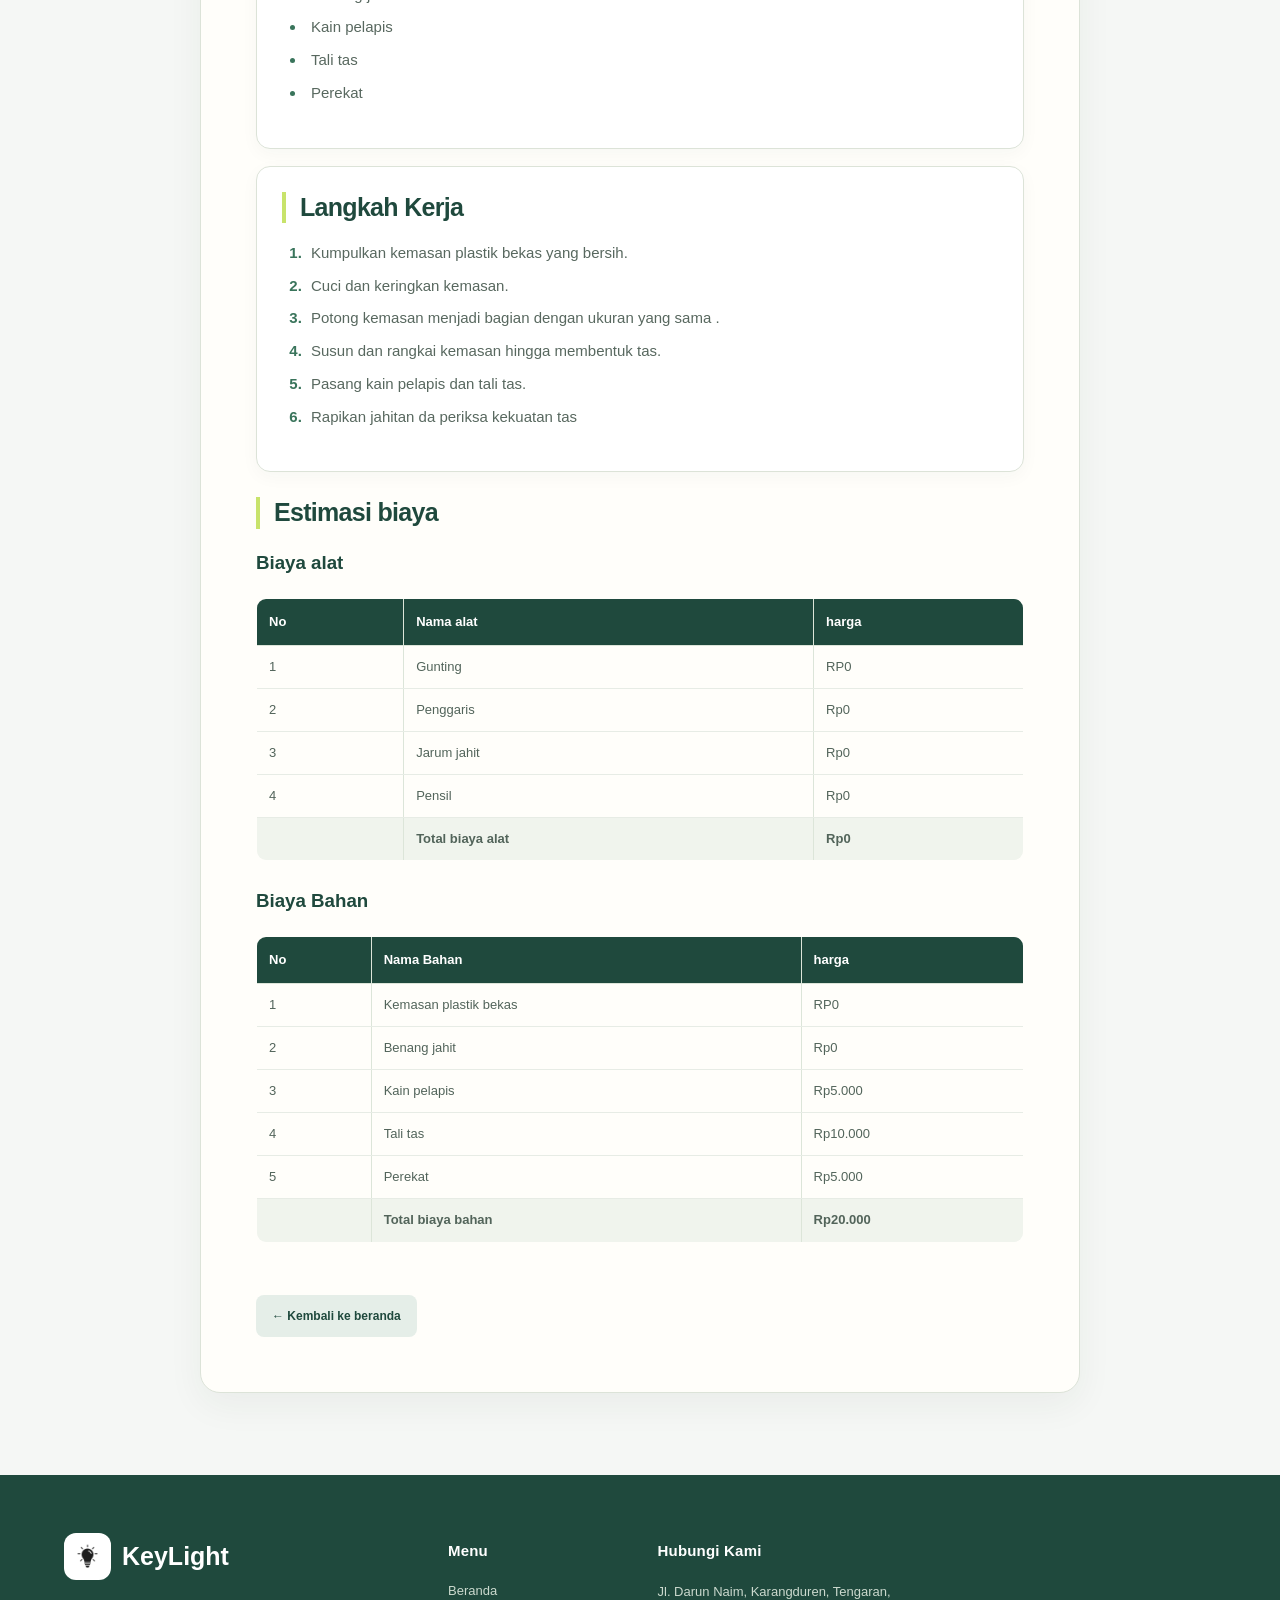
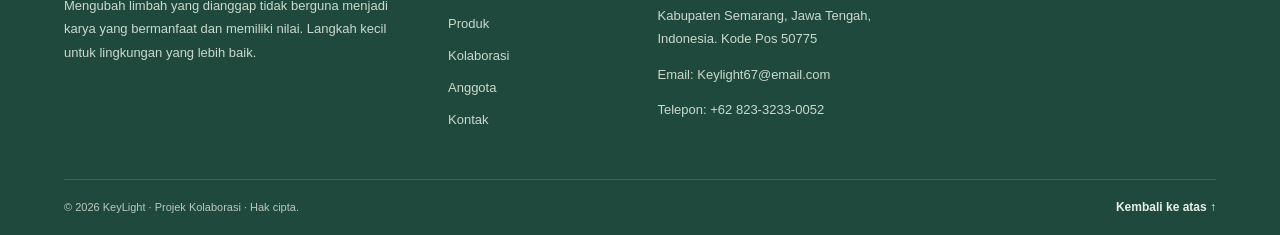
<file: rebag.html>
<!DOCTYPE html>
<html lang="id">

<head>
  <meta charset="UTF-8">
  <meta name="viewport" content="width=device-width, initial-scale=1.0">
  <meta name="theme-color" content="#1f493d">
  <title>ReBag | KeyLight</title>
  <link rel="stylesheet" href="style.css">
</head>

<body id="top">
  <header class="site-header">
    <div class="container nav-wrap"><a class="brand" href="index.html"><img src="1761713173324.png"
          alt="Logo KeyLight">KeyLight</a>
      <nav class="nav">
        <a class="" href="index.html">Beranda</a>
        <a class="" href="index.html#kolaborasi">Kolaborasi</a>
        <a class="active" href="index.html#produk">Produk</a>
        <a class="" href="index.html#tim">Tim</a>
        <a class="" href="index.html#kontak">Kontak</a>
      </nav>
    </div>
  </header>
  <section class="page-hero">
    <div class="container"><span class="pill">Keterangan produk</span>
      <h1>Rebag</h1>
      <p>Tas dari Kemasan Plastik Bekas</p>
    </div>
  </section>
  <main class="section">
    <div class="container article">
      <header class="product-intro">
        <div class="product-intro-image"><img src="tas.jpeg" alt="ReBag - Tas dari kemasan plastik bekas"></div>
        <div class="product-intro-copy"><span class="product-eyebrow">KARYA DAUR ULANG KEYLIGHT</span><h2>ReBag</h2><p>Tas dari kemasan plastik bekas</p></div>
      </header>

      <div class="container">
        <div class="card">

          <h2>Pengertian</h2>
          <p>ReBag adalah tas yang dibuat dengan memanfaatkan kemasan plastik bekas yang bersih dan layak diolah.
            Kemasan tersebut dapat disusun dan dirangkai menggunakan teknik kerajinan tertentu hingga membentuk tas
            belanja atau tas penyimpanan.
          </p>
        </div>

        <div class="card">
          <h2>Manfaat</h2>
          <ul>
            <li>Memanfaatkan kemasan plastik bekas</li>
            <li>Menghasilkan tas dengan desain unik</li>
            <li>Mengembangkan ketrampilan kerajinan</li>
            <li>Berpotensi dijual sebagai produk kreatif</li>
          </ul>
        </div>
        <div class="card">
          <h2>Alat dan Bahan</h2>
          <ul>
            <li>Gunting</li>
            <li>Penggaris</li>
            <li>Jarum jahit</li>
            <li>Pensil</li>
            <li>Kemasan plastik bekas</li>
            <li>Benang jahit</li>
            <li>Kain pelapis</li>
            <li>Tali tas</li>
            <li>Perekat</li>
          </ul>
        </div>
        <div class="card">
          <h2>Langkah Kerja</h2>
          <ol>
            <li>Kumpulkan kemasan plastik bekas yang bersih.</li>
            <li>Cuci dan keringkan kemasan.</li>
            <li>Potong kemasan menjadi bagian dengan ukuran yang sama .</li>
            <li>Susun dan rangkai kemasan hingga membentuk tas.</li>
            <li>Pasang kain pelapis dan tali tas.</li>
            <li>Rapikan jahitan da periksa kekuatan tas</li>
          </ol>
        </div>
       <div>
        <h2>Estimasi biaya</h2>
         <h3>Biaya alat</h3>
          <table border="1">
             <thead>
              <th>No</th>
              <th>Nama alat</th>
              <th>harga</th>
            </thead>
            <tbody>
              <tr>
                <td>1</td>
                <td>Gunting</td>
                <td>RP0</td>
              </tr>
              <tr>
                <td>2</td>
                <td>Penggaris</td>
                <td>Rp0</td>
              </tr>
              <tr>
                <td>3</td>
                <td>Jarum jahit</td>
                <td>Rp0</td>
              </tr>
              <tr>
                <td>4</td>
                <td>Pensil</td>
                <td>Rp0</td>
              </tr>
              <tr>
                <td> </td>
                <td>Total biaya alat</td>
                <td>Rp0</td>
              </tr>
            </tbody>
            </table>
            
          <h3>Biaya Bahan</h3>
          <table border="1">
             <thead>
              <th>No</th>
              <th>Nama Bahan</th>
              <th>harga</th>
            </thead>
            <tbody>
              <tr>
                <td>1</td>
                <td>Kemasan plastik bekas</td>
                <td>RP0</td>
              </tr>
              <tr>
                <td>2</td>
                <td>Benang jahit</td>
                <td>Rp0</td>
              </tr>
              <tr>
                <td>3</td>
                <td>Kain pelapis</td>
                <td>Rp5.000</td>
              </tr>
              <tr>
                <td>4</td>
                <td>Tali tas</td>
                <td>Rp10.000</td>
              </tr>
              <tr>
                <td>5</td>
                <td>Perekat</td>
                <td>Rp5.000</td>
              </tr>
              <tr>
                <td> </td>
                <td>Total biaya bahan</td>
                <td>Rp20.000</td>
              </tr>
          </tbody>
          </table>
       </div>
      </div>
      <a class="back" href="index.html">← Kembali ke beranda</a>
    </div>
  </main>
 <!-- FOOTER -->
  <footer class="site-footer">

    <div class="container footer-main">

      <div class="footer-brand">

        <a class="footer-logo" href="index.html">
          <img src="1761713173324.png" alt="Logo KeyLight">
          <span>KeyLight</span>
        </a>

        <p>
          Mengubah limbah yang dianggap tidak berguna
          menjadi karya yang bermanfaat dan memiliki nilai.
          Langkah kecil untuk lingkungan yang lebih baik.
        </p>


      </div>


      <div class="footer-column">
        <h3>Menu</h3>
        <a href="index.html">Beranda</a>
        <a href="index.html#produk">Produk</a>
        <a href="index.html#kolaborasi">Kolaborasi</a>
        <a href="index.html#tim">Anggota</a>
        <a href="index.html#kontak">Kontak</a>
      </div>

      <div class="footer-column footer-contact">
        <h3>Hubungi Kami</h3>

        <p>
          Jl. Darun Naim, Karangduren, Tengaran,
          Kabupaten Semarang, Jawa Tengah, Indonesia.
          Kode Pos 50775
        </p>

        <p>Email: Keylight67@email.com</p>
        <p>Telepon: +62 823-3233-0052</p>
      </div>

    </div>


    <div class="container footer-bottom">

      <p>
        © 2026 KeyLight · Projek Kolaborasi · Hak cipta.
      </p>

      <a href="#top" class="back-top">
        Kembali ke atas ↑
      </a>

    </div>

  </footer>

</body>

</html>
</file>
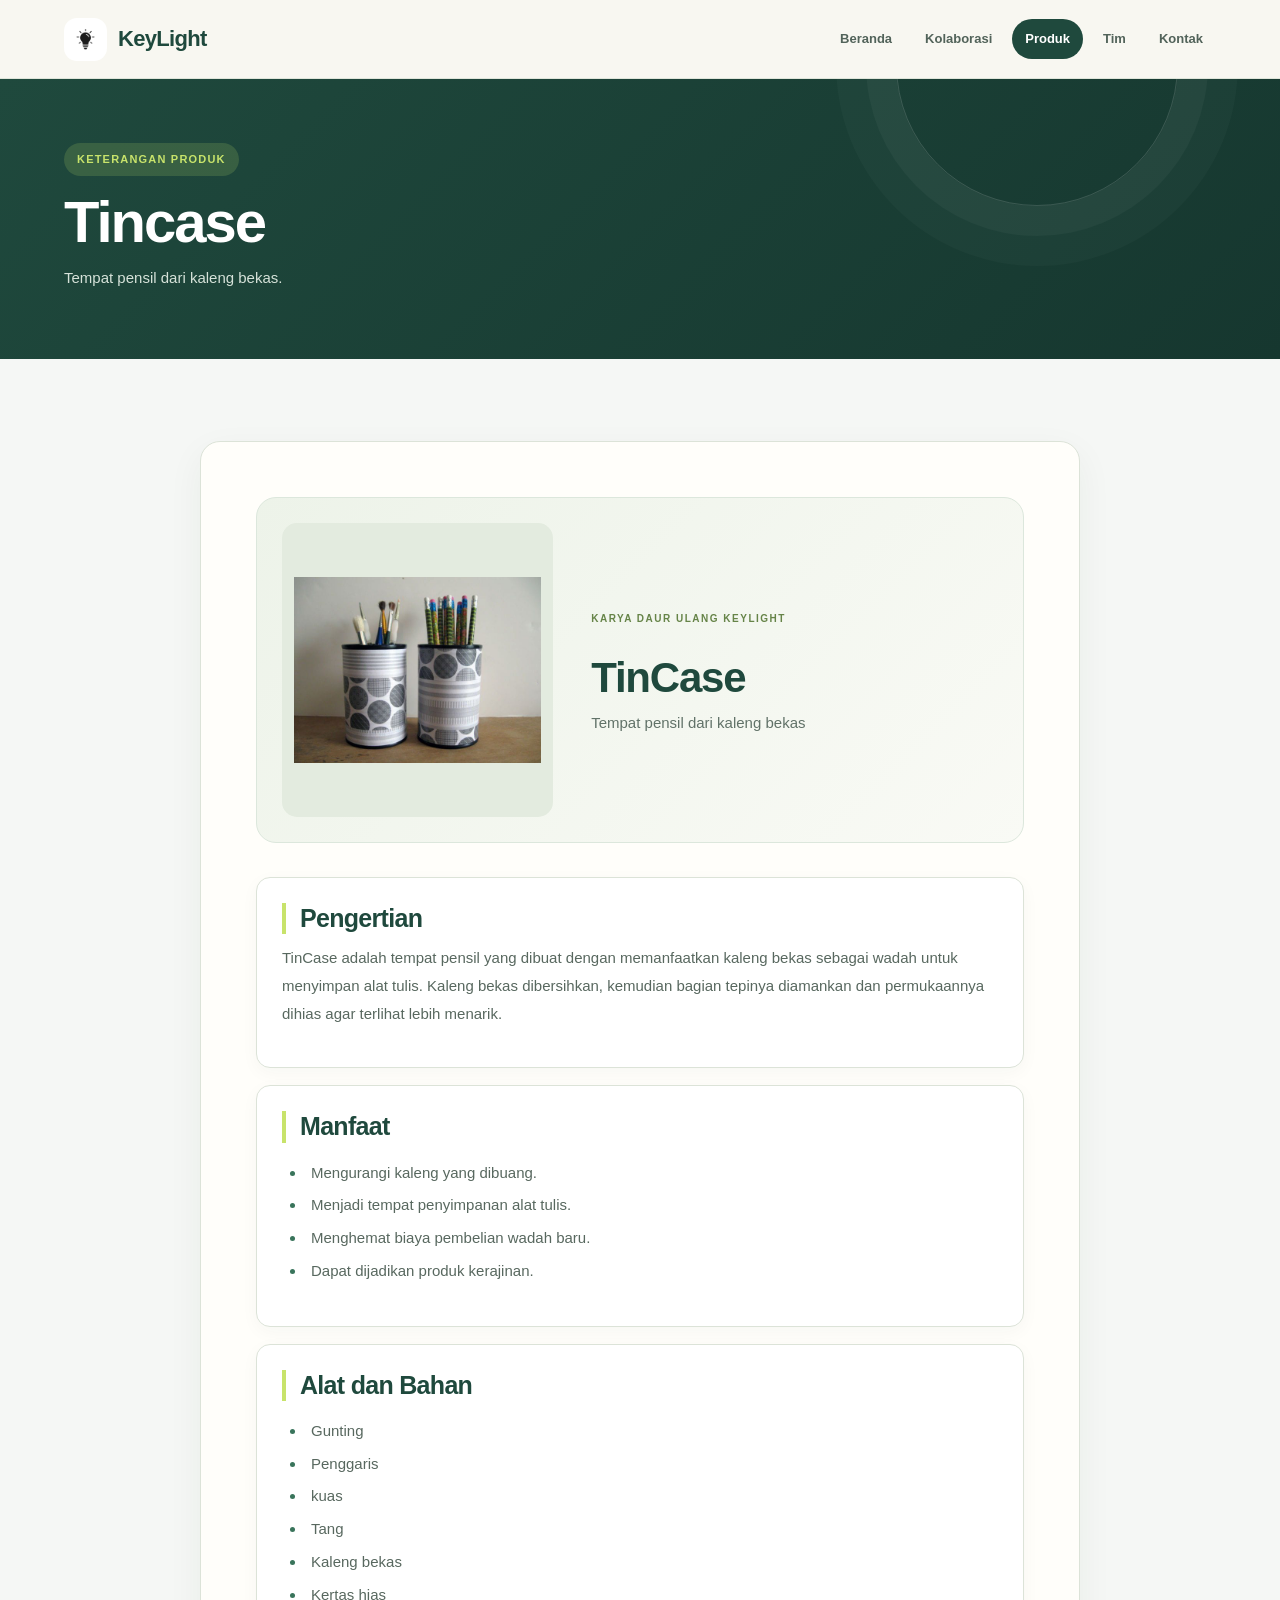
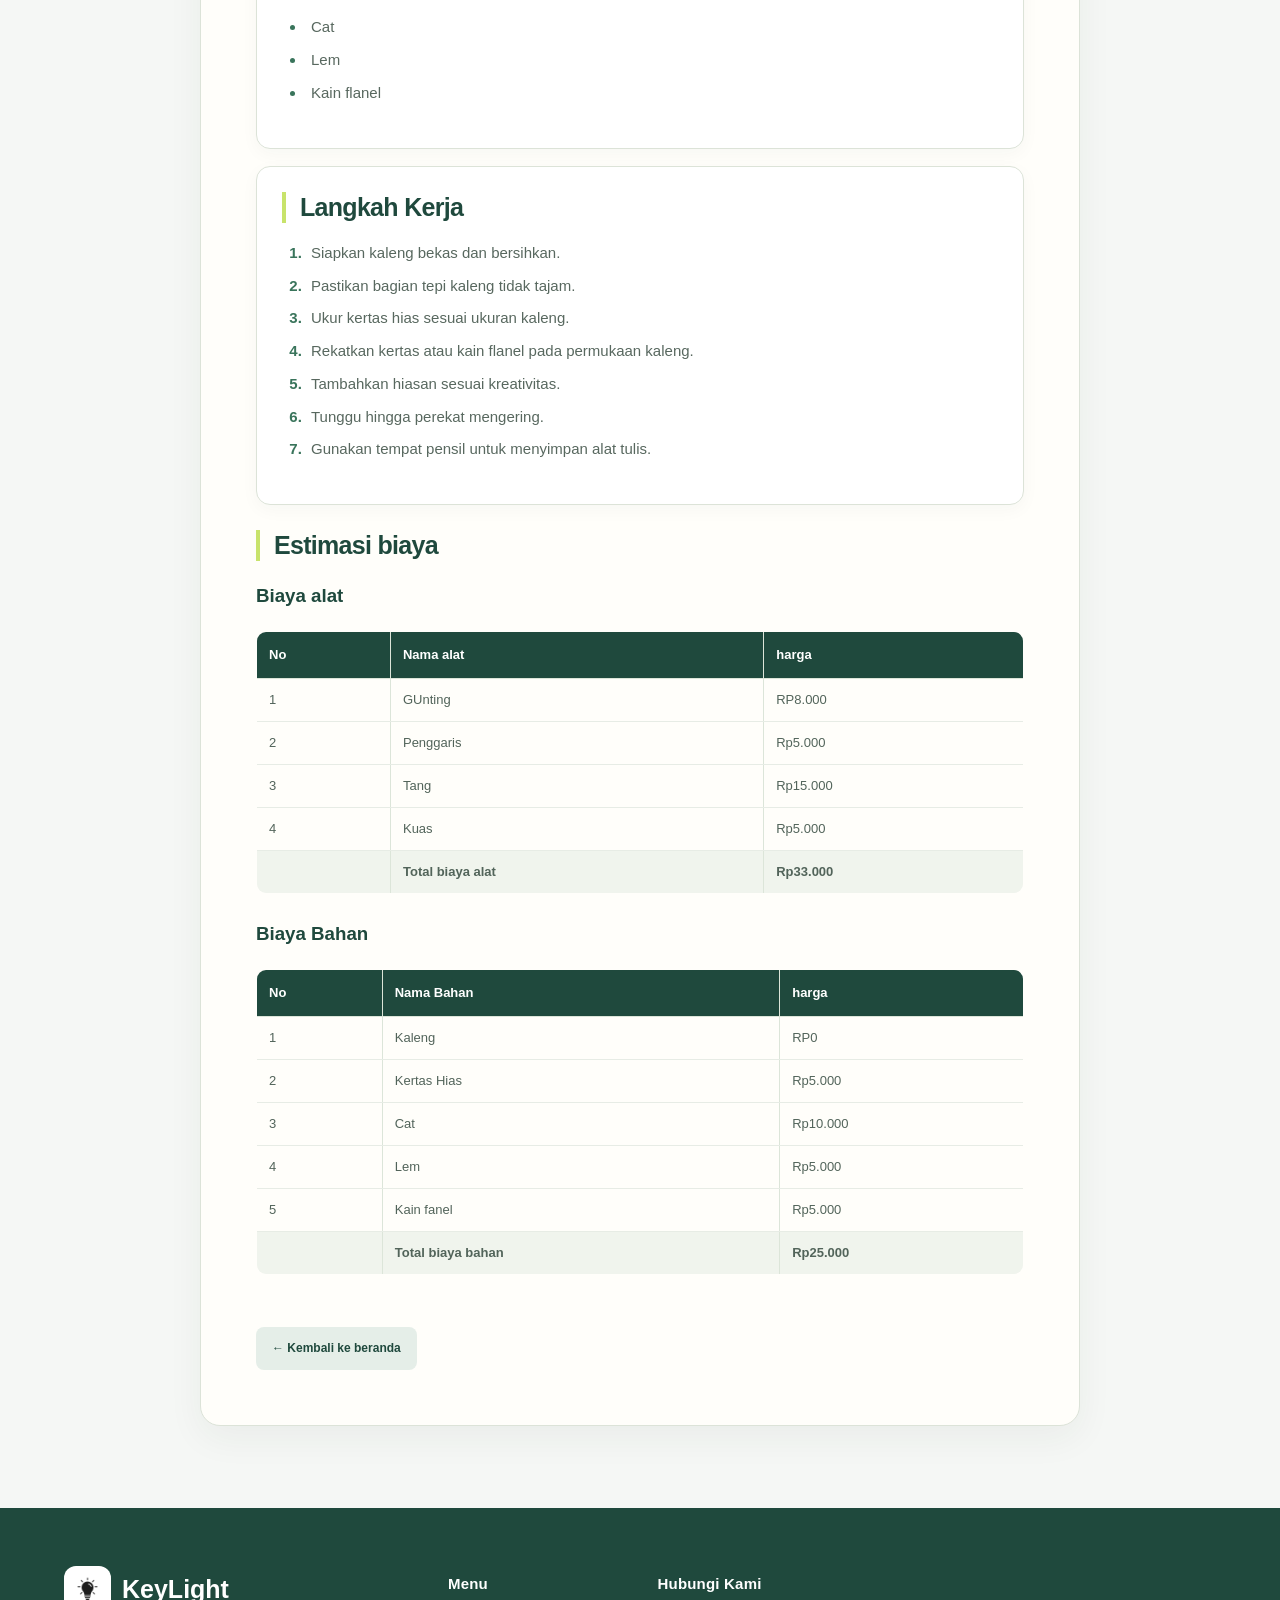
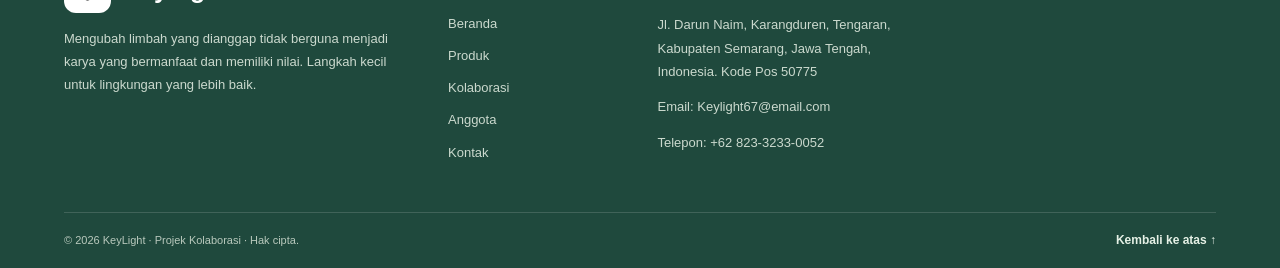
<file: tincase.html>
<!DOCTYPE html>
<html lang="id">

<head>
    <meta charset="UTF-8">
    <meta name="viewport" content="width=device-width, initial-scale=1.0">
    <meta name="theme-color" content="#1f493d">
    <title>TinCase | KeyLight</title>
    <link rel="stylesheet" href="style.css">
</head>

<body id="top">
    <header class="site-header">
        <div class="container nav-wrap"><a class="brand" href="index.html"><img src="1761713173324.png"
                    alt="Logo KeyLight">KeyLight</a>
            <nav class="nav"><a class="" href="index.html">Beranda</a>
                <a class="" href="index.html#kolaborasi">Kolaborasi</a>
                <a class="active" href="index.html#produk">Produk</a>
                <a class="" href="index.html#tim">Tim</a>
                <a class="" href="index.html#kontak">Kontak</a>
            </nav>
        </div>
    </header>
    <section class="page-hero">
        <div class="container"><span class="pill">Keterangan produk</span>
            <h1>Tincase</h1>
            <p>Tempat pensil dari kaleng bekas.</p>
        </div>
    </section>
    <main class="section">
        <div class="container article">
            <header class="product-intro">
        <div class="product-intro-image"><img src="kaleng%20.jpeg" alt="TinCase - Tempat pensil dari kaleng bekas"></div>
        <div class="product-intro-copy"><span class="product-eyebrow">KARYA DAUR ULANG KEYLIGHT</span><h2>TinCase</h2><p>Tempat pensil dari kaleng bekas</p></div>
      </header>

            <div class="container">
                <div class="card">

                    <h2>Pengertian</h2>
                    <p>TinCase adalah tempat pensil yang dibuat dengan memanfaatkan kaleng bekas sebagai wadah untuk
                        menyimpan alat tulis.
                        Kaleng bekas dibersihkan, kemudian bagian tepinya diamankan dan permukaannya dihias agar
                        terlihat lebih menarik.
                    </p>
                </div>
                <div class="card">
                    <h2>Manfaat</h2>
                    <ul>
                        <li>Mengurangi kaleng yang dibuang.</li>
                        <li>Menjadi tempat penyimpanan alat tulis.</li>
                        <li>Menghemat biaya pembelian wadah baru.</li>
                        <li>Dapat dijadikan produk kerajinan.</li>
                    </ul>
                </div>

                <div class="card">
                    <h2>Alat dan Bahan</h2>
                    <ul>
                        <li>Gunting</li>
                        <li>Penggaris</li>
                        <li>kuas</li>
                        <li>Tang</li>
                        <li>Kaleng bekas</li>
                        <li>Kertas hias</li>
                        <li>Cat</li>
                        <li>Lem </li>
                        <li>Kain flanel</li>
                    </ul>
                </div>
                <div class="card">
                    <h2>Langkah Kerja</h2>
                    <ol>
                        <li>Siapkan kaleng bekas dan bersihkan.
                        <li>Pastikan bagian tepi kaleng tidak tajam.</li>
                        <li>Ukur kertas hias sesuai ukuran kaleng.</li>
                        <li>Rekatkan kertas atau kain flanel pada permukaan kaleng.</li>
                        <li>Tambahkan hiasan sesuai kreativitas.</li>
                        <li>Tunggu hingga perekat mengering.</li>
                        <li>Gunakan tempat pensil untuk menyimpan alat tulis.
                    </ol>
                </div>
                <div>
        <h2>Estimasi biaya</h2>
         <h3>Biaya alat</h3>
          <table border="1">
             <thead>
              <th>No</th>
              <th>Nama alat</th>
              <th>harga</th>
            </thead>
            <tbody>
              <tr>
                <td>1</td>
                <td>GUnting</td>
                <td>RP8.000</td>
              </tr>
              <tr>
                <td>2</td>
                <td>Penggaris</td>
                <td>Rp5.000</td>
              </tr>
              <tr>
                <td>3</td>
                <td>Tang</td>
                <td>Rp15.000</td>
              </tr>
              <tr>
                <td>4</td>
                <td>Kuas</td>
                <td>Rp5.000</td>
              </tr>
              <tr>
                <td> </td>
                <td>Total biaya alat</td>
                <td>Rp33.000</td>
              </tr>
            </tbody>
            </table>
            
          <h3>Biaya Bahan</h3>
          <table border="1">
             <thead>
              <th>No</th>
              <th>Nama Bahan</th>
              <th>harga</th>
            </thead>
            <tbody>
              <tr>
                <td>1</td>
                <td>Kaleng</td>
                <td>RP0</td>
              </tr>
              <tr>
                <td>2</td>
                <td>Kertas Hias</td>
                <td>Rp5.000</td>
              </tr>
              <tr>
                <td>3</td>
                <td>Cat</td>
                <td>Rp10.000</td>
              </tr>
              <tr>
                <td>4</td>
                <td>Lem</td>
                <td>Rp5.000</td>
              </tr>
              <tr>
                <td>5</td>
                <td>Kain fanel</td>
                <td>Rp5.000</td>
              </tr>
              <tr>
                <td> </td>
                <td>Total biaya bahan</td>
                <td>Rp25.000</td>
              </tr>
          </tbody>
          </table>
                </div>
            </div>
            <a class="back" href="index.html">← Kembali ke beranda</a>
        </div>

    </main>
   <!-- FOOTER -->
  <footer class="site-footer">

    <div class="container footer-main">

      <div class="footer-brand">

        <a class="footer-logo" href="index.html">
          <img src="1761713173324.png" alt="Logo KeyLight">
          <span>KeyLight</span>
        </a>

        <p>
          Mengubah limbah yang dianggap tidak berguna
          menjadi karya yang bermanfaat dan memiliki nilai.
          Langkah kecil untuk lingkungan yang lebih baik.
        </p>


      </div>


      <div class="footer-column">
        <h3>Menu</h3>
        <a href="index.html">Beranda</a>
        <a href="index.html#produk">Produk</a>
        <a href="index.html#kolaborasi">Kolaborasi</a>
        <a href="index.html#tim">Anggota</a>
        <a href="index.html#kontak">Kontak</a>
      </div>

      <div class="footer-column footer-contact">
        <h3>Hubungi Kami</h3>

        <p>
          Jl. Darun Naim, Karangduren, Tengaran,
          Kabupaten Semarang, Jawa Tengah, Indonesia.
          Kode Pos 50775
        </p>

        <p>Email: Keylight67@email.com</p>
        <p>Telepon: +62 823-3233-0052</p>
      </div>

    </div>


    <div class="container footer-bottom">

      <p>
        © 2026 KeyLight · Projek Kolaborasi · Hak cipta.
      </p>

      <a href="#top" class="back-top">
        Kembali ke atas ↑
      </a>

    </div>

  </footer>

</body>

</html>
</file>
<file: style.css>
/* ReLight — visual redesign | HTML + CSS murni */
:root {
  --ink: #172c27;
  --forest: #1f493d;
  --green: #39745b;
  --lime: #c8e36b;
  --sage: #e8eee5;
  --paper: #f8f7f1;
  --white: #fffefa;
  --muted: #69776f;
  --line: #dce3d8;
  --shadow: 0 18px 45px rgba(28, 55, 43, .09)
}

* {
  box-sizing: border-box
}

html {
  scroll-behavior: smooth;
  scroll-padding-top: 90px
}

body {
  margin: 0;
  background: var(--paper);
  color: var(--ink);
  font-family: Arial, Helvetica, sans-serif;
  line-height: 1.7
}

a {
  color: inherit;
  text-decoration: none
}

img {
  display: block;
  max-width: 100%
}

.container {
  width: min(1160px, 90%);
  margin-inline: auto
}

.site-header {
  position: sticky;
  top: 0;
  z-index: 20;
  background: rgba(248, 247, 241, .94);
  backdrop-filter: blur(12px);
  border-bottom: 1px solid rgba(220, 227, 216, .9)
}

.nav-wrap {
  min-height: 78px;
  display: flex;
  align-items: center;
  justify-content: space-between;
  gap: 24px
}

.brand {
  display: inline-flex;
  align-items: center;
  gap: 11px;
  font-size: 22px;
  font-weight: 900;
  letter-spacing: -.7px;
  color: var(--forest)
}

.brand img {
  width: 43px;
  height: 43px;
  object-fit: contain;
  background: #fff;
  border-radius: 13px;
  padding: 4px
}

.nav {
  display: flex;
  align-items: center;
  gap: 7px;
  flex-wrap: wrap
}

.nav a {
  font-size: 13px;
  font-weight: 700;
  color: #52635a;
  padding: 9px 13px;
  border-radius: 999px;
  transition: .2s
}

.nav a:hover,
.nav a.active {
  background: var(--forest);
  color: white
}

.hero {
  position: relative;
  overflow: hidden;
  padding: 88px 0 94px;
  background: var(--forest);
  color: white
}

.hero:before,
.hero:after {
  content: "";
  position: absolute;
  border-radius: 50%;
  pointer-events: none
}

.hero:before {
  width: 420px;
  height: 420px;
  right: -110px;
  top: -210px;
  border: 1px solid rgba(255, 255, 255, .16);
  box-shadow: 0 0 0 38px rgba(255, 255, 255, .035), 0 0 0 78px rgba(255, 255, 255, .025)
}

.hero:after {
  width: 240px;
  height: 240px;
  left: -120px;
  bottom: -150px;
  background: rgba(200, 227, 107, .10)
}

.hero-grid {
  position: relative;
  z-index: 1;
  display: grid;
  grid-template-columns: 1.1fr .9fr;
  gap: 65px;
  align-items: center
}

.eyebrow,
.pill {
  display: inline-flex;
  align-items: center;
  gap: 8px;
  padding: 7px 13px;
  border-radius: 999px;
  background: rgba(200, 227, 107, .15);
  color: var(--lime);
  font-size: 11px;
  font-weight: 800;
  letter-spacing: 1.2px;
  text-transform: uppercase
}

.hero h1 {
  font-size: clamp(48px, 7vw, 86px);
  line-height: .99;
  letter-spacing: -4px;
  margin: 22px 0 20px;
  color: #fff
}

.hero p {
  max-width: 590px;
  color: #d6e2d9;
  font-size: 16px;
  line-height: 1.85;
  margin: 0 0 28px
}

.btn {
  display: inline-flex;
  align-items: center;
  gap: 12px;
  background: var(--lime);
  color: var(--ink);
  font-size: 13px;
  font-weight: 900;
  padding: 14px 21px;
  border-radius: 9px;
  transition: .2s
}

.btn:hover {
  transform: translateY(-3px);
  box-shadow: 0 20px 24px rgba(0, 0, 0, .16)
}

.hero-art {
  min-height: 330px;
  display: grid;
  place-items: center;
  position: relative;
  background: linear-gradient(145deg, #e9efdf, #cbd9c7);
  border-radius: 32px 32px 110px 32px;
  padding: 38px;
  box-shadow: var(--shadow);
  transform: rotate(1deg)
}

.hero-art:before {
  content: "REUSE • RECREATE • KEYLIGHT";
  bottom: 20px;
  left: 25px;
  font-size: 10px;
  font-weight: 900;
  letter-spacing: 2px;
  color: #48634f
}

.hero-art img {
  width: min(240px, 75%);
  height: 220px;
  object-fit: contain;
  filter: drop-shadow(0 15px 15px rgba(28, 55, 43, .12))
}

.section {
  padding: 82px 0
}

.section.alt {
  background: #edf1e9
}

.section.dark {
  background: var(--forest);
  color: #fff
}

.section-title {
  max-width: 700px;
  text-align: center;
  margin: 0 auto 42px
}

.section-title .pill {
  background: #e2ebd7;
  color: var(--green);
  margin-bottom: 12px
}

.section-title h2 {
  font-size: clamp(29px, 4vw, 43px);
  line-height: 1.13;
  letter-spacing: -1.5px;
  color: var(--ink);
  margin: 0 0 13px
}

.section-title p {
  color: var(--muted);
  font-size: 15px;
  margin: 0
}

.section.dark .section-title h2 {
  color: white
}

.section.dark .section-title p {
  color: #d4e0d8
}

.two-col {
  display: grid;
  grid-template-columns: 1fr 1fr;
  gap: 58px;
  align-items: center
}

.two-col h2 {
  font-size: clamp(29px, 4vw, 42px) !important;
  line-height: 1.13 !important;
  letter-spacing: -1.4px;
  margin: 14px 0 17px;
  color: var(--ink) !important
}

.two-col p {
  color: var(--muted);
  font-size: 15px
}

.photo-box {
  position: relative;
  overflow: hidden;
  border-radius: 22px 22px 80px 22px;
  background: #dfe9d9;
  min-height: 320px;
  box-shadow: var(--shadow);
  padding: 10px
}

.photo-box:after {
  content: "EcoVandguard";
  position: absolute;
  bottom: 22px;
  left: 25px;
  background: var(--lime);
  color: var(--ink);
  font-size: 12px;
  font-weight: 900;
  letter-spacing: 1.2px;
  padding: 8px 12px;
  border-radius: 5px
}

.photo-box img {
  width: 100%;
  height: 320px;
  object-fit: cover;
  border-radius: 15px 15px 70px 15px
}

.text-link {
  display: inline-flex;
  align-items: center;
  gap: 8px;
  color: var(--green);
  font-weight: 900;
  font-size: 13px;
  margin-top: 5px
}

.text-link:hover {
  color: #172c27;
  text-decoration: underline;
  text-underline-offset: 4px
}

.cards {
  display: grid;
  grid-template-columns: repeat(3, minmax(0, 1fr));
  gap: 22px
}

.card {
  min-width: 0;
  background: var(--white);
  border: 1px solid var(--line);
  border-radius: 17px;
  overflow: hidden;
  box-shadow: 0 5px 18px rgba(28, 55, 43, .035);
  transition: transform .25s, box-shadow .25s
}

.card:hover {
  transform: translateY(-7px);
  box-shadow: var(--shadow)
}

.card-img {
  height: 205px;
  background: linear-gradient(145deg, #e6eee1, #d5e2d2);
  display: grid;
  place-items: center;
  overflow: hidden
}

.card-img img {
  width: 100%;
  height: 100%;
  object-fit: cover;
  transition: transform .4s
}

.card:hover .card-img img {
  transform: scale(1.045)
}

.card-img .symbol {
  font-size: 62px;
  color: var(--green)
}

.card-body {
  padding: 23px
}

.card h3 {
  margin: 0 0 9px;
  color: var(--forest);
  font-size: 18px;
  line-height: 1.35;
  letter-spacing: -.3px
}

.card p {
  margin: 0 0 15px;
  color: var(--muted);
  font-size: 13px;
  line-height: 1.75
}

.team-section {
  background: #f0f0e8
}

.team-card {
  border-radius: 17px
}

.team-photo {
  height: 255px;
  background: #e2e9dc;
  overflow: hidden
}

.team-photo img {
  width: 100%;
  height: 100%;
  object-fit: cover;
  object-position: center 25%;
  transition: transform .4s
}

.team-card:hover .team-photo img {
  transform: scale(1.04)
}

.social-links {
  display: flex;
  flex-wrap: wrap;
  gap: 7px;
  margin-top: 16px
}

.social-links a {
  display: inline-flex;
  align-items: center;
  padding: 7px 11px;
  border-radius: 7px;
  background: #edf2e9;
  color: var(--forest);
  border: 1px solid #dce6d8;
  font-size: 11px;
  font-weight: 800;
  transition: .2s
}

.social-links a:hover {
  background: var(--forest);
  border-color: var(--forest);
  color: #fff
}

.social-note {
  margin: 22px 0 0;
  padding: 13px 16px;
  background: #e5eddf;
  border-radius: 9px;
  color: #52645a;
  font-size: 12px
}

.info-box {
  background: var(--forest);
  color: white;
  padding: 30px;
  border-radius: 18px 18px 55px 18px;
  box-shadow: var(--shadow)
}

.info-box h3 {
  font-size: 21px;
  margin: 0 0 17px
}

.info-box p {
  color: #e0e9e1;
  margin: 8px 0;
  font-size: 14px
}

.info-box .note {
  background: rgba(255, 255, 255, .1);
  border: 0;
  color: #e0e9e1
}

.page-hero {
  position: relative;
  overflow: hidden;
  background: var(--forest);
  color: white;
  padding: 64px 0 68px
}

.page-hero:after {
  content: "";
  position: absolute;
  width: 280px;
  height: 280px;
  border: 1px solid rgba(255, 255, 255, .15);
  border-radius: 50%;
  right: 8%;
  top: -155px;
  box-shadow: 0 0 0 30px rgba(255, 255, 255, .035), 0 0 0 60px rgba(255, 255, 255, .025)
}

.page-hero .container {
  position: relative;
  z-index: 1
}

.page-hero .pill {
  background: rgba(200, 227, 107, .16);
  color: var(--lime)
}

.page-hero h1 {
  font-size: clamp(35px, 5vw, 58px);
  line-height: 1.08;
  letter-spacing: -2px;
  color: white;
  margin: 15px 0 12px;
  max-width: 850px
}

.page-hero p {
  max-width: 720px;
  color: #d6e2d9;
  font-size: 15px;
  margin: 0
}

.article {
  max-width: 880px;
  margin: 0 auto;
  background: var(--white);
  padding: clamp(24px, 5vw, 55px);
  border: 1px solid var(--line);
  border-radius: 20px;
  box-shadow: 0 12px 36px rgba(28, 55, 43, .055)
}

.article h2 {
  font-size: 25px;
  line-height: 1.25;
  color: var(--forest);
  letter-spacing: -.7px;
  margin: 34px 0 10px;
  padding-left: 14px;
  border-left: 4px solid var(--lime)
}

.article h2:first-of-type {
  margin-top: 25px
}

.article h3 {
  color: var(--forest)
}

.article p,
.article li {
  color: #58685f;
  font-size: 15px;
  line-height: 1.85
}

.article ul,
.article ol {
  padding-left: 24px
}

.article li {
  padding-left: 5px;
  margin: 5px 0
}

.article li::marker {
  color: var(--green);
  font-weight: bold
}

.article-img {
  width: 100%;
  max-height: 430px;
  object-fit: cover;
  border-radius: 14px;
  margin: 0 0 28px
}

.price-grid {
  display: grid;
  grid-template-columns: repeat(3, 1fr);
  gap: 12px;
  margin: 22px 0
}

.price {
  background: #edf2e9;
  padding: 18px;
  border-radius: 12px;
  color: #5c6b61;
  font-size: 12px
}

.price strong {
  display: block;
  color: var(--forest);
  font-size: 23px;
  margin-top: 5px
}

.poster {
  width: 100%;
  height: auto;
  border: 1px solid var(--line);
  border-radius: 13px;
  margin: 17px 0 22px;
  box-shadow: 0 8px 22px rgba(28, 55, 43, .08)
}

.note {
  background: #edf2e9;
  border-left: 4px solid var(--green);
  padding: 15px 18px;
  border-radius: 7px;
  color: #536257
}

.back {
  display: inline-flex;
  margin-top: 28px;
  padding: 11px 16px;
  border-radius: 8px;
  background: var(--forest);
  color: white;
  font-weight: 800;
  font-size: 12px;
  transition: .2s
}

.back:hover {
  background: var(--green);
  transform: translateX(-3px)
}

.site-footer {
  background: #142f29;
  color: #eaf0e9;
  padding: 58px 0 18px
}

.footer-main {
  display: grid;
  grid-template-columns: 1.4fr .7fr 1fr 1.1fr;
  gap: 35px;
  align-items: start
}

.footer-brand,
.footer-column {
  min-width: 0
}

.footer-logo {
  display: inline-flex;
  align-items: center;
  gap: 11px;
  color: white;
  font-size: 25px;
  font-weight: 900;
  margin-bottom: 14px
}

.footer-logo img {
  width: 47px;
  height: 47px;
  object-fit: contain;
  background: #fff;
  border-radius: 12px;
  padding: 4px
}

.footer-brand p,
.footer-column p {
  color: #cbd9ce;
  font-size: 13px;
  line-height: 1.8;
  margin: 0 0 12px
}

.footer-column h3 {
  color: #fff;
  font-size: 15px;
  margin: 5px 0 17px;
  letter-spacing: .2px
}

.footer-column>a {
  display: block;
  color: #cbd9ce;
  font-size: 13px;
  margin: 10px 0;
  transition: color .2s
}

.footer-column>a:hover,
.back-top:hover {
  color: var(--lime)
}

.footer-member {
  display: flex;
  align-items: center;
  gap: 10px;
  color: #cbd9ce;
  font-size: 12px;
  margin: 11px 0
}

.member-photo-placeholder {
  width: 38px;
  height: 38px;
  flex: 0 0 38px;
  border: 1px dashed #9eb5a4;
  border-radius: 50%;
  display: grid;
  place-items: center;
  color: #d4e0d5;
  font-size: 9px;
  background: #ffffff0b
}

.footer-photo-placeholder {
  height: 112px;
  width: 100%;
  max-width: 260px;
  border: 1px dashed #9eb5a4;
  border-radius: 12px;
  background: #ffffff0b;
  display: grid;
  place-items: center;
  text-align: center;
  padding: 12px;
  margin-top: 18px;
  color: #cbd9ce;
  font-size: 12px
}

.footer-bottom {
  border-top: 1px solid #ffffff25;
  margin-top: 38px;
  padding-top: 17px;
  display: flex;
  justify-content: space-between;
  align-items: center;
  gap: 15px
}

.footer-bottom p {
  margin: 0;
  color: #b9c9bd;
  font-size: 11px
}

.back-top {
  color: #e5f1e6;
  font-size: 12px;
  font-weight: 800
}

@media(max-width:900px) {
  .footer-main {
    grid-template-columns: 1.2fr 1fr;
    gap: 28px
  }

  .hero-grid {
    gap: 35px
  }

  .cards {
    gap: 16px
  }
}

@media(max-width:700px) {
  .nav-wrap {
    padding: 13px 0;
    align-items: flex-start;
    flex-direction: column;
    gap: 9px
  }

  .nav {
    gap: 4px
  }

  .nav a {
    padding: 7px 10px;
    font-size: 12px
  }

  .hero {
    padding: 62px 0
  }

  .hero-grid,
  .two-col {
    grid-template-columns: 1fr;
    gap: 30px
  }

  .hero h1 {
    letter-spacing: -2.5px
  }

  .hero-art {
    min-height: 235px;
    border-radius: 24px 24px 75px 24px
  }

  .hero-art img {
    height: 160px
  }

  .section {
    padding: 60px 0
  }

  .cards {
    grid-template-columns: repeat(2, minmax(0, 1fr))
  }

  .photo-box,
  .photo-box img {
    min-height: 250px;
    height: 250px
  }

  .page-hero {
    padding: 48px 0
  }

  .article {
    padding: 25px 21px
  }

  .footer-main {
    grid-template-columns: 1fr 1fr
  }
}

@media(max-width:520px) {
  .container {
    width: 90%
  }

  .cards {
    grid-template-columns: 1fr
  }

  .card-img {
    height: 220px
  }

  .section-title {
    text-align: left;
    margin-bottom: 28px
  }

  .section-title h2 {
    font-size: 30px
  }

  .section-title p {
    font-size: 14px
  }

  .hero h1 {
    font-size: 49px
  }

  .hero p {
    font-size: 14px
  }

  .footer-main {
    grid-template-columns: 1fr;
    gap: 24px
  }

  .footer-photo-placeholder {
    max-width: none
  }

  .footer-bottom {
    align-items: flex-start;
    flex-direction: column
  }

  .price-grid {
    grid-template-columns: 1fr
  }

  .price {
    display: flex;
    justify-content: space-between;
    align-items: center;
    gap: 12px
  }

  .price strong {
    margin: 0;
    font-size: 20px
  }

  .article h2 {
    font-size: 22px
  }
}

@media(prefers-reduced-motion:reduce) {

  *,
  *::before,
  *::after {
    scroll-behavior: auto !important;
    transition: none !important
  }
}

/* Revisi tim: empat anggota dengan layout responsif */
.team-grid {
  grid-template-columns: repeat(4, minmax(0, 1fr));
  gap: 18px
}

.team-grid .team-photo {
  height: 220px
}

.photo-placeholder {
  display: flex;
  align-items: center;
  justify-content: center;
  padding: 18px;
  text-align: center;
  background: linear-gradient(135deg, #e6eddf, #d3dfcf);
  color: #526b55;
  font-size: 13px;
  font-weight: 700;
  border: 2px dashed #9aaf94
}

.photo-placeholder span {
  max-width: 150px
}

@media(max-width:1000px) {
  .team-grid {
    grid-template-columns: repeat(2, minmax(0, 1fr))
  }
}

@media(max-width:520px) {
  .team-grid {
    grid-template-columns: 1fr
  }

  .team-grid .team-photo {
    height: 260px
  }
}

/* Kolaborasi lintas pelajaran: dua kartu sejajar dan seimbang */
.collab-grid {
  width: min(820px, 100%);
  margin: 0 auto;
  grid-template-columns: repeat(2, minmax(0, 1fr));
  gap: 26px;
  align-items: stretch;
}

.collab-grid .card {
  display: flex;
  flex-direction: column;
  height: 100%;
}

.collab-grid .card-img {
  height: 165px;
  flex: 0 0 165px;
}

.collab-grid .card-body {
  display: flex;
  flex: 1;
  flex-direction: column;
  align-items: flex-start;
  padding: 25px;
}

.collab-grid .card-body .text-link {
  margin-top: auto;
  padding-top: 14px;
}

@media(max-width:600px) {
  .collab-grid {
    width: min(420px, 100%);
    grid-template-columns: 1fr;
    gap: 18px;
  }

  .collab-grid .card-img {
    height: 145px;
    flex-basis: 145px;
  }
}

/* FORMULIR KONTAK */
.contact-form {
    max-width: 650px;
    margin: 40px auto;
    padding: 35px;
    background: #ffffff;
    border-radius: 15px;
    box-shadow: 0 5px 20px rgba(0, 0, 0, 0.08);
}

.contact-form h2 {
    color: #263746;
    margin-bottom: 10px;
}

.form-desc {
    color: #777;
    margin-bottom: 25px;
    line-height: 1.6;
}

.form-group {
    margin-bottom: 20px;
}

.form-group label {
    display: block;
    margin-bottom: 8px;
    color: #34495e;
    font-weight: 600;
}

.form-group input,
.form-group textarea {
    width: 100%;
    padding: 13px 15px;
    border: 1px solid #d5dce2;
    border-radius: 8px;
    font-family: inherit;
    font-size: 14px;
    outline: none;
    box-sizing: border-box;
    transition: 0.3s;
}

.form-group input:focus,
.form-group textarea:focus {
    border-color: #3999bd;
    box-shadow: 0 0 5px rgba(57, 153, 189, 0.2);
}

.form-group textarea {
    resize: vertical;
}

.btn-kirim {
    width: 100%;
    padding: 14px;
    background: #287f9f;
    color: white;
    border: none;
    border-radius: 8px;
    font-size: 15px;
    font-weight: bold;
    cursor: pointer;
    transition: 0.3s;
}

.btn-kirim:hover {
    background: #1d637e;
}

/* Tampilan HP */
@media (max-width: 600px) {
    .contact-form {
        margin: 20px 15px;
        padding: 25px 20px;
    }
}

.member-photo{
  width: 85px;
  height: 85px;
  border-radius: 50%;
  overflow: hidden;
  border: 2px dashed white;
  flex-shrink: 0;

}

.member-photo img{
  width: 100%;
  height: 100%;
  object-fit: cover;
  object-position: center;
  display: block;
}

/* ===== RESTORE WARNA ASLI KEYLIGHT ===== */

.page-hero {
    background: linear-gradient(135deg, #1f493d, #16372f);
    color: #ffffff;
}

.section {
    background: #f5f7f5;
}

.pill {
    border-color: #8da99c;
}

.card-body h3,
.math-content h4 {
    color: #1f493d;
}

.member-label {
    color: #1f493d;
    background: #e8f0eb;
}

.equation {
    border-left-color: #1f493d;
}

.equation b {
    color: #1f493d;
}

.result {
    background: #edf4ef;
    border-color: #d5e5d9;
}

.result strong {
    color: #1f493d;
}

.back {
    color: #1f493d;
    background: #e5eee8;
}

.back:hover {
    background: #1f493d;
    color: #ffffff;
}

.site-footer {
    background: #1f493d;
}



.materi {
    margin-top: 18px;
}

.materi summary {
    list-style: none;
    text-align: center;
    padding: 13px;
    background: var(--forest);
    color: white;
    border-radius: 12px;
    cursor: pointer;
    font-weight: 600;
    transition: 0.3s;
}

.materi summary:hover {
    background: var(--green);
}

.materi summary::-webkit-details-marker {
    display: none;
}

.materi[open] summary {
    background: var(--green);
}

.math-content {
    margin-top: 15px;
    padding: 20px;
    background: var(--sage);
    border-radius: 12px;
    line-height: 1.7;
}

.math-content h4 {
    color: var(--forest);
    margin-bottom: 10px;
}

/* =========================================
   PENYEMPURNAAN HALAMAN MATEMATIKA KEYLIGHT
   HTML + CSS MURNI
========================================= */

/* LAYOUT KARTU ANGGOTA */
.math-page .cards {
    grid-template-columns: repeat(2, minmax(0, 1fr));
    gap: 28px;
    align-items: start;
}

.math-page .card {
    height: 100%;
    border-radius: 20px;
    background: var(--white);
    border: 1px solid var(--line);
    transition: transform .3s ease, box-shadow .3s ease;
}

.math-page .card:hover {
    transform: translateY(-5px);
    box-shadow: var(--shadow);
}

.math-page .card-body {
    padding: 25px;
}

/* LABEL ANGGOTA */
.math-page .member-label {
    display: inline-flex;
    align-items: center;
    padding: 6px 12px;
    margin-bottom: 13px;
    border-radius: 50px;
    background: #e8f0eb;
    color: var(--forest);
    font-size: 10px;
    font-weight: 800;
    letter-spacing: 1px;
}

.math-page .card h3 {
    font-size: 20px;
    margin-bottom: 12px;
}

/* POSTER */
.math-page .poster {
    width: 100%;
    height: 260px;
    object-fit: contain;
    object-position: center;
    background: #edf2e9;
    border: 1px solid var(--line);
    border-radius: 14px;
    padding: 8px;
    margin: 15px 0 18px;
    box-shadow: 0 6px 18px rgba(28, 55, 43, .06);
}

/* TOMBOL LIHAT MATERI */
.math-page .materi {
    margin-top: 12px;
    border-radius: 12px;
}

.math-page .materi summary {
    position: relative;
    display: flex;
    align-items: center;
    justify-content: center;
    gap: 12px;
    min-height: 48px;
    padding: 13px 18px;
    background: var(--forest);
    color: white;
    border: 1px solid transparent;
    border-radius: 10px;
    font-size: 13px;
    font-weight: 800;
    letter-spacing: .3px;
    cursor: pointer;
    transition: background .25s, border-radius .25s;
}

.math-page .materi summary::after {
    content: "+";
    position: absolute;
    right: 17px;
    font-size: 21px;
    font-weight: 400;
    line-height: 1;
    transition: transform .25s;
}

.math-page .materi summary:hover {
    background: var(--green);
}

.math-page .materi[open] summary {
    background: var(--green);
    border-radius: 10px 10px 0 0;
}

.math-page .materi[open] summary::after {
    content: "−";
}

/* ISI MATERI */
.math-page .math-content {
    margin-top: 0;
    padding: 23px;
    background: #f0f4ed;
    border: 1px solid #dce7dc;
    border-top: none;
    border-radius: 0 0 12px 12px;
    line-height: 1.8;
}

.math-page .math-content h4 {
    position: relative;
    color: var(--forest);
    font-size: 15px;
    font-weight: 800;
    margin: 22px 0 10px;
    padding-left: 11px;
    border-left: 3px solid var(--lime);
}

.math-page .math-content h4:first-child {
    margin-top: 0;
}

.math-page .math-content p {
    color: #58685f;
    font-size: 13px;
    line-height: 1.8;
    margin: 0 0 15px;
}

.math-page .math-content > strong {
    display: block;
    color: var(--forest);
    font-size: 13px;
    margin: 17px 0 9px;
}

/* KOTAK PERSAMAAN */
.math-page .equation {
    padding: 16px;
    margin: 10px 0 16px;
    background: #fffefa;
    border: 1px solid #dce5d9;
    border-left: 4px solid var(--green);
    border-radius: 9px;
    color: #43554a;
    font-family: "Courier New", monospace;
    font-size: 12px;
    line-height: 2;
    overflow-wrap: anywhere;
    box-shadow: 0 3px 10px rgba(28, 55, 43, .035);
}

.math-page .equation hr {
    border: none;
    border-top: 1px dashed #cbd8ca;
    margin: 9px 0;
}

.math-page .equation b {
    color: var(--forest);
    font-weight: 900;
}

/* KESIMPULAN */
.math-page .result {
    margin-top: 23px;
    padding: 19px;
    background: #e5eee5;
    border: 1px solid #d1e1d2;
    border-left: 4px solid var(--green);
    border-radius: 10px;
}

.math-page .result strong {
    display: block;
    color: var(--forest);
    font-size: 14px;
    margin-bottom: 7px;
}

.math-page .result p {
    color: #52645a;
    font-size: 13px;
    line-height: 1.8;
    margin: 0;
}

/* CATATAN POSTER */
.math-page .note {
    margin-top: 35px;
    padding: 17px 20px;
    background: #edf2e9;
    border-left: 4px solid var(--green);
    border-radius: 9px;
    color: #536257;
    font-size: 13px;
    line-height: 1.8;
}

/* TOMBOL KEMBALI */
.math-page .back {
    margin-top: 25px;
    padding: 12px 19px;
    border-radius: 9px;
    background: var(--forest);
    color: white;
    font-size: 13px;
    transition: .25s;
}

.math-page .back:hover {
    background: var(--green);
    transform: translateX(-4px);
}

/* FOOTER ANGGOTA */
.math-page .footer-members .member-photo,
.math-page .footer-members .footer-member {
    width: 100%;
    height: auto;
    min-height: 48px;
    display: flex;
    align-items: center;
    gap: 12px;
    margin: 10px 0;
    padding: 4px 0;
    border: none;
    border-radius: 0;
    overflow: visible;
    background: transparent;
    color: #cbd9ce;
    font-size: 12px;
    flex-shrink: 1;
}

.math-page .footer-members .member-photo img,
.math-page .footer-members .footer-member img {
    width: 40px;
    height: 40px;
    flex: 0 0 40px;
    object-fit: cover;
    border-radius: 50%;
    border: 2px solid #9eb5a4;
}

/* FOKUS KEYBOARD */
.math-page .materi summary:focus-visible,
.math-page .back:focus-visible {
    outline: 3px solid var(--lime);
    outline-offset: 4px;
}

/* RESPONSIVE TABLET */
@media (max-width: 900px) {
    .math-page .cards {
        gap: 18px;
    }

    .math-page .card-body {
        padding: 20px;
    }

    .math-page .poster {
        height: 230px;
    }

    .math-page .math-content {
        padding: 17px;
    }
}

/* RESPONSIVE HP */
@media (max-width: 600px) {
    .math-page .cards {
        grid-template-columns: 1fr;
        gap: 22px;
    }

    .math-page .card-body {
        padding: 20px;
    }

    .math-page .poster {
        height: auto;
        max-height: 380px;
        min-height: 180px;
    }

    .math-page .math-content {
        padding: 17px;
    }

    .math-page .equation {
        padding: 13px;
        font-size: 11px;
        line-height: 1.9;
    }

    .math-page .materi summary {
        min-height: 46px;
        font-size: 12px;
    }

    .math-page .result {
        padding: 15px;
    }

    .math-page .note {
        font-size: 12px;
    }
}

.social-links {
    display: flex;
    align-items: center;
    gap: 20px;
    margin-top: 18px;
}

.social-links {
    display: flex;
    align-items: center;
    gap: 20px;
    margin-top: 18px;
}

.social-links a {
    color: #263b65;
    font-size: 20px;
    text-decoration: none;
    transition: 0.3s ease;
}

.social-links a:hover {
    color: #6485c5;
    transform: translateY(-4px);
}
/* ===== PHOTO, PRODUCT DETAIL & WASTE EDUCATION POLISH ===== */
#produk .card-img {
  height: 225px;
  padding: 10px;
  background: linear-gradient(145deg, #edf2e9, #e1e9df);
}
#produk .card-img img {
  width: 100%;
  height: 100%;
  object-fit: contain;
  object-position: center;
  border-radius: 11px;
}
#produk .card:hover .card-img img { transform: scale(1.025); }

.article > .container {
  width: 100%;
  max-width: none;
  margin: 0;
  padding: 0;
}
.product-intro {
  display: grid;
  grid-template-columns: minmax(220px, .8fr) 1.2fr;
  align-items: center;
  gap: clamp(20px, 4vw, 38px);
  margin: 0 0 34px;
  padding: clamp(16px, 3vw, 25px);
  border: 1px solid #dce7dc;
  border-radius: 20px;
  background: linear-gradient(135deg, #edf3e9, #f9faf5);
}
.product-intro-image {
  display: grid;
  place-items: center;
  min-height: 230px;
  padding: 12px;
  border-radius: 15px;
  background: #e3ebdf;
}
.product-intro-image img {
  display: block;
  width: 100%;
  height: 270px;
  object-fit: contain;
  object-position: center;
  border-radius: 10px;
}
.product-intro-copy h2 {
  margin: 10px 0 8px;
  padding: 0;
  border: 0;
  color: var(--forest);
  font-size: clamp(28px, 4vw, 42px);
  letter-spacing: -1.2px;
  line-height: 1.1;
}
.product-intro-copy p {
  margin: 0;
  color: #617268;
  font-size: 15px;
}
.product-eyebrow {
  display: inline-block;
  color: #668448;
  font-size: 10px;
  font-weight: 900;
  letter-spacing: 1.5px;
}
.article .card {
  margin: 0 0 17px;
  padding: clamp(18px, 3vw, 25px);
  border-radius: 14px;
  background: #fff;
}
.article .card h2 { margin-top: 0; }
.article table {
  width: 100%;
  margin: 12px 0 24px;
  border-collapse: collapse;
  overflow: hidden;
  border: 1px solid #dce5d9;
  border-radius: 10px;
  font-size: 13px;
}
.article table th {
  padding: 12px;
  color: #fff;
  background: var(--forest);
  text-align: left;
}
.article table td { padding: 10px 12px; border-bottom: 1px solid #e7ece5; color: #52645a; }
.article table tr:last-child td { font-weight: 800; background: #f0f4ed; }

.waste-section { background: #f0f3ed; }
.waste-article { max-width: 980px; }
.waste-lead {
  margin: 0 0 26px;
  padding: clamp(22px, 4vw, 36px);
  border-radius: 18px;
  background: linear-gradient(135deg, #1f493d, #315f49);
  color: #fff;
}
.waste-lead h2 {
  margin: 12px 0 9px;
  padding: 0;
  border: 0;
  color: #fff;
  font-size: clamp(24px, 4vw, 34px);
}
.waste-lead p { margin: 0; color: #dce8dc; }
.waste-grid {
  display: grid;
  grid-template-columns: repeat(2, minmax(0, 1fr));
  gap: 18px;
}
.waste-grid > .card { height: 100%; margin: 0; }
.waste-grid > .card p { margin-bottom: 0; }
.waste-grid > .card:last-child { grid-column: 1 / -1; }

/* Posters keep their complete original artwork visible at every width. */
.math-page .cards { align-items: start; }
.math-page .card { height: auto; }
.math-page .card-body { min-width: 0; }
.math-page .poster {
  display: block;
  width: 100%;
  height: auto;
  max-height: none;
  min-height: 0;
  aspect-ratio: auto;
  object-fit: contain;
  object-position: center top;
  padding: 0;
  background: #f5f6f2;
  border: 1px solid #dce5d9;
  border-radius: 12px;
}

@media (max-width: 700px) {
  #produk .card-img { height: 210px; }
  .product-intro { grid-template-columns: 1fr; gap: 15px; }
  .product-intro-image { min-height: 190px; }
  .product-intro-image img { height: 230px; }
  .waste-grid { grid-template-columns: 1fr; }
  .waste-grid > .card:last-child { grid-column: auto; }
}

/* Member portraits: keep faces and the complete source photo visible. */
.team-photo {
  height: 300px;
  display: grid;
  place-items: center;
  padding: 8px;
  background: #e7ede3;
}
.team-photo img {
  width: 100%;
  height: 100%;
  object-fit: contain;
  object-position: center;
}
@media (max-width: 600px) {
  .team-photo { height: 280px; }
}


/* ===== KONTAK KEYLIGHT ===== */
.contact-section { padding-top: 76px; padding-bottom: 80px; }
.contact-section .section-title { max-width: 720px; margin: 0 auto 34px; text-align: center; }
.contact-layout {
  display: grid;
  grid-template-columns: minmax(0, .9fr) minmax(0, 1.1fr);
  gap: 24px;
  align-items: stretch;
}
.contact-info-card, .contact-form {
  min-width: 0;
  margin: 0;
  padding: clamp(22px, 3vw, 32px);
  border: 1px solid #e0e8dd;
  border-radius: 18px;
  background: #fff;
  box-shadow: 0 10px 28px rgba(31, 73, 61, .07);
}
.contact-info-card { display: flex; flex-direction: column; gap: 18px; }
.contact-info-heading { display: flex; align-items: flex-start; gap: 14px; margin-bottom: 4px; }
.contact-info-heading h3, .contact-form h3 { margin: 0 0 8px; color: #1f493d; font-size: 21px; }
.contact-info-heading p, .form-desc { margin: 0; color: #68766d; line-height: 1.65; }
.contact-icon, .contact-info-icon {
  width: 46px; height: 46px; flex: 0 0 46px; display: grid; place-items: center;
  border-radius: 13px; color: #1f493d; background: #edf3e9; font-size: 19px;
}
.contact-info-item { display: flex; align-items: center; gap: 13px; min-width: 0; color: inherit; text-decoration: none; }
.contact-info-item > span:last-child { min-width: 0; display: flex; flex-direction: column; gap: 4px; }
.contact-info-item small { color: #7b887e; font-size: 12px; }
.contact-info-item strong { color: #263d32; font-size: 14px; line-height: 1.5; overflow-wrap: anywhere; }
a.contact-info-item:hover strong { color: #39745b; }
.contact-note { display: flex; gap: 10px; margin-top: auto; padding: 14px; border-radius: 12px; background: #f1f5ed; color: #39745b; }
.contact-note p { margin: 0; color: #596b5d; font-size: 13px; line-height: 1.6; }
.contact-form h3 { font-size: 22px; }
.contact-form .form-desc { margin-bottom: 22px; }
.contact-form .form-group { margin-bottom: 17px; }
.contact-form .form-group label { color: #344b3e; font-size: 13px; }
.contact-form .form-group label span[aria-hidden="true"] { color: #b34d3d; }
.optional-label { color: #8b968d; font-weight: 400; }
.contact-form .form-group input, .contact-form .form-group textarea {
  min-height: 48px; padding: 13px 14px; border: 1px solid #dce5da; border-radius: 10px;
  background: #fbfcfa; color: #263d32; font: inherit; font-size: 14px; transition: border-color .2s, box-shadow .2s;
}
.contact-form .form-group textarea { min-height: 125px; resize: vertical; }
.contact-form .form-group input:focus, .contact-form .form-group textarea:focus {
  border-color: #39745b; outline: none; box-shadow: 0 0 0 3px rgba(57, 116, 91, .12); background: #fff;
}
.btn-kirim {
  display: inline-flex; width: 100%; min-height: 49px; align-items: center; justify-content: center; gap: 9px;
  padding: 13px 18px; border: 0; border-radius: 11px; background: #26734c; color: #fff;
  font: inherit; font-size: 14px; font-weight: 750; cursor: pointer; transition: background .2s, transform .2s;
}
.btn-kirim:hover { background: #1d5d3c; transform: translateY(-1px); }
.btn-kirim:focus-visible { outline: 3px solid rgba(57, 116, 91, .3); outline-offset: 3px; }
.form-help { display: flex; align-items: center; gap: 7px; margin: 13px 0 0; color: #849087; font-size: 11px; line-height: 1.5; }

/* Consistent product-photo frame: show the entire original image without cropping. */
#produk .cards { align-items: stretch; }
#produk .card { display: flex; flex-direction: column; height: 100%; }
#produk .card-img {
  height: 230px; min-height: 230px; padding: 12px; box-sizing: border-box;
  display: flex; align-items: center; justify-content: center; overflow: hidden;
  background: #f5f7f2; border-bottom: 1px solid #e7ece4;
}
#produk .card-img img {
  display: block; width: 100%; height: 100%; max-width: 100%; max-height: 100%;
  object-fit: contain; object-position: center; border-radius: 8px; transform: none;
}
#produk .card:hover .card-img img { transform: none; }
#produk .card-body { display: flex; flex: 1; flex-direction: column; align-items: flex-start; }
#produk .card-body .text-link { margin-top: auto; padding-top: 12px; }
@media (max-width: 760px) {
  .contact-layout { grid-template-columns: 1fr; }
  .contact-info-card, .contact-form { padding: 23px; }
}
@media (max-width: 600px) {
  #produk .card-img { height: 215px; min-height: 215px; }
  .contact-section { padding-top: 54px; padding-bottom: 58px; }
}
</file>
<file: inggris.css>
/* =========================
   GENERAL SETTINGS
========================= */

* {
    margin: 0;
    padding: 0;
    box-sizing: border-box;
}

body {
    font-family: 'Poppins', sans-serif;
    background: #edf1e5;
    color: #203d2b;
}


/* =========================
   NAVBAR
========================= */

.navbar {
    background: #173d29;
    color: white;
    padding: 18px 8%;
    display: flex;
    justify-content: space-between;
    align-items: center;
}

.logo {
    font-size: 24px;
    font-weight: 800;
}

.logo-icon {
    color: #a8ca79;
}

.nav-text {
    font-size: 11px;
    letter-spacing: 2px;
    color: #d3e4bd;
}


/* =========================
   HERO
========================= */

.hero {
    text-align: center;
    padding: 85px 20px 65px;
    background: linear-gradient(
        135deg,
        #dce8cb,
        #f7f6eb,
        #c9dbb0
    );
    position: relative;
    overflow: hidden;
}

.hero-decoration {
    font-size: 100px;
    color: #739b5d;
    opacity: 0.12;
    position: absolute;
    left: 5%;
    top: 15px;
}

.subtitle {
    color: #62844d;
    font-size: 12px;
    font-weight: 700;
    letter-spacing: 4px;
    margin-bottom: 20px;
}

.hero h1 {
    font-size: 48px;
    line-height: 1.3;
    color: #183e29;
    font-weight: 800;
}

.hero h1 span {
    color: #709c4f;
    display: block;
}

.hero-description {
    max-width: 620px;
    margin: 20px auto;
    font-size: 14px;
    line-height: 1.8;
    color: #64765c;
}

.hero-line {
    width: 75px;
    height: 5px;
    background: #709c4f;
    border-radius: 20px;
    margin: 25px auto 0;
}


/* =========================
   MAIN CONTAINER
========================= */

.container {
    max-width: 1100px;
    margin: auto;
    padding: 70px 25px;
}

.section-heading {
    text-align: center;
    margin-bottom: 45px;
}

.small-title {
    color: #779b5c;
    font-size: 11px;
    letter-spacing: 3px;
    font-weight: 700;
}

.section-heading h2 {
    font-size: 32px;
    color: #1d432d;
    margin: 10px 0;
}

.section-heading p {
    font-size: 13px;
    color: #75816e;
}


/* =========================
   TEAM GRID
========================= */

.team-grid {
    display: grid;
    grid-template-columns: repeat(4, 1fr);
    gap: 22px;
    align-items: start;
}


/* =========================
   MEMBER CARD
========================= */

.member-card {
    background: #fffdf5;
    border: 1px solid #d7e2c9;
    border-radius: 22px;
    padding: 25px 15px;
    text-align: center;
    box-shadow: 0 7px 20px rgba(32, 61, 43, 0.06);
    transition: 0.3s ease;
    overflow: hidden;
}

.member-card:hover {
    transform: translateY(-7px);
    box-shadow: 0 12px 25px rgba(32, 61, 43, 0.12);
    border-color: #8dab72;
}


/* Remove default marker */

.member-card summary {
    list-style: none;
    cursor: pointer;
}

.member-card summary::-webkit-details-marker {
    display: none;
}


/* =========================
   CIRCULAR PHOTO
========================= */

.photo-wrapper {
    width: 145px;
    height: 145px;
    margin: 0 auto 20px;
    position: relative;
}

.photo-wrapper img {
    width: 100%;
    height: 100%;
    object-fit: cover;
    border-radius: 50%;
    border: 5px solid #dce8cb;
    padding: 4px;
    background: white;
    transition: 0.4s;
}

.member-card:hover .photo-wrapper img {
    border-color: #739b5d;
    transform: scale(1.04);
}

.number {
    position: absolute;
    bottom: 0;
    right: 0;
    background: #214c30;
    color: white;
    width: 34px;
    height: 34px;
    display: flex;
    justify-content: center;
    align-items: center;
    border-radius: 50%;
    border: 3px solid white;
    font-size: 11px;
    font-weight: 700;
}


/* =========================
   MEMBER INFORMATION
========================= */

.member-card h3 {
    font-size: 17px;
    color: #234b31;
    margin-bottom: 5px;
}

.member-role {
    color: #829376;
    font-size: 11px;
    margin-bottom: 20px;
}

.click-text {
    display: inline-block;
    background: #e7eedc;
    color: #315a39;
    padding: 9px 15px;
    border-radius: 30px;
    font-size: 11px;
    font-weight: 700;
    transition: 0.3s;
}

.member-card:hover .click-text {
    background: #214c30;
    color: white;
}

.arrow {
    display: inline-block;
    margin-left: 5px;
    transition: 0.3s;
}

.member-card[open] .arrow {
    transform: rotate(180deg);
}


/* =========================
   EXPLANATION CONTENT
========================= */

.explanation {
    margin-top: 25px;
    padding-top: 22px;
    border-top: 1px solid #dce5d2;
    text-align: left;
    animation: appear 0.4s ease;
}

.explanation-header {
    background: #eaf0df;
    padding: 17px;
    border-radius: 15px;
    margin-bottom: 20px;
}

.explanation-header span {
    color: #719451;
    font-size: 10px;
    letter-spacing: 2px;
    font-weight: 700;
}

.explanation-header h3 {
    font-size: 16px;
    line-height: 1.5;
    margin-top: 8px;
}

.paragraph {
    margin-bottom: 20px;
}

.paragraph h4 {
    color: #35633b;
    font-size: 13px;
    margin-bottom: 8px;
}

.paragraph p {
    font-size: 12px;
    line-height: 1.9;
    color: #555f51;
    text-align: justify;
}


/* =========================
   ANIMATION
========================= */

@keyframes appear {

    from {
        opacity: 0;
        transform: translateY(-10px);
    }

    to {
        opacity: 1;
        transform: translateY(0);
    }

}


/* =========================
   BOTTOM SECTION
========================= */

.bottom {
    background: #1d462e;
    color: white;
    text-align: center;
    padding: 65px 20px;
}

.recycle-icon {
    font-size: 48px;
    color: #b8d98e;
    margin-bottom: 15px;
}

.bottom h2 {
    font-size: 25px;
    margin-bottom: 12px;
}

.bottom p {
    color: #d1dfc4;
    font-size: 13px;
}

.principles {
    display: flex;
    justify-content: center;
    gap: 15px;
    margin-top: 25px;
    flex-wrap: wrap;
}

.principles span {
    border: 1px solid #91b875;
    color: #d7e9c4;
    padding: 9px 20px;
    border-radius: 30px;
    font-size: 11px;
    font-weight: 700;
    letter-spacing: 1px;
}


/* =========================
   FOOTER
========================= */

footer {
    text-align: center;
    padding: 30px 15px;
    background: #f7f6eb;
}

footer h3 {
    color: #214c30;
    font-size: 25px;
    font-style: italic;
}

footer p {
    font-size: 10px;
    letter-spacing: 3px;
    color: #829376;
    margin: 5px 0 12px;
}

footer small {
    color: #a1aa98;
    font-size: 10px;
}


/* =========================
   RESPONSIVE DESIGN
========================= */

@media (max-width: 850px) {

    .team-grid {
        grid-template-columns: repeat(2, 1fr);
    }

    .hero h1 {
        font-size: 38px;
    }

}

@media (max-width: 500px) {

    .navbar {
        padding: 15px 20px;
    }

    .logo {
        font-size: 20px;
    }

    .nav-text {
        font-size: 8px;
        letter-spacing: 1px;
    }

    .hero {
        padding: 65px 20px 50px;
    }

    .hero h1 {
        font-size: 30px;
    }

    .hero-description {
        font-size: 12px;
    }

    .container {
        padding: 50px 15px;
    }

    .section-heading h2 {
        font-size: 25px;
    }

    .team-grid {
        grid-template-columns: repeat(2, 1fr);
        gap: 12px;
    }

    .member-card {
        padding: 20px 8px;
        border-radius: 18px;
    }

    .photo-wrapper {
        width: 105px;
        height: 105px;
    }

    .member-card h3 {
        font-size: 14px;
    }

    .click-text {
        font-size: 9px;
        padding: 8px 10px;
    }

    .explanation {
        grid-column: 1 / -1;
    }

    .bottom h2 {
        font-size: 20px;
    }

}

.member-card[open] {
    grid-column: 1/-1;
}

/* =========================
   NAVBAR
========================= */

.site-navbar {
    width: 100%;
    padding: 18px 8%;
    background: #173d29;

    display: flex;
    justify-content: space-between;
    align-items: center;

    position: sticky;
    top: 0;
    z-index: 1000;

    box-shadow: 0 4px 15px rgba(0,0,0,0.1);
}

.nav-logo {
    color: #ffffff;
    font-size: 25px;
    font-weight: 800;
    text-decoration: none;
}

.nav-logo span {
    color: #a8ca79;
}

.nav-menu {
    display: flex;
    align-items: center;
    gap: 30px;
}

.nav-menu a {
    color: #e8f0df;
    text-decoration: none;
    font-size: 13px;
    font-weight: 500;
    transition: 0.3s;
}

.nav-menu a:hover {
    color: #a8ca79;
}

.nav-menu .nav-contact {
    background: #a8ca79;
    color: #173d29;
    padding: 10px 20px;
    border-radius: 25px;
    font-weight: 700;
}


/* =========================
   FOOTER
========================= */

.site-footer {
    background: #173d29;
    color: white;
    padding: 55px 8% 20px;
}

.footer-container {
    display: grid;
    grid-template-columns: 2fr 1fr 1.5fr;
    gap: 50px;
    padding-bottom: 40px;
}

.footer-brand h2 {
    font-size: 30px;
    margin-bottom: 15px;
}

.footer-brand h2 span {
    color: #a8ca79;
}

.footer-brand p {
    color: #c6d5bc;
    font-size: 13px;
    line-height: 1.8;
    max-width: 350px;
}

.footer-brand h4 {
    color: #a8ca79;
    font-size: 12px;
    margin-top: 18px;
}

.footer-links h3,
.footer-contact h3 {
    font-size: 17px;
    margin-bottom: 18px;
    color: #a8ca79;
}

.footer-links a {
    display: block;
    color: #dce8d2;
    text-decoration: none;
    font-size: 13px;
    margin-bottom: 12px;
    transition: 0.3s;
}

.footer-links a:hover {
    color: #a8ca79;
    padding-left: 5px;
}

.footer-contact p {
    color: #dce8d2;
    font-size: 13px;
    margin-bottom: 12px;
}

.footer-bottom {
    border-top: 1px solid #45634b;
    padding-top: 20px;

    display: flex;
    justify-content: space-between;

    color: #b9cbb1;
    font-size: 11px;
}


/* =========================
   RESPONSIVE
========================= */

@media (max-width: 700px) {

    .site-navbar {
        padding: 15px 5%;
        flex-direction: column;
        gap: 15px;
    }

    .nav-menu {
        gap: 15px;
        flex-wrap: wrap;
        justify-content: center;
    }

    .nav-menu a {
        font-size: 11px;
    }

    .footer-container {
        grid-template-columns: 1fr 1fr;
        gap: 30px;
    }

    .footer-brand {
        grid-column: 1 / -1;
    }

    .footer-bottom {
        flex-direction: column;
        gap: 10px;
        text-align: center;
    }
}

@media (max-width: 400px) {

    .footer-container {
        grid-template-columns: 1fr;
    }

    .footer-brand {
        grid-column: auto;
    }

}

html {
    scroll-behavior: smooth;
}

section[id] {
    scroll-margin-top: 85px;
}

.site-footer {
  background: #142f29;
  color: #eaf0e9;
  padding: 58px 0 18px
}

.footer-main {
  display: grid;
  grid-template-columns: 1.4fr .7fr 1fr 1.1fr;
  gap: 35px;
  align-items: start
}

.footer-brand,
.footer-column {
  min-width: 0
}

.footer-logo {
  display: inline-flex;
  align-items: center;
  gap: 11px;
  color: white;
  font-size: 25px;
  font-weight: 900;
  margin-bottom: 14px
}

.footer-logo img {
  width: 47px;
  height: 47px;
  object-fit: contain;
  background: #fff;
  border-radius: 12px;
  padding: 4px
}

.footer-brand p,
.footer-column p {
  color: #cbd9ce;
  font-size: 13px;
  line-height: 1.8;
  margin: 0 0 12px
}

.footer-column h3 {
  color: #fff;
  font-size: 15px;
  margin: 5px 0 17px;
  letter-spacing: .2px
}

.footer-column>a {
  display: block;
  color: #cbd9ce;
  font-size: 13px;
  margin: 10px 0;
  transition: color .2s
}

.footer-column>a:hover,
.back-top:hover {
  color: var(--lime)
}

.footer-member {
  display: flex;
  align-items: center;
  gap: 10px;
  color: #cbd9ce;
  font-size: 12px;
  margin: 11px 0
}

.member-photo-placeholder {
  width: 38px;
  height: 38px;
  flex: 0 0 38px;
  border: 1px dashed #9eb5a4;
  border-radius: 50%;
  display: grid;
  place-items: center;
  color: #d4e0d5;
  font-size: 9px;
  background: #ffffff0b
}

.footer-photo-placeholder {
  height: 112px;
  width: 100%;
  max-width: 260px;
  border: 1px dashed #9eb5a4;
  border-radius: 12px;
  background: #ffffff0b;
  display: grid;
  place-items: center;
  text-align: center;
  padding: 12px;
  margin-top: 18px;
  color: #cbd9ce;
  font-size: 12px
}

.footer-bottom {
  border-top: 1px solid #ffffff25;
  margin-top: 38px;
  padding-top: 17px;
  display: flex;
  justify-content: space-between;
  align-items: center;
  gap: 15px
}

.footer-bottom p {
  margin: 0;
  color: #b9c9bd;
  font-size: 11px
}

.back-top {
  color: #e5f1e6;
  font-size: 12px;
  font-weight: 800
}

@media(max-width:900px) {
  .footer-main {
    grid-template-columns: 1.2fr 1fr;
    gap: 28px
  }

  .hero-grid {
    gap: 35px
  }

  .cards {
    gap: 16px
  }
}

@media(max-width:700px) {
  .nav-wrap {
    padding: 13px 0;
    align-items: flex-start;
    flex-direction: column;
    gap: 9px
  }
}
/* ===== ENGLISH PAGE: RETURN-TO-HOME BUTTON ===== */
.english-back,
a.back.english-back {
    display: inline-flex;
    align-items: center;
    justify-content: center;
    gap: 10px;
    margin: 26px 0 34px;
    padding: 13px 21px;
    border: 1px solid rgba(112, 156, 79, .28);
    border-radius: 999px;
    background: linear-gradient(135deg, #173d29, #2d6543);
    color: #ffffff;
    font-size: 13px;
    font-weight: 700;
    letter-spacing: .2px;
    text-decoration: none;
    box-shadow: 0 8px 20px rgba(23, 61, 41, .16);
    transition: transform .22s ease, box-shadow .22s ease, background .22s ease;
}
.english-back:hover,
a.back.english-back:hover {
    transform: translateY(-3px);
    background: linear-gradient(135deg, #709c4f, #4f7e3c);
    color: #ffffff;
    box-shadow: 0 12px 25px rgba(23, 61, 41, .22);
}
.english-back:focus-visible,
a.back.english-back:focus-visible {
    outline: 3px solid #a8ca79;
    outline-offset: 4px;
}
@media (max-width: 600px) {
    .english-back,
    a.back.english-back {
        width: 100%;
        margin: 20px 0 28px;
    }
}
</file>
